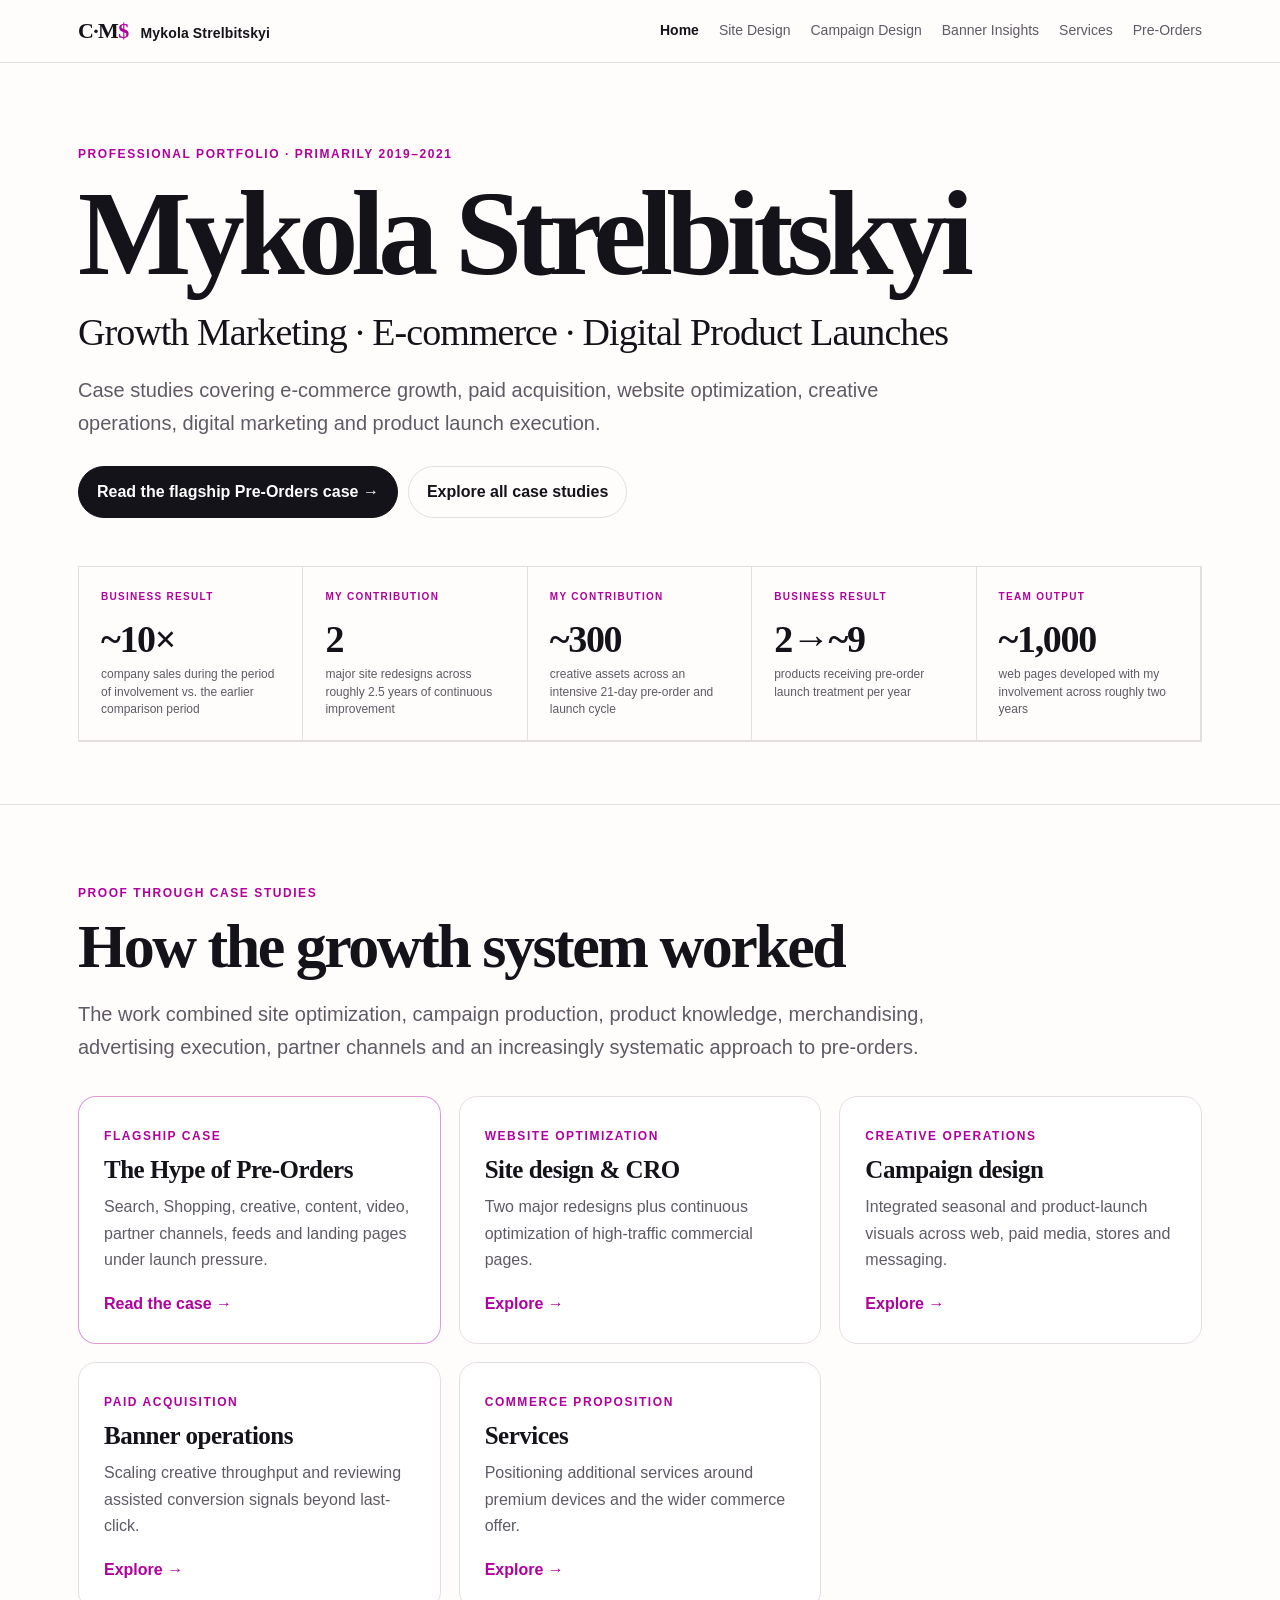
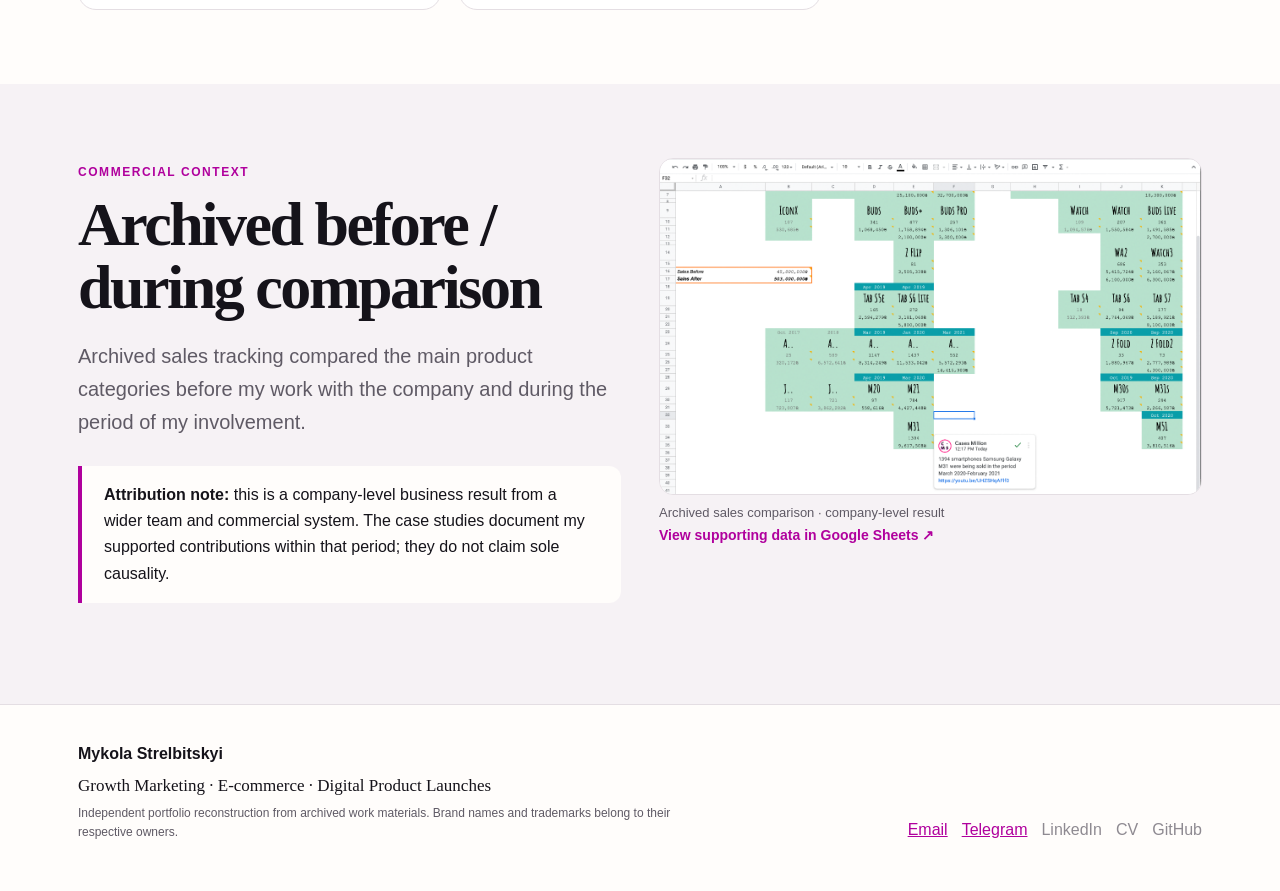
<file: index.html>
<!doctype html>
<html lang="en">
<head>
  <meta charset="utf-8">
  <meta name="viewport" content="width=device-width,initial-scale=1">
  <meta name="description" content="Mykola Strelbitskyi’s growth marketing, e-commerce and digital product launch portfolio, focused primarily on work from 2019–2021.">
  <title>Mykola Strelbitskyi · Growth Marketing &amp; E-commerce Portfolio</title>
  <link rel="stylesheet" href="styles.css">
</head>
<body>
  <a class="skip-link" href="#main-content">Skip to content</a>
  <nav class="nav" aria-label="Primary navigation">
    <div class="navin">
      <a class="brand" href="index.html" aria-label="Mykola Strelbitskyi home">
        <span class="brand-mark" aria-hidden="true">C·M<b>$</b></span>
        <span class="brand-name">Mykola Strelbitskyi</span>
      </a>
      <button class="menu" type="button" aria-label="Open navigation menu" aria-expanded="false" aria-controls="site-navigation">☰</button>
      <div class="links" id="site-navigation">
        <a class="active" aria-current="page" href="index.html">Home</a>
        <a href="site-design.html">Site Design</a>
        <a href="themed-designs.html">Campaign Design</a>
        <a href="banner-insights.html">Banner Insights</a>
        <a href="services.html">Services</a>
        <a href="preorders.html">Pre-Orders</a>
      </div>
    </div>
  </nav>

  <main id="main-content">
    <header class="hero">
      <div class="wrap">
        <div class="eyebrow">Professional portfolio · Primarily 2019–2021</div>
        <h1>Mykola Strelbitskyi</h1>
        <p class="hero-role">Growth Marketing · E-commerce · Digital Product Launches</p>
        <p class="hero-summary">Case studies covering e-commerce growth, paid acquisition, website optimization, creative operations, digital marketing and product launch execution.</p>
        <div class="actions">
          <a class="btn" href="preorders.html">Read the flagship Pre-Orders case →</a>
          <a class="btn secondary" href="#case-studies">Explore all case studies</a>
        </div>

        <div class="metrics" aria-label="Portfolio scale">
          <div class="metric">
            <span class="metric-label">Business result</span>
            <strong>~10×</strong>
            <span>company sales during the period of involvement vs. the earlier comparison period</span>
          </div>
          <div class="metric">
            <span class="metric-label">My contribution</span>
            <strong>2</strong>
            <span>major site redesigns across roughly 2.5 years of continuous improvement</span>
          </div>
          <div class="metric">
            <span class="metric-label">My contribution</span>
            <strong>~300</strong>
            <span>creative assets across an intensive 21-day pre-order and launch cycle</span>
          </div>
          <div class="metric">
            <span class="metric-label">Business result</span>
            <strong>2→~9</strong>
            <span>products receiving pre-order launch treatment per year</span>
          </div>
          <div class="metric">
            <span class="metric-label">Team output</span>
            <strong>~1,000</strong>
            <span>web pages developed with my involvement across roughly two years</span>
          </div>
        </div>
      </div>
    </header>

    <section class="section" id="case-studies">
      <div class="wrap">
        <span class="kicker">Proof through case studies</span>
        <h2>How the growth system worked</h2>
        <p class="lead">The work combined site optimization, campaign production, product knowledge, merchandising, advertising execution, partner channels and an increasingly systematic approach to pre-orders.</p>
        <div class="cards">
          <a class="card case-link" href="preorders.html">
            <span class="card-label">Flagship case</span>
            <h3>The Hype of Pre-Orders</h3>
            <p>Search, Shopping, creative, content, video, partner channels, feeds and landing pages under launch pressure.</p>
            <span class="arrow">Read the case →</span>
          </a>
          <a class="card case-link" href="site-design.html">
            <span class="card-label">Website optimization</span>
            <h3>Site design &amp; CRO</h3>
            <p>Two major redesigns plus continuous optimization of high-traffic commercial pages.</p>
            <span class="arrow">Explore →</span>
          </a>
          <a class="card case-link" href="themed-designs.html">
            <span class="card-label">Creative operations</span>
            <h3>Campaign design</h3>
            <p>Integrated seasonal and product-launch visuals across web, paid media, stores and messaging.</p>
            <span class="arrow">Explore →</span>
          </a>
          <a class="card case-link" href="banner-insights.html">
            <span class="card-label">Paid acquisition</span>
            <h3>Banner operations</h3>
            <p>Scaling creative throughput and reviewing assisted conversion signals beyond last-click.</p>
            <span class="arrow">Explore →</span>
          </a>
          <a class="card case-link" href="services.html">
            <span class="card-label">Commerce proposition</span>
            <h3>Services</h3>
            <p>Positioning additional services around premium devices and the wider commerce offer.</p>
            <span class="arrow">Explore →</span>
          </a>
        </div>
      </div>
    </section>

    <section class="section alt">
      <div class="wrap grid2 evidence-split">
        <div>
          <span class="kicker">Commercial context</span>
          <h2>Archived before / during comparison</h2>
          <p class="lead">Archived sales tracking compared the main product categories before my work with the company and during the period of my involvement.</p>
          <div class="callout"><strong>Attribution note:</strong> this is a company-level business result from a wider team and commercial system. The case studies document my supported contributions within that period; they do not claim sole causality.</div>
        </div>
        <figure class="media-figure evidence-figure">
          <button class="image-trigger js-lightbox" type="button" data-gallery="home-evidence" data-caption="Archived sales comparison · company results before and during the period of involvement" data-supporting-url="https://docs.google.com/spreadsheets/d/1Q5CJmePq2F8Fno11NoxMIWeKKb-pQm7hkST01lfGfPY/edit?usp=sharing&utm_source=HOME_page&utm_campaign=link" aria-label="Open larger archived sales comparison">
            <img loading="lazy" decoding="async" src="assets/preorders/evidence/sales-comparison.png" alt="Archived spreadsheet comparing company sales before and during the period of involvement">
          </button>
          <figcaption>Archived sales comparison · company-level result</figcaption>
          <a class="evidence-source-link" href="https://docs.google.com/spreadsheets/d/1Q5CJmePq2F8Fno11NoxMIWeKKb-pQm7hkST01lfGfPY/edit?usp=sharing&utm_source=HOME_page&utm_campaign=link" target="_blank" rel="noopener noreferrer">View supporting data in Google Sheets ↗</a>
        </figure>
      </div>
    </section>
  </main>

  <footer class="footer">
    <div class="wrap footerin">
      <div>
        <strong>Mykola Strelbitskyi</strong>
        <div class="footer-role">Growth Marketing · E-commerce · Digital Product Launches</div>
        <div class="small">Independent portfolio reconstruction from archived work materials. Brand names and trademarks belong to their respective owners.</div>
      </div>
      <div class="footer-contact" aria-label="Recruitment contact links">
        <a href="mailto:strelbitsk@gmail.com">Email</a>
        <a href="https://t.me/mbayrak" target="_blank" rel="noopener">Telegram</a>
        <!-- TODO: Add Mykola Strelbitskyi's verified LinkedIn URL when supplied. -->
        <span class="pending-link">LinkedIn</span>
        <!-- TODO: Add Mykola Strelbitskyi's CV file or URL when supplied. -->
        <span class="pending-link">CV</span>
        <!-- TODO: Add Mykola Strelbitskyi's verified GitHub profile URL when supplied. -->
        <span class="pending-link">GitHub</span>
      </div>
    </div>
  </footer>
  <script src="script.js"></script>
</body>
</html>
</file>
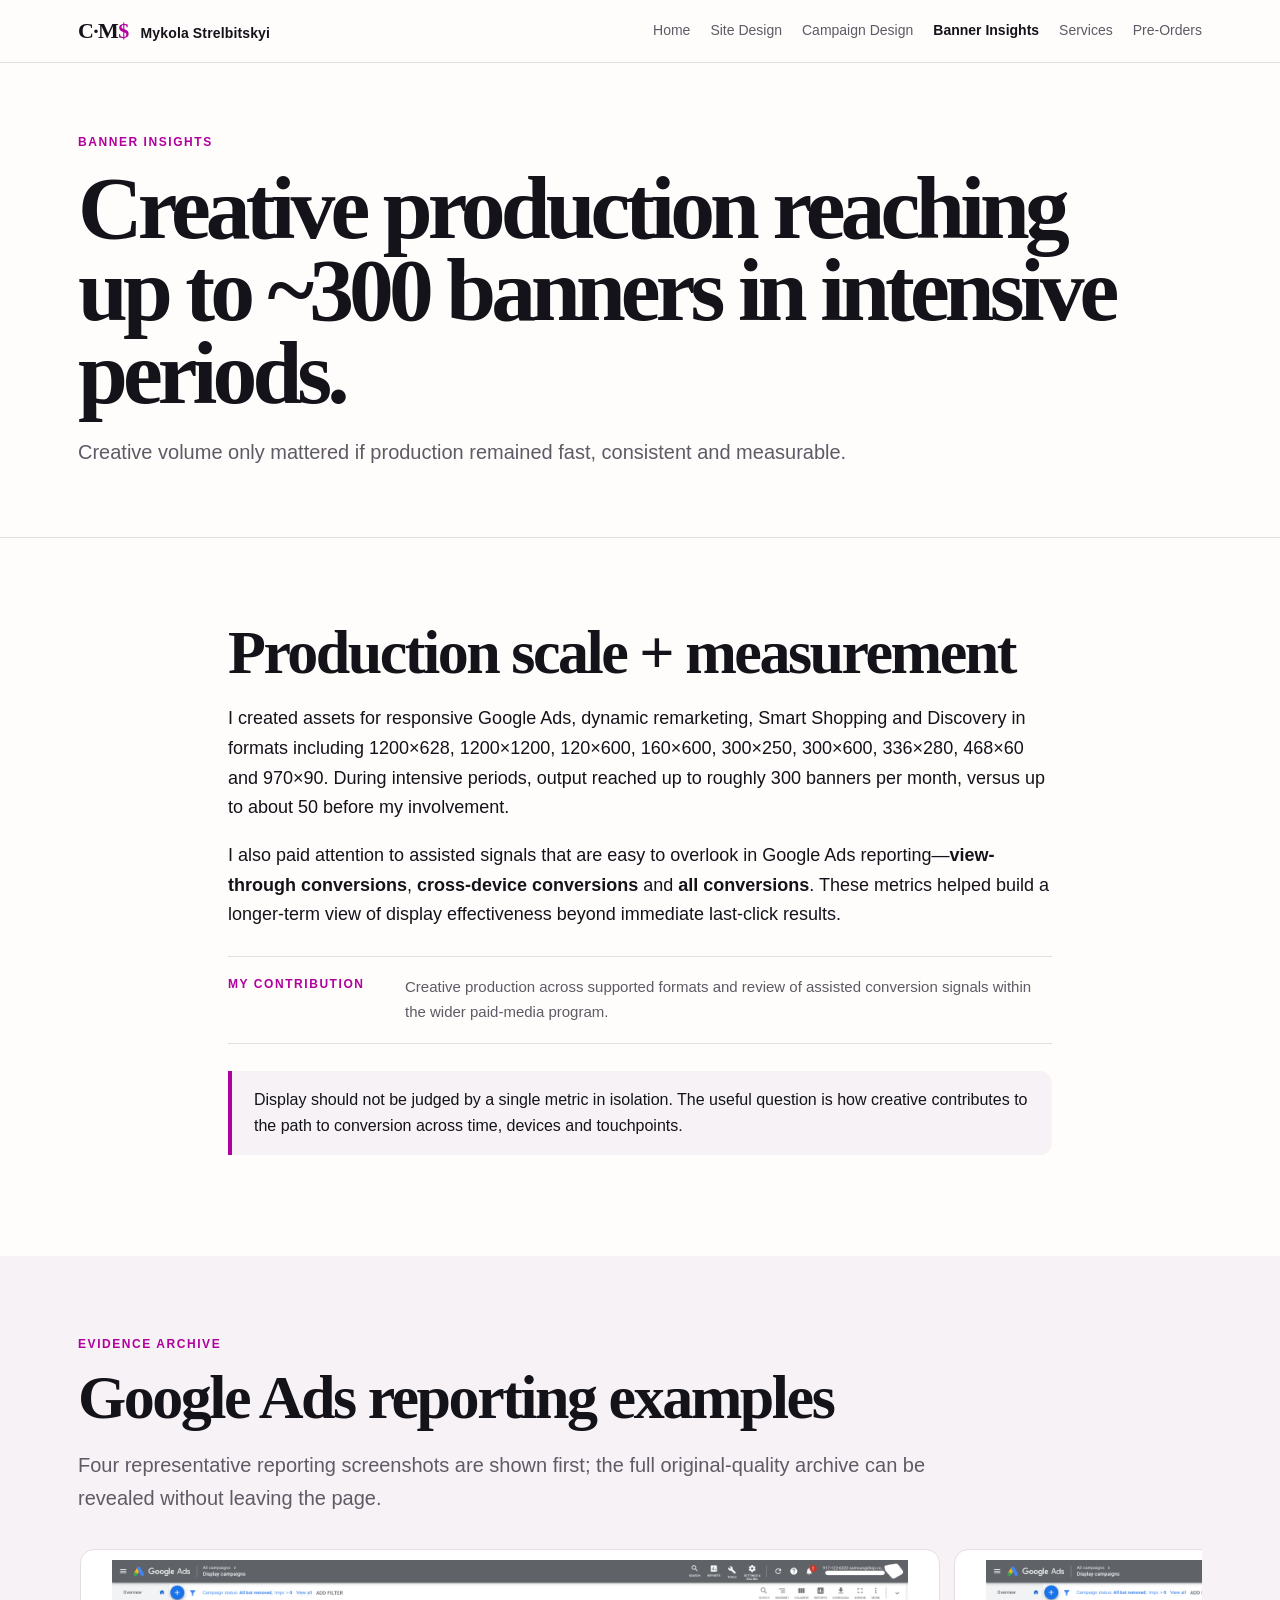
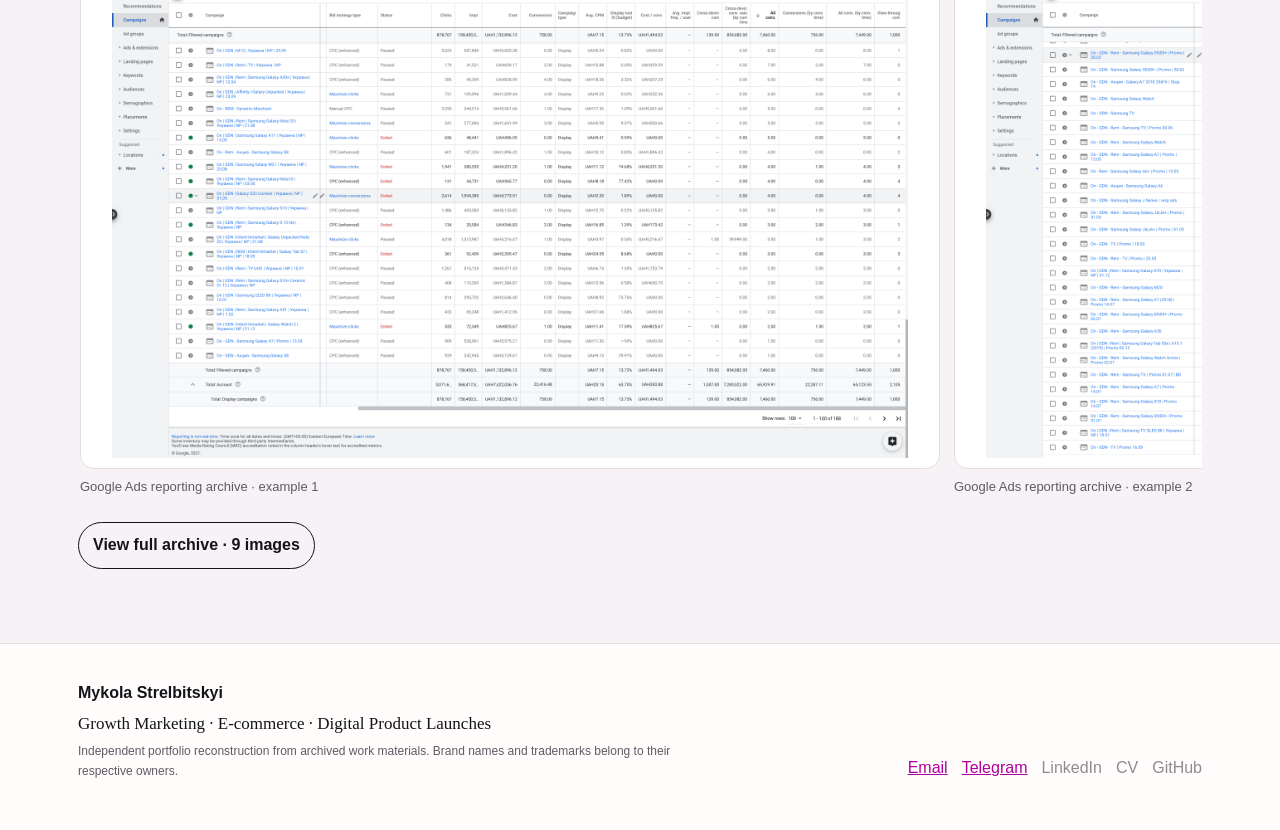
<file: banner-insights.html>
<!doctype html>
<html lang="en">
<head>
  <meta charset="utf-8">
  <meta name="viewport" content="width=device-width,initial-scale=1">
  <meta name="description" content="Mykola Strelbitskyi portfolio case study: display creative production and Google Ads measurement beyond last-click.">
  <title>Banner Insights · Mykola Strelbitskyi</title>
  <link rel="stylesheet" href="styles.css">
</head>
<body>
  <a class="skip-link" href="#main-content">Skip to content</a>
  <nav class="nav" aria-label="Primary navigation">
    <div class="navin">
      <a class="brand" href="index.html" aria-label="Mykola Strelbitskyi home"><span class="brand-mark" aria-hidden="true">C·M<b>$</b></span><span class="brand-name">Mykola Strelbitskyi</span></a>
      <button class="menu" type="button" aria-label="Open navigation menu" aria-expanded="false" aria-controls="site-navigation">☰</button>
      <div class="links" id="site-navigation"><a href="index.html">Home</a><a href="site-design.html">Site Design</a><a href="themed-designs.html">Campaign Design</a><a class="active" aria-current="page" href="banner-insights.html">Banner Insights</a><a href="services.html">Services</a><a href="preorders.html">Pre-Orders</a></div>
    </div>
  </nav>

  <main id="main-content">
    <header class="pagehero">
      <div class="wrap">
        <div class="eyebrow">Banner Insights</div>
        <h1>Creative production reaching up to ~300 banners in intensive periods.</h1>
        <p>Creative volume only mattered if production remained fast, consistent and measurable.</p>
      </div>
    </header>

    <section class="section">
      <div class="wrap prose">
        <h2>Production scale + measurement</h2>
        <p>I created assets for responsive Google Ads, dynamic remarketing, Smart Shopping and Discovery in formats including 1200×628, 1200×1200, 120×600, 160×600, 300×250, 300×600, 336×280, 468×60 and 970×90. During intensive periods, output reached up to roughly 300 banners per month, versus up to about 50 before my involvement.</p>
        <p>I also paid attention to assisted signals that are easy to overlook in Google Ads reporting—<strong>view-through conversions</strong>, <strong>cross-device conversions</strong> and <strong>all conversions</strong>. These metrics helped build a longer-term view of display effectiveness beyond immediate last-click results.</p>
        <div class="scope-note"><span>My contribution</span><p>Creative production across supported formats and review of assisted conversion signals within the wider paid-media program.</p></div>
        <div class="callout">Display should not be judged by a single metric in isolation. The useful question is how creative contributes to the path to conversion across time, devices and touchpoints.</div>
      </div>
    </section>

    <section class="section alt">
      <div class="wrap">
        <span class="kicker">Evidence archive</span>
        <h2>Google Ads reporting examples</h2>
        <p class="lead">Four representative reporting screenshots are shown first; the full original-quality archive can be revealed without leaving the page.</p>
        <div class="archive" data-archive>
          <div class="archive-track" id="banner-insights-archive">
            <figure class="archive-item"><button class="image-trigger js-lightbox" type="button" data-gallery="banner-insights" data-caption="Google Ads reporting archive · example 1" aria-label="Open Google Ads reporting example 1"><img loading="lazy" decoding="async" src="assets/banner-insights/insights-01.png" alt="Archived Google Ads campaign reporting screenshot example 1"></button><figcaption>Google Ads reporting archive · example 1</figcaption></figure>
            <figure class="archive-item"><button class="image-trigger js-lightbox" type="button" data-gallery="banner-insights" data-caption="Google Ads reporting archive · example 2" aria-label="Open Google Ads reporting example 2"><img loading="lazy" decoding="async" src="assets/banner-insights/insights-02.png" alt="Archived Google Ads campaign reporting screenshot example 2"></button><figcaption>Google Ads reporting archive · example 2</figcaption></figure>
            <figure class="archive-item"><button class="image-trigger js-lightbox" type="button" data-gallery="banner-insights" data-caption="Google Ads reporting archive · example 3" aria-label="Open Google Ads reporting example 3"><img loading="lazy" decoding="async" src="assets/banner-insights/insights-03.png" alt="Archived Google Ads campaign reporting screenshot example 3"></button><figcaption>Google Ads reporting archive · example 3</figcaption></figure>
            <figure class="archive-item"><button class="image-trigger js-lightbox" type="button" data-gallery="banner-insights" data-caption="Google Ads reporting archive · example 4" aria-label="Open Google Ads reporting example 4"><img loading="lazy" decoding="async" src="assets/banner-insights/insights-04.png" alt="Archived Google Ads campaign reporting screenshot example 4"></button><figcaption>Google Ads reporting archive · example 4</figcaption></figure>
            <figure class="archive-item" data-archive-extra hidden><button class="image-trigger js-lightbox" type="button" data-gallery="banner-insights" data-caption="Google Ads reporting archive · example 5" aria-label="Open Google Ads reporting example 5"><img decoding="async" data-src="assets/banner-insights/insights-05.png" alt="Archived Google Ads campaign reporting screenshot example 5"></button><figcaption>Google Ads reporting archive · example 5</figcaption></figure>
            <figure class="archive-item" data-archive-extra hidden><button class="image-trigger js-lightbox" type="button" data-gallery="banner-insights" data-caption="Google Ads reporting archive · example 6" aria-label="Open Google Ads reporting example 6"><img decoding="async" data-src="assets/banner-insights/insights-06.png" alt="Archived Google Ads campaign reporting screenshot example 6"></button><figcaption>Google Ads reporting archive · example 6</figcaption></figure>
            <figure class="archive-item" data-archive-extra hidden><button class="image-trigger js-lightbox" type="button" data-gallery="banner-insights" data-caption="Google Ads reporting archive · example 7" aria-label="Open Google Ads reporting example 7"><img decoding="async" data-src="assets/banner-insights/insights-07.png" alt="Archived Google Ads campaign reporting screenshot example 7"></button><figcaption>Google Ads reporting archive · example 7</figcaption></figure>
            <figure class="archive-item" data-archive-extra hidden><button class="image-trigger js-lightbox" type="button" data-gallery="banner-insights" data-caption="Google Ads reporting archive · example 8" aria-label="Open Google Ads reporting example 8"><img decoding="async" data-src="assets/banner-insights/insights-08.png" alt="Archived Google Ads campaign reporting screenshot example 8"></button><figcaption>Google Ads reporting archive · example 8</figcaption></figure>
            <figure class="archive-item" data-archive-extra hidden><button class="image-trigger js-lightbox" type="button" data-gallery="banner-insights" data-caption="Google Ads reporting archive · example 9" aria-label="Open Google Ads reporting example 9"><img decoding="async" data-src="assets/banner-insights/insights-09.png" alt="Archived Google Ads campaign reporting screenshot example 9"></button><figcaption>Google Ads reporting archive · example 9</figcaption></figure>
          </div>
          <button class="archive-toggle" type="button" data-archive-toggle aria-expanded="false" aria-controls="banner-insights-archive" data-show-label="View full archive · 9 images" data-hide-label="Show representative examples">View full archive · 9 images</button>
        </div>
      </div>
    </section>
  </main>

  <footer class="footer"><div class="wrap footerin"><div><strong>Mykola Strelbitskyi</strong><div class="footer-role">Growth Marketing · E-commerce · Digital Product Launches</div><div class="small">Independent portfolio reconstruction from archived work materials. Brand names and trademarks belong to their respective owners.</div></div><div class="footer-contact" aria-label="Recruitment contact links"><a href="mailto:strelbitsk@gmail.com">Email</a><a href="https://t.me/mbayrak" target="_blank" rel="noopener">Telegram</a><!-- TODO: Add Mykola Strelbitskyi's verified LinkedIn URL when supplied. --><span class="pending-link">LinkedIn</span><!-- TODO: Add Mykola Strelbitskyi's CV file or URL when supplied. --><span class="pending-link">CV</span><!-- TODO: Add Mykola Strelbitskyi's verified GitHub profile URL when supplied. --><span class="pending-link">GitHub</span></div></div></footer>
  <script src="script.js"></script>
</body>
</html>
</file>
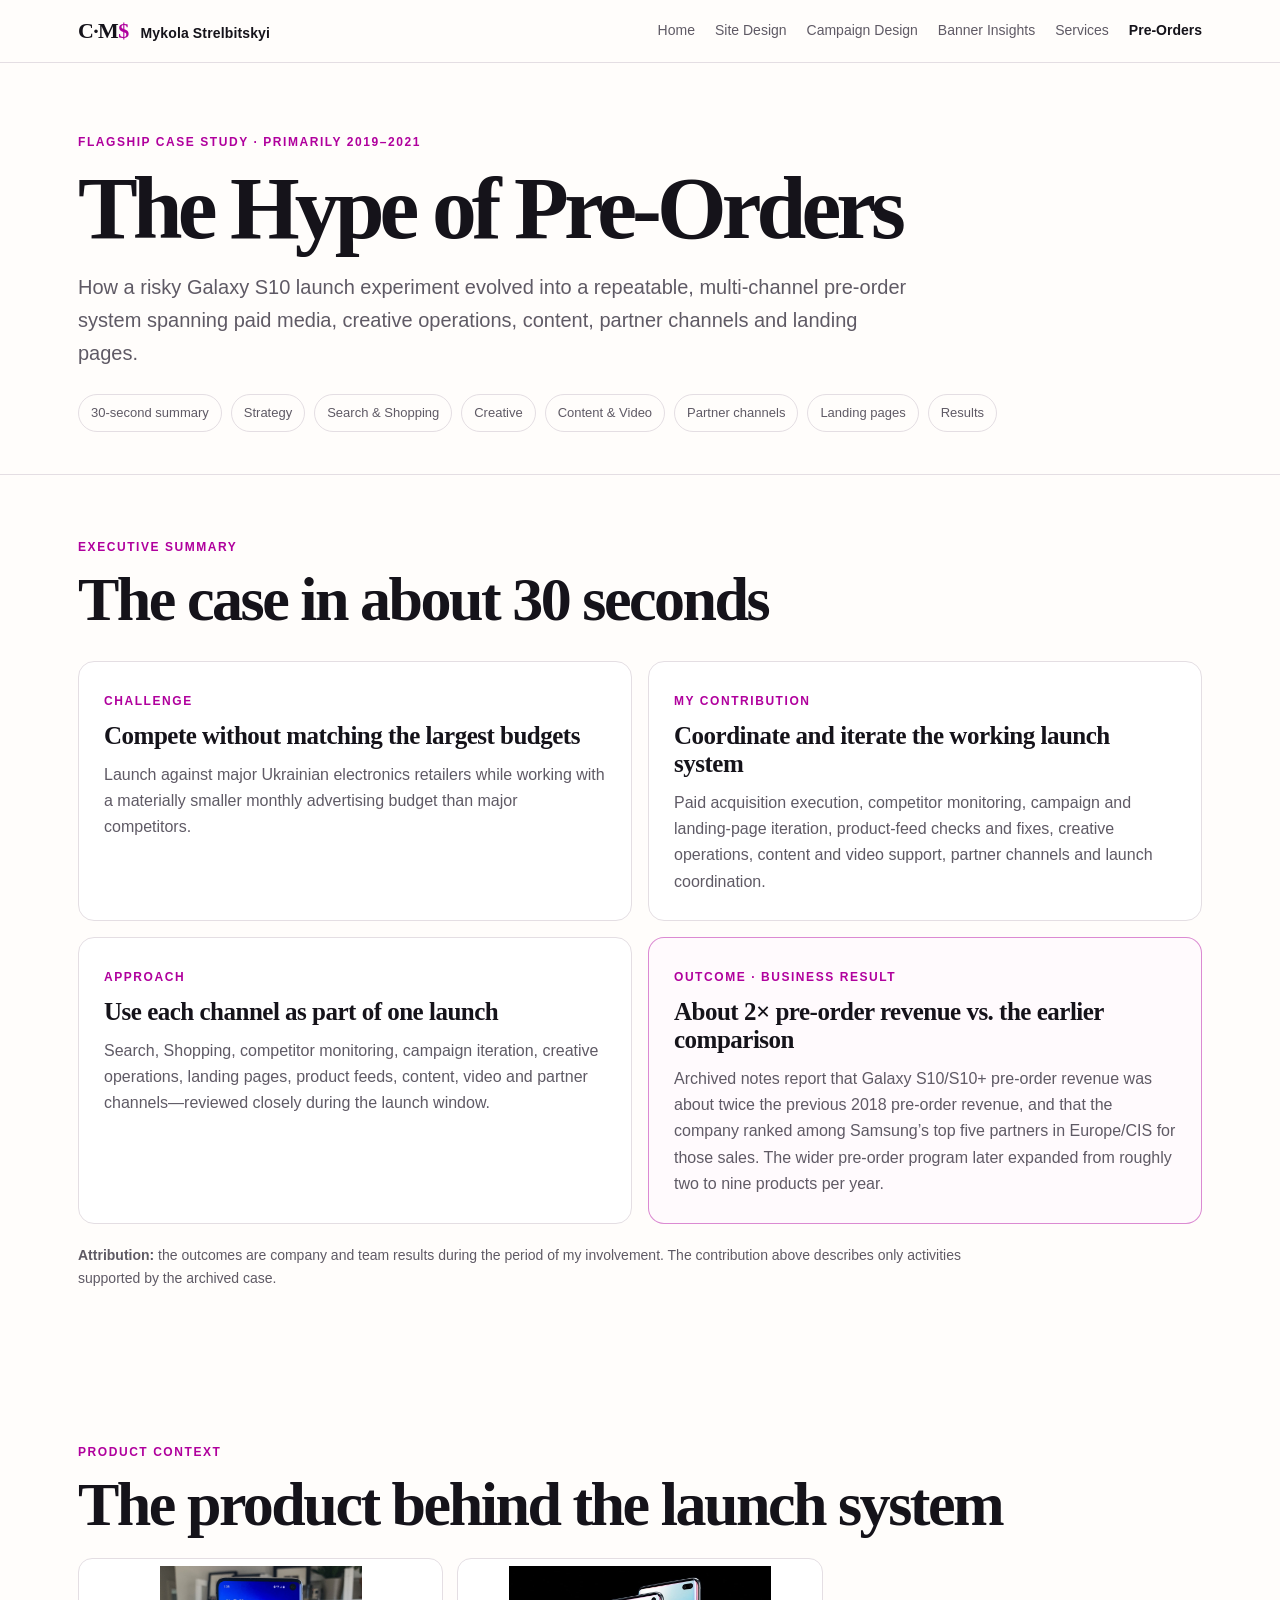
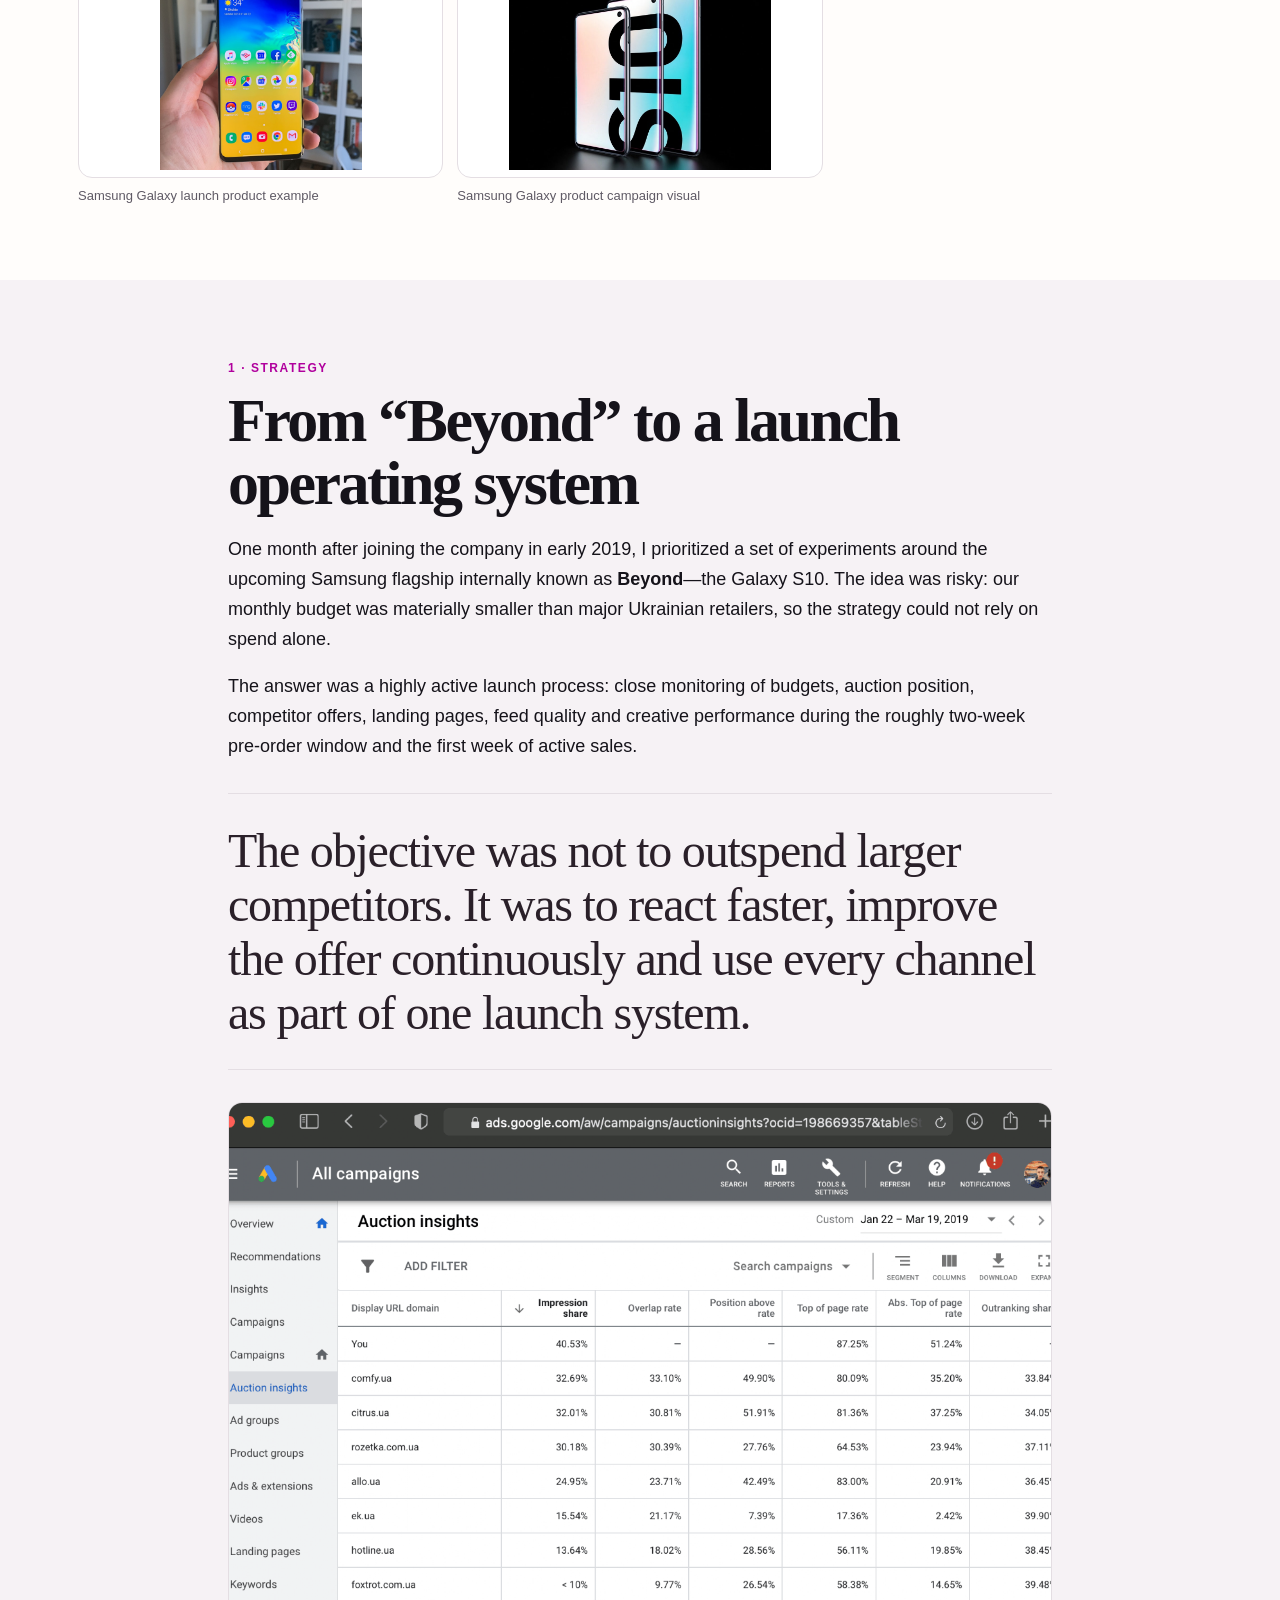
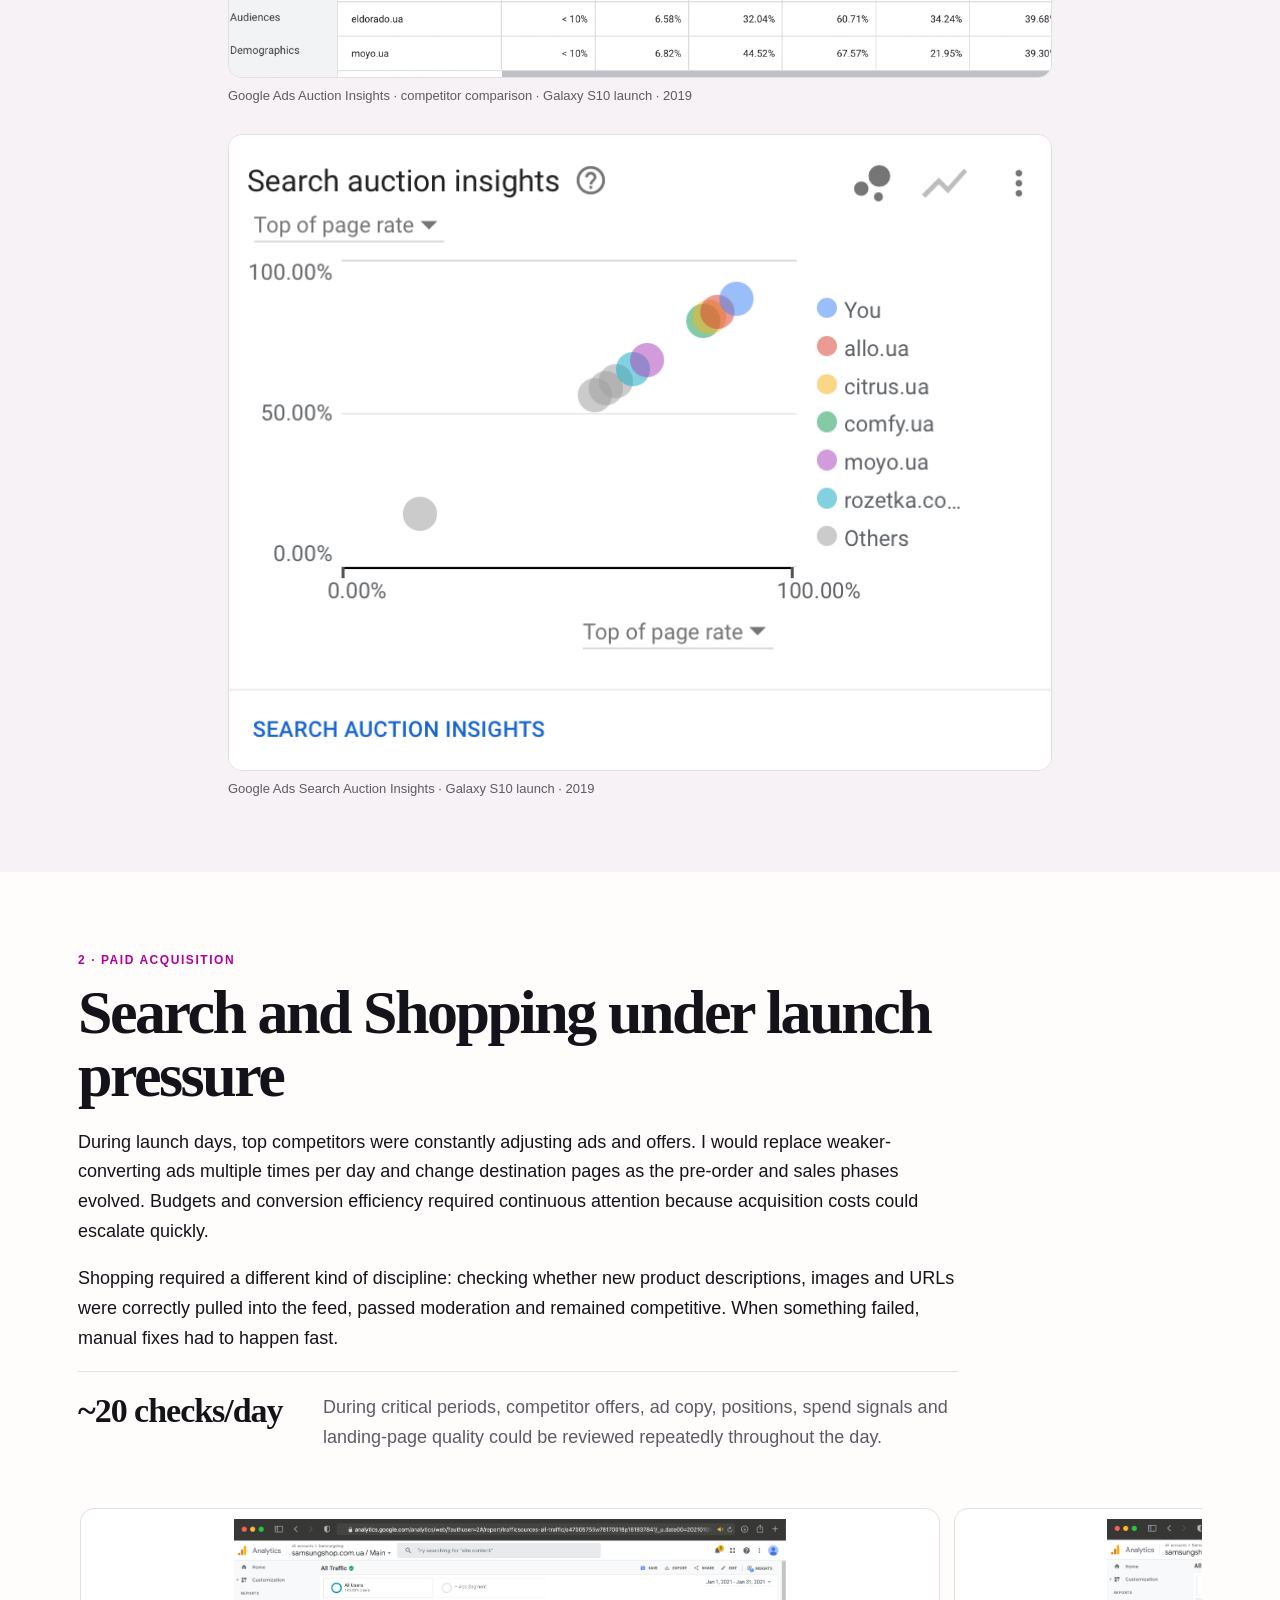
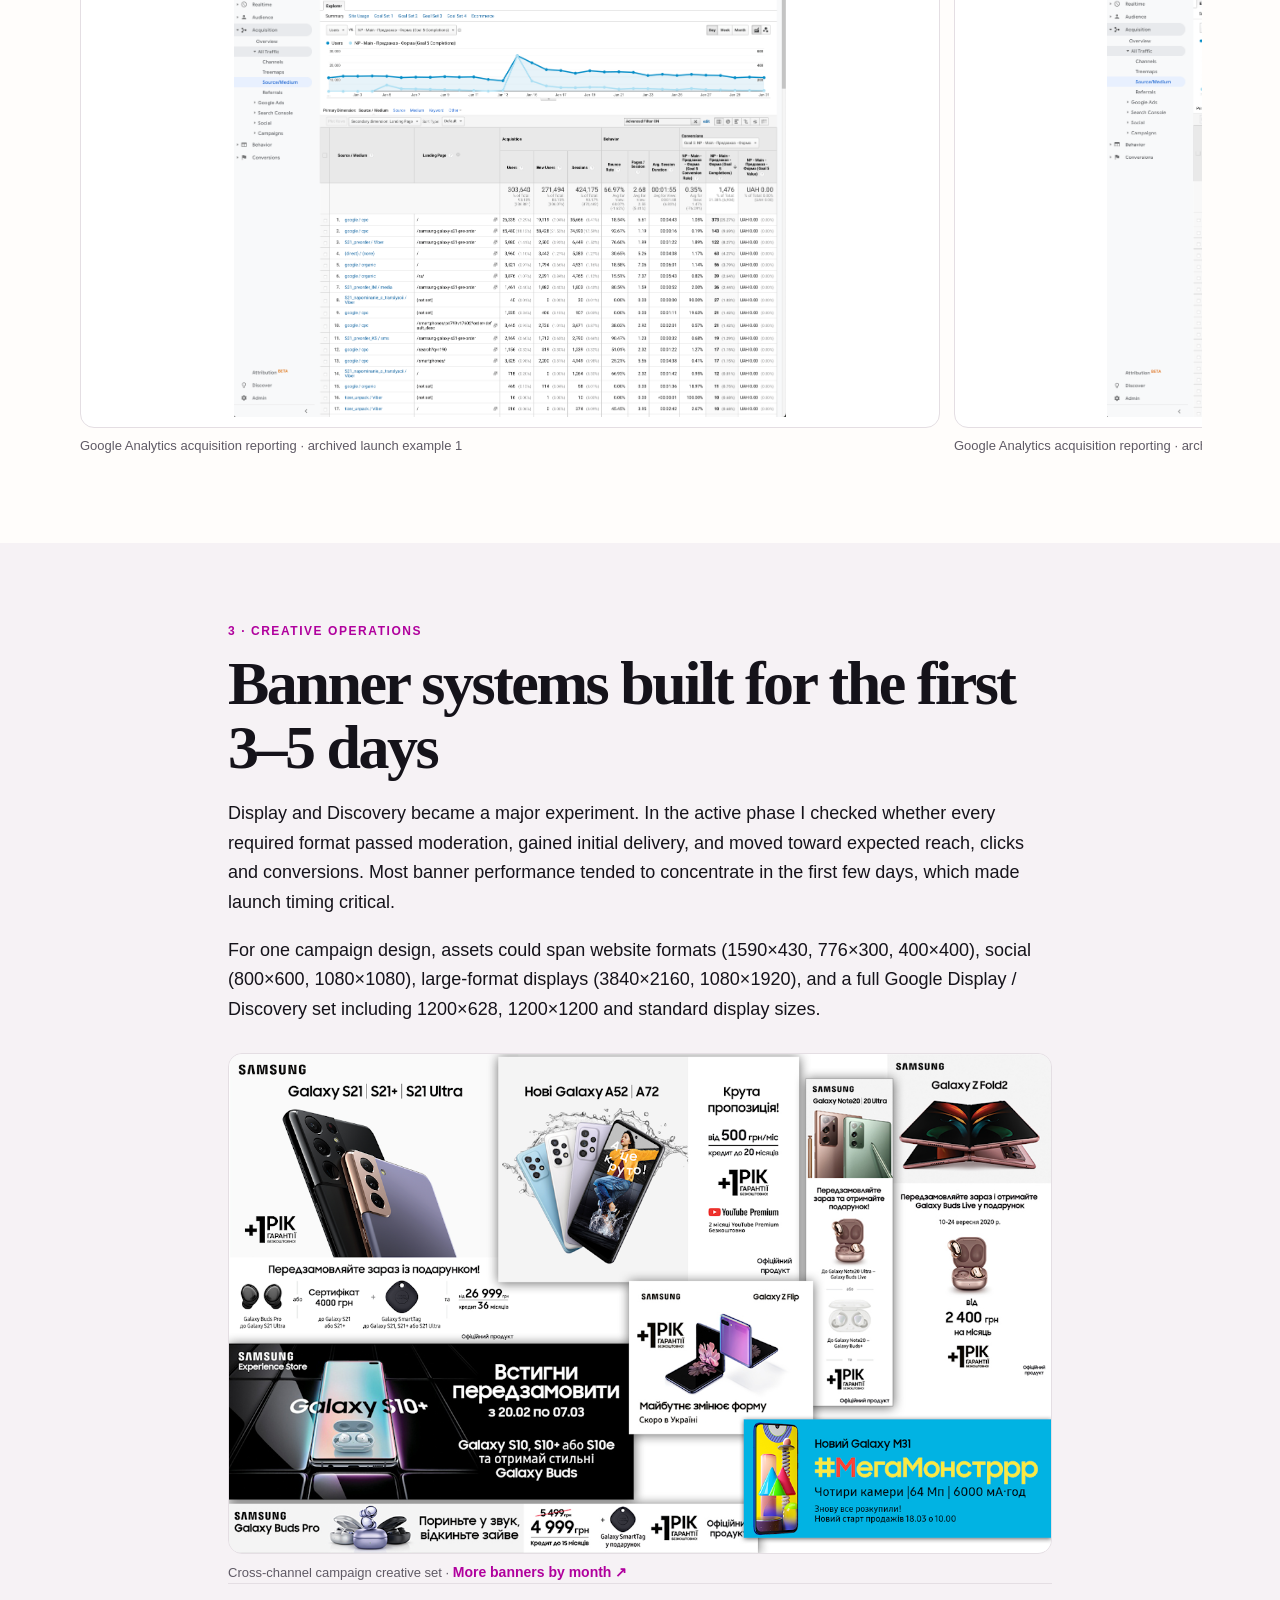
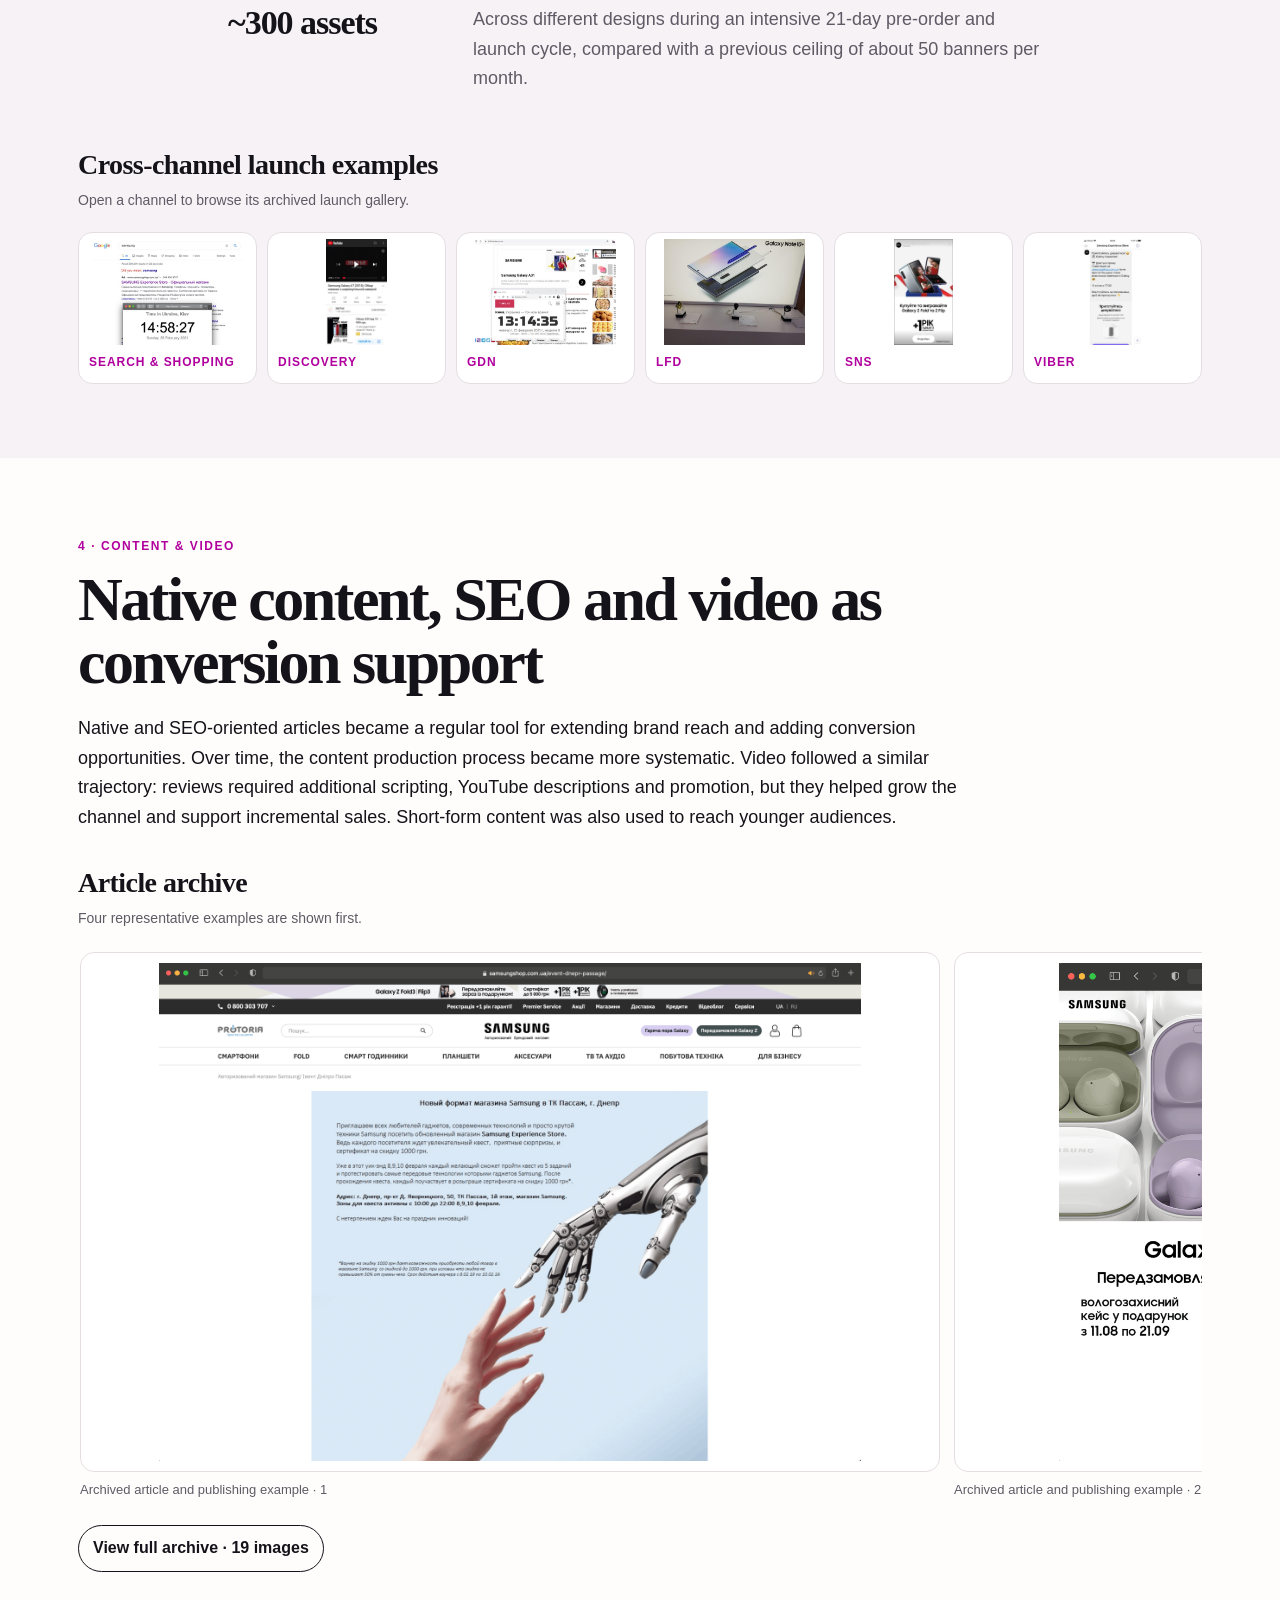
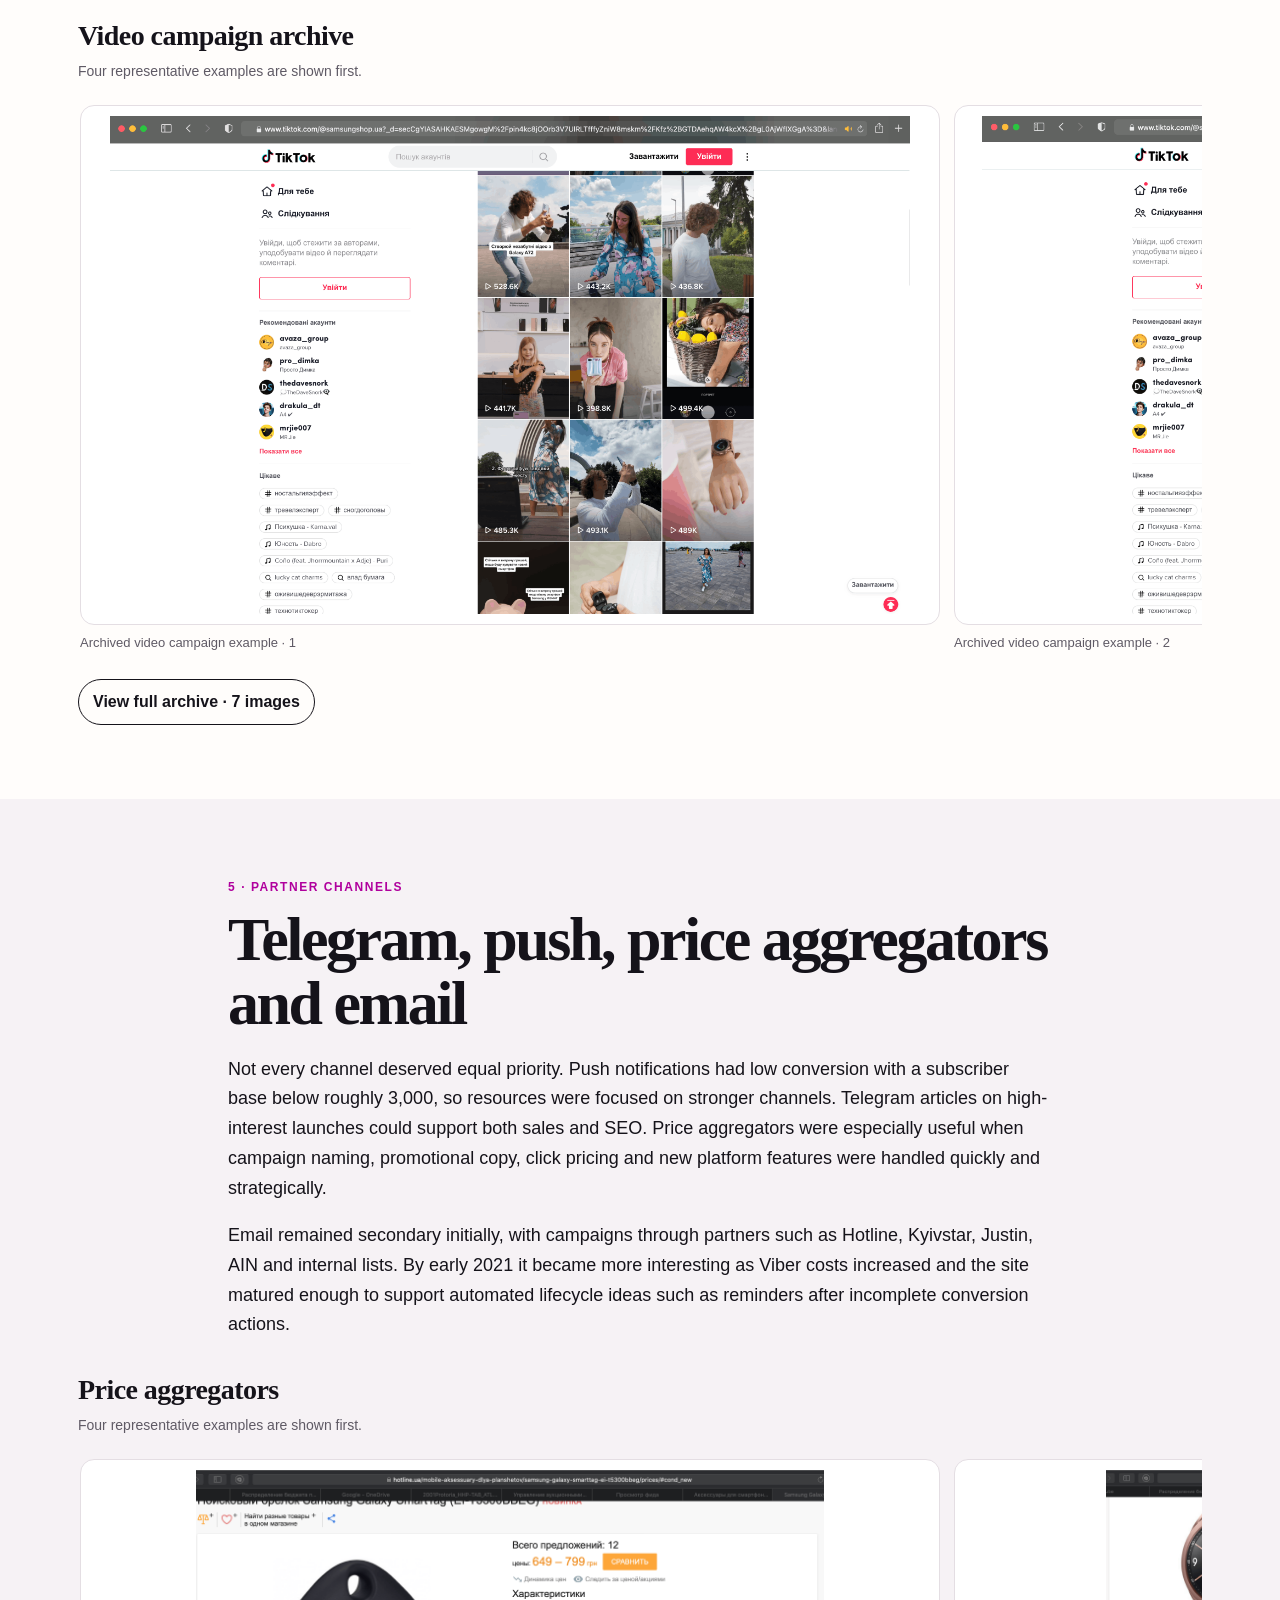
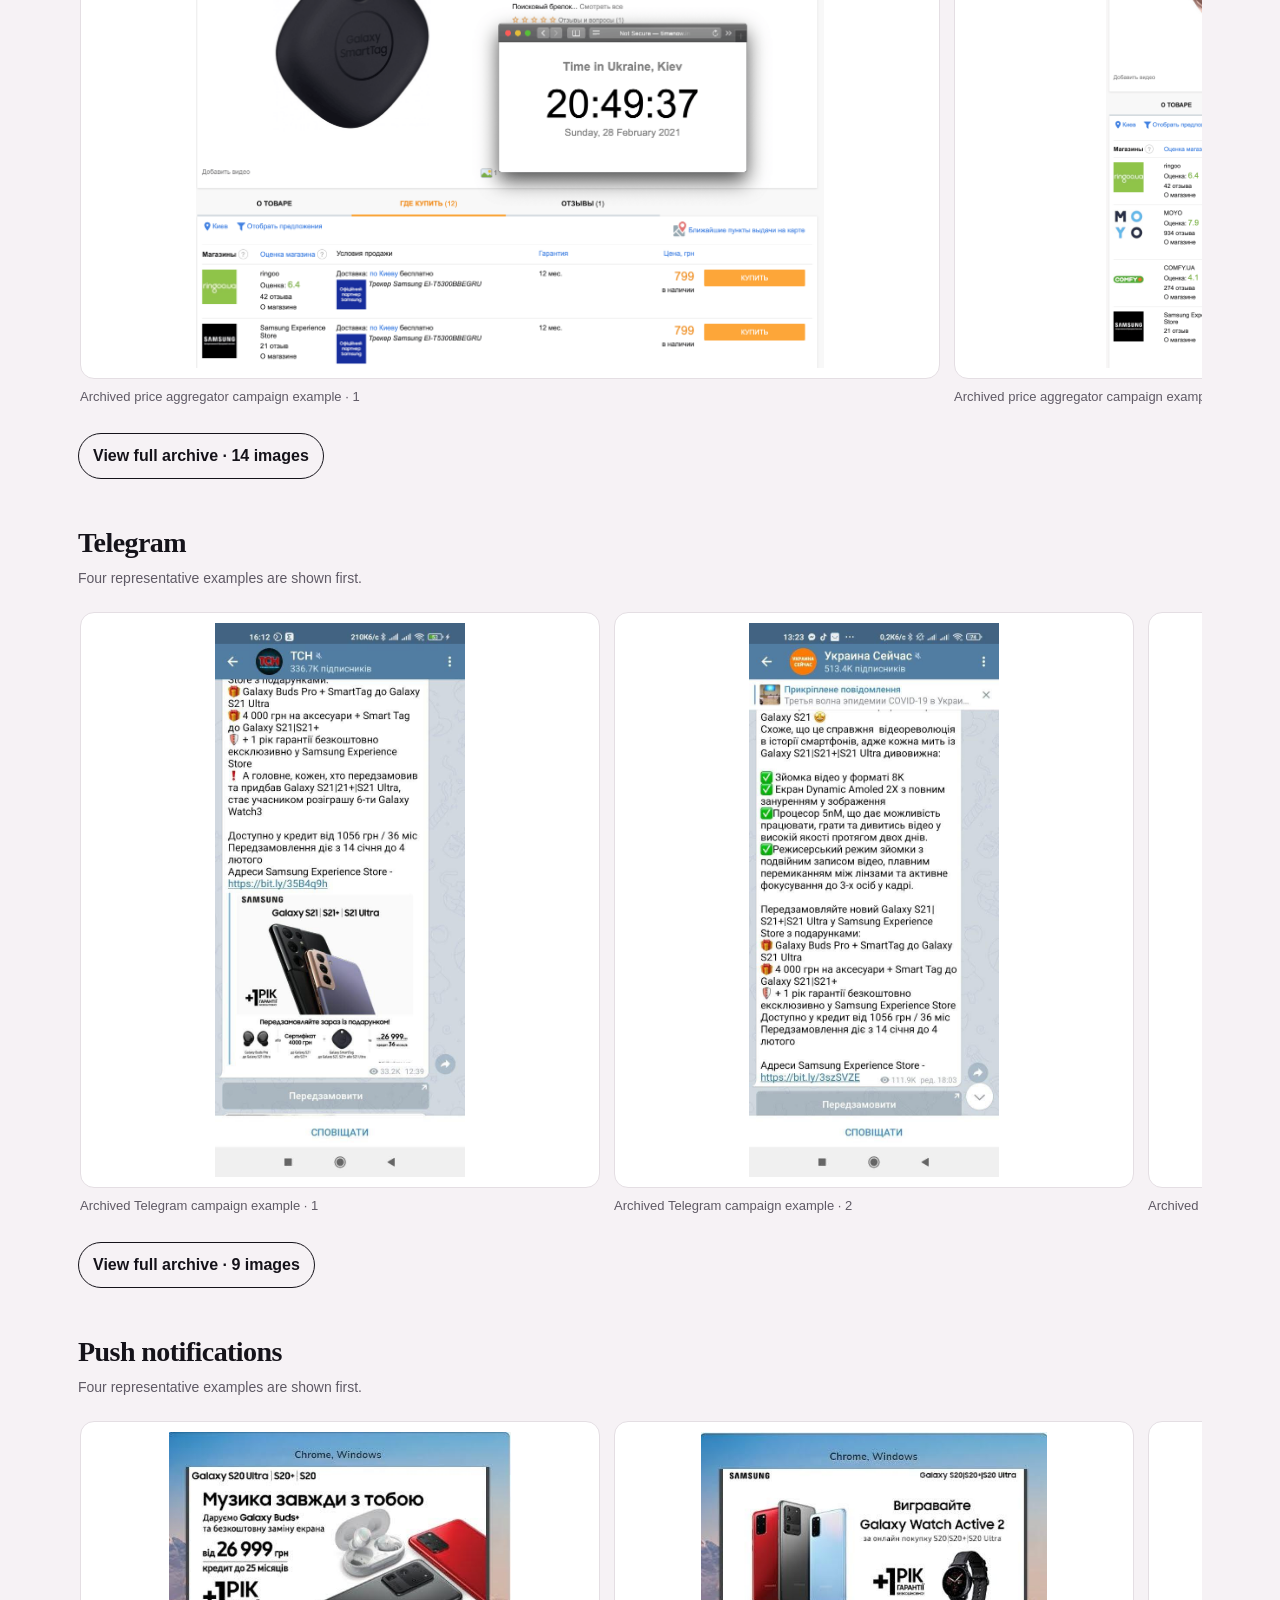
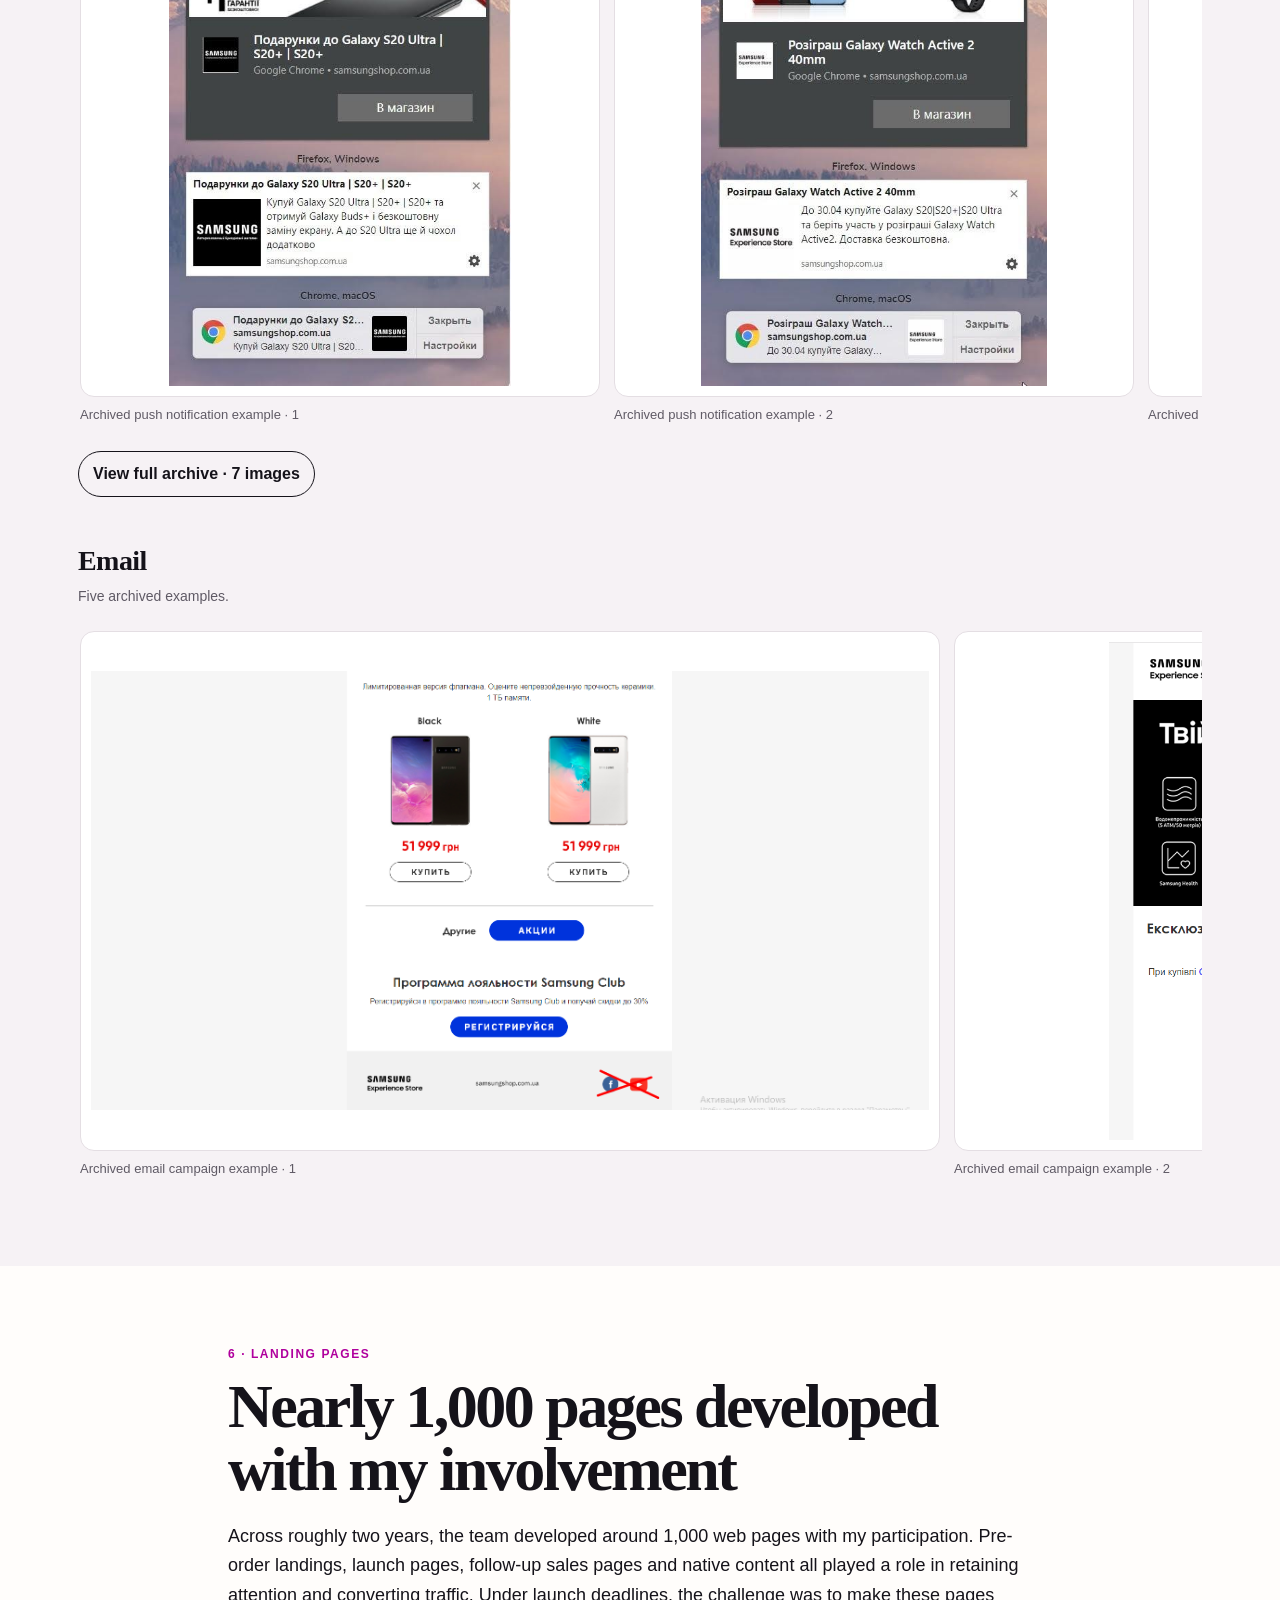
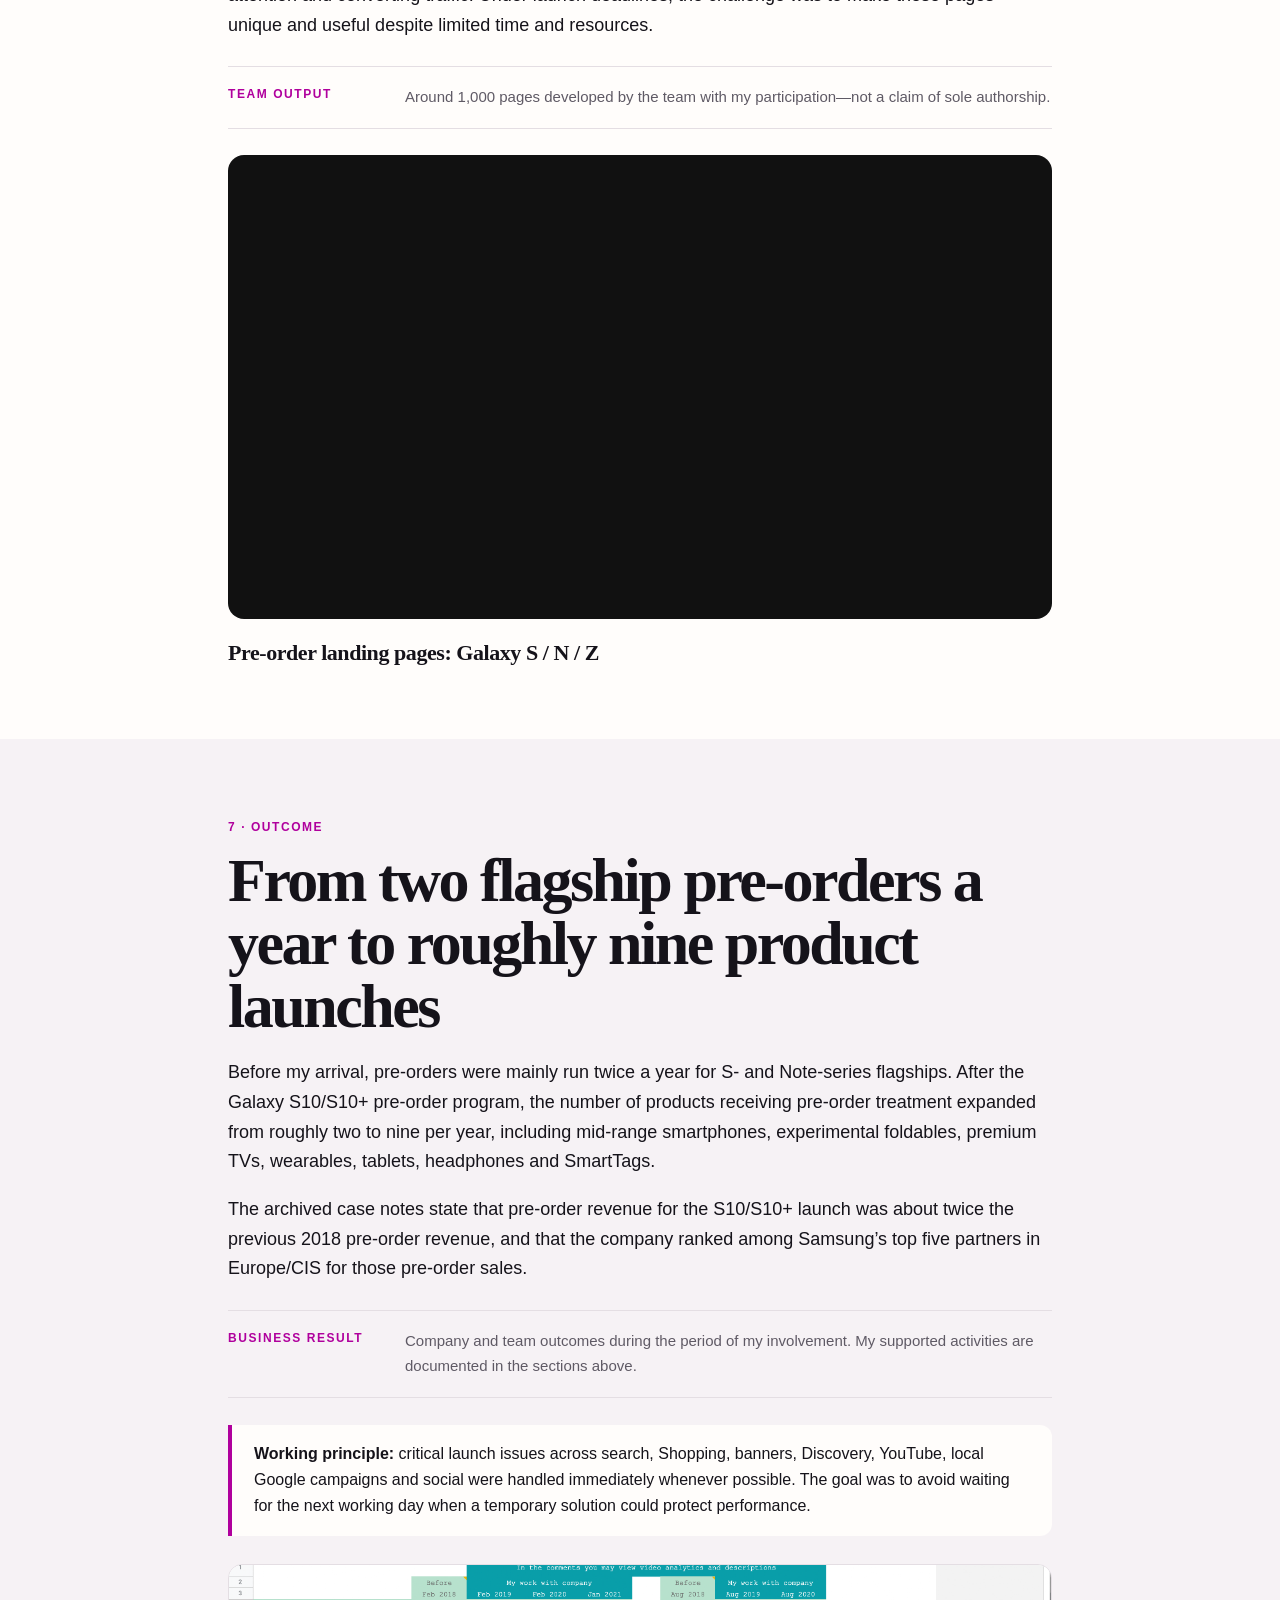
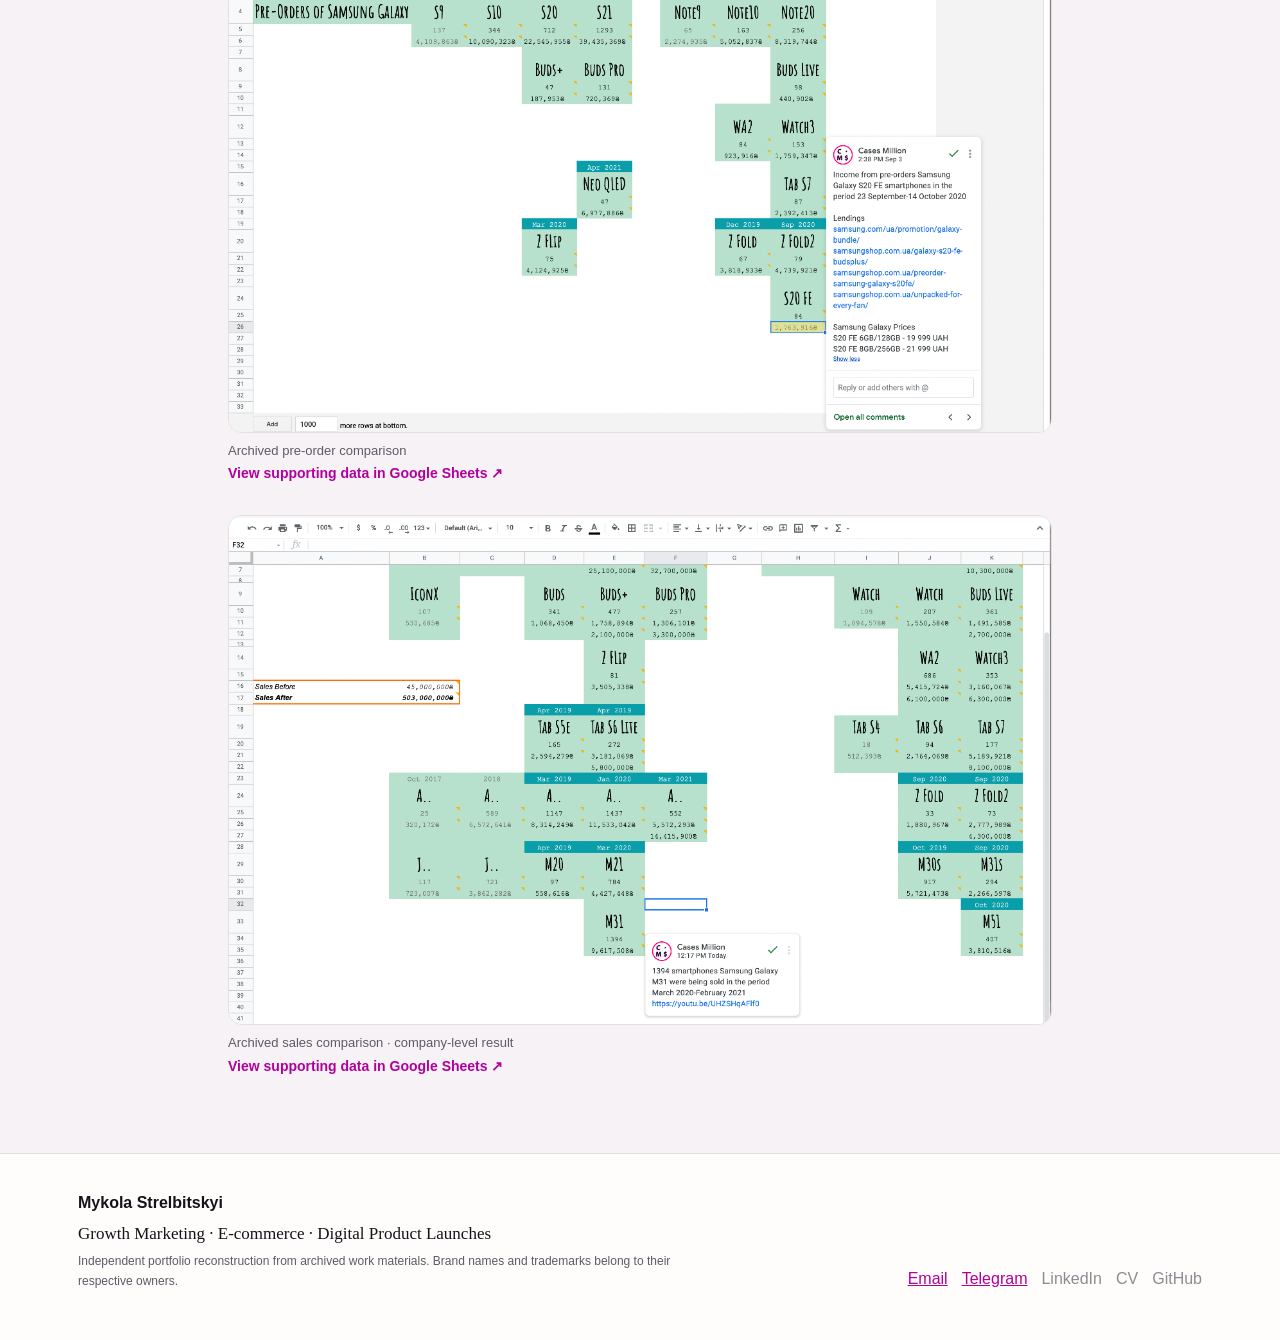
<file: preorders.html>
<!doctype html>
<html lang="en">
<head>
  <meta charset="utf-8">
  <meta name="viewport" content="width=device-width,initial-scale=1">
  <meta name="description" content="The Hype of Pre-Orders: Mykola Strelbitskyi’s flagship growth marketing and e-commerce product launch case study.">
  <title>The Hype of Pre-Orders · Mykola Strelbitskyi</title>
  <link rel="stylesheet" href="styles.css">
</head>
<body>
  <a class="skip-link" href="#main-content">Skip to content</a>
  <nav class="nav" aria-label="Primary navigation">
    <div class="navin">
      <a class="brand" href="index.html" aria-label="Mykola Strelbitskyi home"><span class="brand-mark" aria-hidden="true">C·M<b>$</b></span><span class="brand-name">Mykola Strelbitskyi</span></a>
      <button class="menu" type="button" aria-label="Open navigation menu" aria-expanded="false" aria-controls="site-navigation">☰</button>
      <div class="links" id="site-navigation"><a href="index.html">Home</a><a href="site-design.html">Site Design</a><a href="themed-designs.html">Campaign Design</a><a href="banner-insights.html">Banner Insights</a><a href="services.html">Services</a><a class="active" aria-current="page" href="preorders.html">Pre-Orders</a></div>
    </div>
  </nav>

  <main id="main-content">
    <header class="pagehero preorder-hero">
      <div class="wrap">
        <div class="eyebrow">Flagship case study · Primarily 2019–2021</div>
        <h1>The Hype of Pre-Orders</h1>
        <p>How a risky Galaxy S10 launch experiment evolved into a repeatable, multi-channel pre-order system spanning paid media, creative operations, content, partner channels and landing pages.</p>
        <nav class="toc" aria-label="Case study sections">
          <a href="#summary">30-second summary</a><a href="#strategy">Strategy</a><a href="#search">Search &amp; Shopping</a><a href="#creative">Creative</a><a href="#content">Content &amp; Video</a><a href="#partners">Partner channels</a><a href="#landing">Landing pages</a><a href="#results">Results</a>
        </nav>
      </div>
    </header>

    <section class="section summary-section" id="summary">
      <div class="wrap">
        <span class="kicker">Executive summary</span>
        <h2>The case in about 30 seconds</h2>
        <div class="summary-grid">
          <article class="summary-card">
            <span>Challenge</span>
            <h3>Compete without matching the largest budgets</h3>
            <p>Launch against major Ukrainian electronics retailers while working with a materially smaller monthly advertising budget than major competitors.</p>
          </article>
          <article class="summary-card">
            <span>My contribution</span>
            <h3>Coordinate and iterate the working launch system</h3>
            <p>Paid acquisition execution, competitor monitoring, campaign and landing-page iteration, product-feed checks and fixes, creative operations, content and video support, partner channels and launch coordination.</p>
          </article>
          <article class="summary-card">
            <span>Approach</span>
            <h3>Use each channel as part of one launch</h3>
            <p>Search, Shopping, competitor monitoring, campaign iteration, creative operations, landing pages, product feeds, content, video and partner channels—reviewed closely during the launch window.</p>
          </article>
          <article class="summary-card result-card">
            <span>Outcome · Business result</span>
            <h3>About 2× pre-order revenue vs. the earlier comparison</h3>
            <p>Archived notes report that Galaxy S10/S10+ pre-order revenue was about twice the previous 2018 pre-order revenue, and that the company ranked among Samsung’s top five partners in Europe/CIS for those sales. The wider pre-order program later expanded from roughly two to nine products per year.</p>
          </article>
        </div>
        <p class="attribution-line"><strong>Attribution:</strong> the outcomes are company and team results during the period of my involvement. The contribution above describes only activities supported by the archived case.</p>
      </div>
    </section>

    <section class="section visual-break" aria-labelledby="product-context-title">
      <div class="wrap">
        <span class="kicker">Product context</span>
        <h2 id="product-context-title">The product behind the launch system</h2>
        <div class="image-grid intro-visuals">
          <figure class="media-figure"><button class="image-trigger js-lightbox" type="button" data-gallery="product-context" data-caption="Samsung Galaxy launch product example" aria-label="Open larger Samsung Galaxy launch product example"><img loading="lazy" decoding="async" src="assets/preorders/launch/launch-01.jpeg" alt="Samsung Galaxy smartphone shown in hand"></button><figcaption>Samsung Galaxy launch product example</figcaption></figure>
          <figure class="media-figure"><button class="image-trigger js-lightbox" type="button" data-gallery="product-context" data-caption="Samsung Galaxy product campaign visual" aria-label="Open larger Samsung Galaxy product campaign visual"><img loading="lazy" decoding="async" src="assets/preorders/launch/launch-08.jpeg" alt="Three Samsung Galaxy smartphones shown against a black background"></button><figcaption>Samsung Galaxy product campaign visual</figcaption></figure>
        </div>
      </div>
    </section>

    <section class="section alt" id="strategy">
      <div class="wrap prose">
        <span class="kicker">1 · Strategy</span>
        <h2>From “Beyond” to a launch operating system</h2>
        <p>One month after joining the company in early 2019, I prioritized a set of experiments around the upcoming Samsung flagship internally known as <strong>Beyond</strong>—the Galaxy S10. The idea was risky: our monthly budget was materially smaller than major Ukrainian retailers, so the strategy could not rely on spend alone.</p>
        <p>The answer was a highly active launch process: close monitoring of budgets, auction position, competitor offers, landing pages, feed quality and creative performance during the roughly two-week pre-order window and the first week of active sales.</p>
        <div class="bigquote">The objective was not to outspend larger competitors. It was to react faster, improve the offer continuously and use every channel as part of one launch system.</div>
        <figure class="media-figure evidence-figure">
          <button class="image-trigger js-lightbox" type="button" data-gallery="strategy-evidence" data-caption="Google Ads Auction Insights · competitor comparison · Galaxy S10 launch · 2019" aria-label="Open larger Google Ads Auction Insights competitor comparison">
            <img loading="lazy" decoding="async" src="assets/preorders/evidence/competitors-in-ads.png" alt="Google Ads Auction Insights table comparing competitor visibility during the Galaxy S10 launch case">
          </button>
          <figcaption>Google Ads Auction Insights · competitor comparison · Galaxy S10 launch · 2019</figcaption>
        </figure>
        <figure class="media-figure evidence-figure">
          <button class="image-trigger js-lightbox" type="button" data-gallery="strategy-evidence" data-caption="Google Ads Search Auction Insights · Galaxy S10 launch · 2019" aria-label="Open larger Google Ads Search Auction Insights image">
            <img loading="lazy" decoding="async" src="assets/preorders/evidence/auction-insights.png" alt="Google Ads Search Auction Insights chart from the Galaxy S10 launch case">
          </button>
          <figcaption>Google Ads Search Auction Insights · Galaxy S10 launch · 2019</figcaption>
        </figure>
      </div>
    </section>

    <section class="section" id="search">
      <div class="wrap">
        <div class="prose">
          <span class="kicker">2 · Paid acquisition</span>
          <h2>Search and Shopping under launch pressure</h2>
          <p>During launch days, top competitors were constantly adjusting ads and offers. I would replace weaker-converting ads multiple times per day and change destination pages as the pre-order and sales phases evolved. Budgets and conversion efficiency required continuous attention because acquisition costs could escalate quickly.</p>
          <p>Shopping required a different kind of discipline: checking whether new product descriptions, images and URLs were correctly pulled into the feed, passed moderation and remained competitive. When something failed, manual fixes had to happen fast.</p>
          <div class="statline"><strong>~20 checks/day</strong><p>During critical periods, competitor offers, ad copy, positions, spend signals and landing-page quality could be reviewed repeatedly throughout the day.</p></div>
        </div>
        <div class="archive" aria-label="Analytics evidence">
          <div class="archive-track">
            <figure class="archive-item"><button class="image-trigger js-lightbox" type="button" data-gallery="preorder-analytics" data-caption="Google Analytics acquisition reporting · archived launch example 1" aria-label="Open analytics reporting example 1"><img loading="lazy" decoding="async" src="assets/preorders/analytics/analytics-01.png" alt="Archived Google Analytics acquisition report for a pre-order launch"></button><figcaption>Google Analytics acquisition reporting · archived launch example 1</figcaption></figure>
            <figure class="archive-item"><button class="image-trigger js-lightbox" type="button" data-gallery="preorder-analytics" data-caption="Google Analytics acquisition reporting · archived launch example 2" aria-label="Open analytics reporting example 2"><img loading="lazy" decoding="async" src="assets/preorders/analytics/analytics-02.png" alt="Archived Google Analytics acquisition report for a launch registration campaign"></button><figcaption>Google Analytics acquisition reporting · archived launch example 2</figcaption></figure>
          </div>
        </div>
      </div>
    </section>

    <section class="section alt" id="creative">
      <div class="wrap prose">
        <span class="kicker">3 · Creative operations</span>
        <h2>Banner systems built for the first 3–5 days</h2>
        <p>Display and Discovery became a major experiment. In the active phase I checked whether every required format passed moderation, gained initial delivery, and moved toward expected reach, clicks and conversions. Most banner performance tended to concentrate in the first few days, which made launch timing critical.</p>
        <p>For one campaign design, assets could span website formats (1590×430, 776×300, 400×400), social (800×600, 1080×1080), large-format displays (3840×2160, 1080×1920), and a full Google Display / Discovery set including 1200×628, 1200×1200 and standard display sizes.</p>
        <figure class="media-figure evidence-figure banner-archive-highlight">
          <button class="image-trigger js-lightbox" type="button" data-gallery="banner-evidence" data-caption="Cross-channel campaign creative set" aria-label="Open larger cross-channel campaign creative set"><img loading="lazy" decoding="async" src="assets/preorders/launch/launch-06.png" alt="Collage of Samsung campaign banners and promotional creatives across products and formats"></button>
          <figcaption>Cross-channel campaign creative set · <a class="evidence-source-link" href="https://drive.google.com/drive/folders/1-fo0jt-W8D9aji-HUS56AlLILf8bAGuS" target="_blank" rel="noopener noreferrer">More banners by month ↗</a></figcaption>
        </figure>
        <div class="statline"><strong>~300 assets</strong><p>Across different designs during an intensive 21-day pre-order and launch cycle, compared with a previous ceiling of about 50 banners per month.</p></div>
      </div>
      <div class="wrap archive" data-archive>
        <h3>Cross-channel launch examples</h3>
        <p class="archive-intro">Open a channel to browse its archived launch gallery.</p>
        <div class="channel-grid" aria-label="Launch channels">
          <button class="channel-card" type="button" data-channel-gallery="search-shopping" aria-label="Open Search and Shopping launch gallery"><img loading="lazy" decoding="async" src="assets/preorders/channels/thumbnails/search-shopping.jpg" alt="Search and Shopping launch gallery thumbnail"><span>Search &amp; Shopping</span></button>
          <button class="channel-card" type="button" data-channel-gallery="discovery" aria-label="Open Discovery launch gallery"><img loading="lazy" decoding="async" src="assets/preorders/channels/thumbnails/discovery.jpg" alt="Discovery launch gallery thumbnail"><span>Discovery</span></button>
          <button class="channel-card" type="button" data-channel-gallery="gdn" aria-label="Open GDN launch gallery"><img loading="lazy" decoding="async" src="assets/preorders/channels/thumbnails/gdn.jpg" alt="GDN launch gallery thumbnail"><span>GDN</span></button>
          <button class="channel-card" type="button" data-channel-gallery="lfd" aria-label="Open LFD launch gallery"><img loading="lazy" decoding="async" src="assets/preorders/channels/thumbnails/lfd.jpg" alt="LFD launch gallery thumbnail"><span>LFD</span></button>
          <button class="channel-card" type="button" data-channel-gallery="sns" aria-label="Open SNS launch gallery"><img loading="lazy" decoding="async" src="assets/preorders/channels/thumbnails/sns.jpg" alt="SNS launch gallery thumbnail"><span>SNS</span></button>
          <button class="channel-card" type="button" data-channel-gallery="viber" aria-label="Open Viber launch gallery"><img loading="lazy" decoding="async" src="assets/preorders/channels/thumbnails/viber.jpg" alt="Viber launch gallery thumbnail"><span>Viber</span></button>
        </div>
      </div>
    </section>

    <section class="section" id="content">
      <div class="wrap">
        <div class="prose">
          <span class="kicker">4 · Content &amp; video</span>
          <h2>Native content, SEO and video as conversion support</h2>
          <p>Native and SEO-oriented articles became a regular tool for extending brand reach and adding conversion opportunities. Over time, the content production process became more systematic. Video followed a similar trajectory: reviews required additional scripting, YouTube descriptions and promotion, but they helped grow the channel and support incremental sales. Short-form content was also used to reach younger audiences.</p>
        </div>

        <div class="archive" data-archive>
          <h3>Article archive</h3>
          <p class="archive-intro">Four representative examples are shown first.</p>
          <div class="archive-track" id="article-archive">
            <figure class="archive-item"><button class="image-trigger js-lightbox" type="button" data-gallery="articles" data-caption="Archived article and publishing example · 1" aria-label="Open article example 1"><img loading="lazy" decoding="async" src="assets/preorders/articles/articles-01.png" alt="Archived article and publishing example 1"></button><figcaption>Archived article and publishing example · 1</figcaption></figure>
            <figure class="archive-item"><button class="image-trigger js-lightbox" type="button" data-gallery="articles" data-caption="Archived article and publishing example · 2" aria-label="Open article example 2"><img loading="lazy" decoding="async" src="assets/preorders/articles/articles-02.png" alt="Archived article and publishing example 2"></button><figcaption>Archived article and publishing example · 2</figcaption></figure>
            <figure class="archive-item"><button class="image-trigger js-lightbox" type="button" data-gallery="articles" data-caption="Archived article and publishing example · 3" aria-label="Open article example 3"><img loading="lazy" decoding="async" src="assets/preorders/articles/articles-03.png" alt="Archived article and publishing example 3"></button><figcaption>Archived article and publishing example · 3</figcaption></figure>
            <figure class="archive-item"><button class="image-trigger js-lightbox" type="button" data-gallery="articles" data-caption="Archived article and publishing example · 4" aria-label="Open article example 4"><img loading="lazy" decoding="async" src="assets/preorders/articles/articles-04.png" alt="Archived article and publishing example 4"></button><figcaption>Archived article and publishing example · 4</figcaption></figure>
            <figure class="archive-item" data-archive-extra hidden><button class="image-trigger js-lightbox" type="button" data-gallery="articles" data-caption="Archived article and publishing example · 5" aria-label="Open article example 5"><img decoding="async" data-src="assets/preorders/articles/articles-05.png" alt="Archived article and publishing example 5"></button><figcaption>Archived article and publishing example · 5</figcaption></figure>
            <figure class="archive-item" data-archive-extra hidden><button class="image-trigger js-lightbox" type="button" data-gallery="articles" data-caption="Archived article and publishing example · 6" aria-label="Open article example 6"><img decoding="async" data-src="assets/preorders/articles/articles-06.png" alt="Archived article and publishing example 6"></button><figcaption>Archived article and publishing example · 6</figcaption></figure>
            <figure class="archive-item" data-archive-extra hidden><button class="image-trigger js-lightbox" type="button" data-gallery="articles" data-caption="Archived article and publishing example · 7" aria-label="Open article example 7"><img decoding="async" data-src="assets/preorders/articles/articles-07.png" alt="Archived article and publishing example 7"></button><figcaption>Archived article and publishing example · 7</figcaption></figure>
            <figure class="archive-item" data-archive-extra hidden><button class="image-trigger js-lightbox" type="button" data-gallery="articles" data-caption="Archived article and publishing example · 8" aria-label="Open article example 8"><img decoding="async" data-src="assets/preorders/articles/articles-08.png" alt="Archived article and publishing example 8"></button><figcaption>Archived article and publishing example · 8</figcaption></figure>
            <figure class="archive-item" data-archive-extra hidden><button class="image-trigger js-lightbox" type="button" data-gallery="articles" data-caption="Archived article and publishing example · 9" aria-label="Open article example 9"><img decoding="async" data-src="assets/preorders/articles/articles-09.png" alt="Archived article and publishing example 9"></button><figcaption>Archived article and publishing example · 9</figcaption></figure>
            <figure class="archive-item" data-archive-extra hidden><button class="image-trigger js-lightbox" type="button" data-gallery="articles" data-caption="Archived article and publishing example · 10" aria-label="Open article example 10"><img decoding="async" data-src="assets/preorders/articles/articles-10.png" alt="Archived article and publishing example 10"></button><figcaption>Archived article and publishing example · 10</figcaption></figure>
            <figure class="archive-item" data-archive-extra hidden><button class="image-trigger js-lightbox" type="button" data-gallery="articles" data-caption="Archived article and publishing example · 11" aria-label="Open article example 11"><img decoding="async" data-src="assets/preorders/articles/articles-11.png" alt="Archived article and publishing example 11"></button><figcaption>Archived article and publishing example · 11</figcaption></figure>
            <figure class="archive-item" data-archive-extra hidden><button class="image-trigger js-lightbox" type="button" data-gallery="articles" data-caption="Archived article and publishing example · 12" aria-label="Open article example 12"><img decoding="async" data-src="assets/preorders/articles/articles-12.png" alt="Archived article and publishing example 12"></button><figcaption>Archived article and publishing example · 12</figcaption></figure>
            <figure class="archive-item" data-archive-extra hidden><button class="image-trigger js-lightbox" type="button" data-gallery="articles" data-caption="Archived article and publishing example · 13" aria-label="Open article example 13"><img decoding="async" data-src="assets/preorders/articles/articles-13.png" alt="Archived article and publishing example 13"></button><figcaption>Archived article and publishing example · 13</figcaption></figure>
            <figure class="archive-item" data-archive-extra hidden><button class="image-trigger js-lightbox" type="button" data-gallery="articles" data-caption="Archived article and publishing example · 14" aria-label="Open article example 14"><img decoding="async" data-src="assets/preorders/articles/articles-14.png" alt="Archived article and publishing example 14"></button><figcaption>Archived article and publishing example · 14</figcaption></figure>
            <figure class="archive-item" data-archive-extra hidden><button class="image-trigger js-lightbox" type="button" data-gallery="articles" data-caption="Archived article and publishing example · 15" aria-label="Open article example 15"><img decoding="async" data-src="assets/preorders/articles/articles-15.png" alt="Archived article and publishing example 15"></button><figcaption>Archived article and publishing example · 15</figcaption></figure>
            <figure class="archive-item" data-archive-extra hidden><button class="image-trigger js-lightbox" type="button" data-gallery="articles" data-caption="Archived article and publishing example · 16" aria-label="Open article example 16"><img decoding="async" data-src="assets/preorders/articles/articles-16.png" alt="Archived article and publishing example 16"></button><figcaption>Archived article and publishing example · 16</figcaption></figure>
            <figure class="archive-item" data-archive-extra hidden><button class="image-trigger js-lightbox" type="button" data-gallery="articles" data-caption="Archived article and publishing example · 17" aria-label="Open article example 17"><img decoding="async" data-src="assets/preorders/articles/articles-17.png" alt="Archived article and publishing example 17"></button><figcaption>Archived article and publishing example · 17</figcaption></figure>
            <figure class="archive-item" data-archive-extra hidden><button class="image-trigger js-lightbox" type="button" data-gallery="articles" data-caption="Archived article and publishing example · 18" aria-label="Open article example 18"><img decoding="async" data-src="assets/preorders/articles/articles-18.png" alt="Archived article and publishing example 18"></button><figcaption>Archived article and publishing example · 18</figcaption></figure>
            <figure class="archive-item" data-archive-extra hidden><button class="image-trigger js-lightbox" type="button" data-gallery="articles" data-caption="Archived article and publishing example · 19" aria-label="Open article example 19"><img decoding="async" data-src="assets/preorders/articles/articles-19.png" alt="Archived article and publishing example 19"></button><figcaption>Archived article and publishing example · 19</figcaption></figure>
          </div>
          <button class="archive-toggle" type="button" data-archive-toggle aria-expanded="false" aria-controls="article-archive" data-show-label="View full archive · 19 images" data-hide-label="Show representative examples">View full archive · 19 images</button>
        </div>

        <div class="archive" data-archive>
          <h3>Video campaign archive</h3>
          <p class="archive-intro">Four representative examples are shown first.</p>
          <div class="archive-track" id="video-campaign-archive">
            <figure class="archive-item"><button class="image-trigger js-lightbox" type="button" data-gallery="video-campaigns" data-caption="Archived video campaign example · 1" aria-label="Open video campaign example 1"><img loading="lazy" decoding="async" src="assets/preorders/video/video-01.png" alt="Archived video campaign screenshot example 1"></button><figcaption>Archived video campaign example · 1</figcaption></figure>
            <figure class="archive-item"><button class="image-trigger js-lightbox" type="button" data-gallery="video-campaigns" data-caption="Archived video campaign example · 2" aria-label="Open video campaign example 2"><img loading="lazy" decoding="async" src="assets/preorders/video/video-02.png" alt="Archived video campaign screenshot example 2"></button><figcaption>Archived video campaign example · 2</figcaption></figure>
            <figure class="archive-item"><button class="image-trigger js-lightbox" type="button" data-gallery="video-campaigns" data-caption="Archived video campaign example · 3" aria-label="Open video campaign example 3"><img loading="lazy" decoding="async" src="assets/preorders/video/video-03.png" alt="Archived video campaign screenshot example 3"></button><figcaption>Archived video campaign example · 3</figcaption></figure>
            <figure class="archive-item"><button class="image-trigger js-lightbox" type="button" data-gallery="video-campaigns" data-caption="Archived video campaign example · 4" aria-label="Open video campaign example 4"><img loading="lazy" decoding="async" src="assets/preorders/video/video-04.png" alt="Archived video campaign screenshot example 4"></button><figcaption>Archived video campaign example · 4</figcaption></figure>
            <figure class="archive-item" data-archive-extra hidden><button class="image-trigger js-lightbox" type="button" data-gallery="video-campaigns" data-caption="Archived video campaign example · 5" aria-label="Open video campaign example 5"><img decoding="async" data-src="assets/preorders/video/video-05.png" alt="Archived video campaign screenshot example 5"></button><figcaption>Archived video campaign example · 5</figcaption></figure>
            <figure class="archive-item" data-archive-extra hidden><button class="image-trigger js-lightbox" type="button" data-gallery="video-campaigns" data-caption="Archived video campaign example · 6" aria-label="Open video campaign example 6"><img decoding="async" data-src="assets/preorders/video/video-06.png" alt="Archived video campaign screenshot example 6"></button><figcaption>Archived video campaign example · 6</figcaption></figure>
            <figure class="archive-item" data-archive-extra hidden><button class="image-trigger js-lightbox" type="button" data-gallery="video-campaigns" data-caption="Archived video campaign example · 7" aria-label="Open video campaign example 7"><img decoding="async" data-src="assets/preorders/video/video-07.png" alt="Archived video campaign screenshot example 7"></button><figcaption>Archived video campaign example · 7</figcaption></figure>
          </div>
          <button class="archive-toggle" type="button" data-archive-toggle aria-expanded="false" aria-controls="video-campaign-archive" data-show-label="View full archive · 7 images" data-hide-label="Show representative examples">View full archive · 7 images</button>
        </div>
      </div>
    </section>

    <section class="section alt" id="partners">
      <div class="wrap prose">
        <span class="kicker">5 · Partner channels</span>
        <h2>Telegram, push, price aggregators and email</h2>
        <p>Not every channel deserved equal priority. Push notifications had low conversion with a subscriber base below roughly 3,000, so resources were focused on stronger channels. Telegram articles on high-interest launches could support both sales and SEO. Price aggregators were especially useful when campaign naming, promotional copy, click pricing and new platform features were handled quickly and strategically.</p>
        <p>Email remained secondary initially, with campaigns through partners such as Hotline, Kyivstar, Justin, AIN and internal lists. By early 2021 it became more interesting as Viber costs increased and the site matured enough to support automated lifecycle ideas such as reminders after incomplete conversion actions.</p>
      </div>
      <div class="wrap">
        <div class="archive" data-archive>
          <h3>Price aggregators</h3>
          <p class="archive-intro">Four representative examples are shown first.</p>
          <div class="archive-track" id="price-archive">
            <figure class="archive-item"><button class="image-trigger js-lightbox" type="button" data-gallery="price-aggregators" data-caption="Archived price aggregator campaign example · 1" aria-label="Open price aggregator example 1"><img loading="lazy" decoding="async" src="assets/preorders/price-aggregators/price-01.png" alt="Archived price aggregator campaign example 1"></button><figcaption>Archived price aggregator campaign example · 1</figcaption></figure>
            <figure class="archive-item"><button class="image-trigger js-lightbox" type="button" data-gallery="price-aggregators" data-caption="Archived price aggregator campaign example · 2" aria-label="Open price aggregator example 2"><img loading="lazy" decoding="async" src="assets/preorders/price-aggregators/price-02.png" alt="Archived price aggregator campaign example 2"></button><figcaption>Archived price aggregator campaign example · 2</figcaption></figure>
            <figure class="archive-item"><button class="image-trigger js-lightbox" type="button" data-gallery="price-aggregators" data-caption="Archived price aggregator campaign example · 3" aria-label="Open price aggregator example 3"><img loading="lazy" decoding="async" src="assets/preorders/price-aggregators/price-03.png" alt="Archived price aggregator campaign example 3"></button><figcaption>Archived price aggregator campaign example · 3</figcaption></figure>
            <figure class="archive-item"><button class="image-trigger js-lightbox" type="button" data-gallery="price-aggregators" data-caption="Archived price aggregator campaign example · 4" aria-label="Open price aggregator example 4"><img loading="lazy" decoding="async" src="assets/preorders/price-aggregators/price-04.png" alt="Archived price aggregator campaign example 4"></button><figcaption>Archived price aggregator campaign example · 4</figcaption></figure>
            <figure class="archive-item" data-archive-extra hidden><button class="image-trigger js-lightbox" type="button" data-gallery="price-aggregators" data-caption="Archived price aggregator campaign example · 5" aria-label="Open price aggregator example 5"><img decoding="async" data-src="assets/preorders/price-aggregators/price-05.png" alt="Archived price aggregator campaign example 5"></button><figcaption>Archived price aggregator campaign example · 5</figcaption></figure>
            <figure class="archive-item" data-archive-extra hidden><button class="image-trigger js-lightbox" type="button" data-gallery="price-aggregators" data-caption="Archived price aggregator campaign example · 6" aria-label="Open price aggregator example 6"><img decoding="async" data-src="assets/preorders/price-aggregators/price-06.png" alt="Archived price aggregator campaign example 6"></button><figcaption>Archived price aggregator campaign example · 6</figcaption></figure>
            <figure class="archive-item" data-archive-extra hidden><button class="image-trigger js-lightbox" type="button" data-gallery="price-aggregators" data-caption="Archived price aggregator campaign example · 7" aria-label="Open price aggregator example 7"><img decoding="async" data-src="assets/preorders/price-aggregators/price-07.png" alt="Archived price aggregator campaign example 7"></button><figcaption>Archived price aggregator campaign example · 7</figcaption></figure>
            <figure class="archive-item" data-archive-extra hidden><button class="image-trigger js-lightbox" type="button" data-gallery="price-aggregators" data-caption="Archived price aggregator campaign example · 8" aria-label="Open price aggregator example 8"><img decoding="async" data-src="assets/preorders/price-aggregators/price-08.png" alt="Archived price aggregator campaign example 8"></button><figcaption>Archived price aggregator campaign example · 8</figcaption></figure>
            <figure class="archive-item" data-archive-extra hidden><button class="image-trigger js-lightbox" type="button" data-gallery="price-aggregators" data-caption="Archived price aggregator campaign example · 9" aria-label="Open price aggregator example 9"><img decoding="async" data-src="assets/preorders/price-aggregators/price-09.png" alt="Archived price aggregator campaign example 9"></button><figcaption>Archived price aggregator campaign example · 9</figcaption></figure>
            <figure class="archive-item" data-archive-extra hidden><button class="image-trigger js-lightbox" type="button" data-gallery="price-aggregators" data-caption="Archived price aggregator campaign example · 10" aria-label="Open price aggregator example 10"><img decoding="async" data-src="assets/preorders/price-aggregators/price-10.png" alt="Archived price aggregator campaign example 10"></button><figcaption>Archived price aggregator campaign example · 10</figcaption></figure>
            <figure class="archive-item" data-archive-extra hidden><button class="image-trigger js-lightbox" type="button" data-gallery="price-aggregators" data-caption="Archived price aggregator campaign example · 11" aria-label="Open price aggregator example 11"><img decoding="async" data-src="assets/preorders/price-aggregators/price-11.png" alt="Archived price aggregator campaign example 11"></button><figcaption>Archived price aggregator campaign example · 11</figcaption></figure>
            <figure class="archive-item" data-archive-extra hidden><button class="image-trigger js-lightbox" type="button" data-gallery="price-aggregators" data-caption="Archived price aggregator campaign example · 12" aria-label="Open price aggregator example 12"><img decoding="async" data-src="assets/preorders/price-aggregators/price-12.png" alt="Archived price aggregator campaign example 12"></button><figcaption>Archived price aggregator campaign example · 12</figcaption></figure>
            <figure class="archive-item" data-archive-extra hidden><button class="image-trigger js-lightbox" type="button" data-gallery="price-aggregators" data-caption="Archived price aggregator campaign example · 13" aria-label="Open price aggregator example 13"><img decoding="async" data-src="assets/preorders/price-aggregators/price-13.png" alt="Archived price aggregator campaign example 13"></button><figcaption>Archived price aggregator campaign example · 13</figcaption></figure>
            <figure class="archive-item" data-archive-extra hidden><button class="image-trigger js-lightbox" type="button" data-gallery="price-aggregators" data-caption="Archived price aggregator campaign example · 14" aria-label="Open price aggregator example 14"><img decoding="async" data-src="assets/preorders/price-aggregators/price-14.png" alt="Archived price aggregator campaign example 14"></button><figcaption>Archived price aggregator campaign example · 14</figcaption></figure>
          </div>
          <button class="archive-toggle" type="button" data-archive-toggle aria-expanded="false" aria-controls="price-archive" data-show-label="View full archive · 14 images" data-hide-label="Show representative examples">View full archive · 14 images</button>
        </div>

        <div class="archive" data-archive>
          <h3>Telegram</h3>
          <p class="archive-intro">Four representative examples are shown first.</p>
          <div class="archive-track archive-track--portrait" id="telegram-archive">
            <figure class="archive-item"><button class="image-trigger js-lightbox" type="button" data-gallery="telegram" data-caption="Archived Telegram campaign example · 1" aria-label="Open Telegram example 1"><img loading="lazy" decoding="async" src="assets/preorders/telegram/telegram-01.jpeg" alt="Archived Telegram campaign screenshot example 1"></button><figcaption>Archived Telegram campaign example · 1</figcaption></figure>
            <figure class="archive-item"><button class="image-trigger js-lightbox" type="button" data-gallery="telegram" data-caption="Archived Telegram campaign example · 2" aria-label="Open Telegram example 2"><img loading="lazy" decoding="async" src="assets/preorders/telegram/telegram-02.jpeg" alt="Archived Telegram campaign screenshot example 2"></button><figcaption>Archived Telegram campaign example · 2</figcaption></figure>
            <figure class="archive-item"><button class="image-trigger js-lightbox" type="button" data-gallery="telegram" data-caption="Archived Telegram campaign example · 3" aria-label="Open Telegram example 3"><img loading="lazy" decoding="async" src="assets/preorders/telegram/telegram-03.jpeg" alt="Archived Telegram campaign screenshot example 3"></button><figcaption>Archived Telegram campaign example · 3</figcaption></figure>
            <figure class="archive-item"><button class="image-trigger js-lightbox" type="button" data-gallery="telegram" data-caption="Archived Telegram campaign example · 4" aria-label="Open Telegram example 4"><img loading="lazy" decoding="async" src="assets/preorders/telegram/telegram-04.png" alt="Archived Telegram campaign screenshot example 4"></button><figcaption>Archived Telegram campaign example · 4</figcaption></figure>
            <figure class="archive-item" data-archive-extra hidden><button class="image-trigger js-lightbox" type="button" data-gallery="telegram" data-caption="Archived Telegram campaign example · 5" aria-label="Open Telegram example 5"><img decoding="async" data-src="assets/preorders/telegram/telegram-05.jpeg" alt="Archived Telegram campaign screenshot example 5"></button><figcaption>Archived Telegram campaign example · 5</figcaption></figure>
            <figure class="archive-item" data-archive-extra hidden><button class="image-trigger js-lightbox" type="button" data-gallery="telegram" data-caption="Archived Telegram campaign example · 6" aria-label="Open Telegram example 6"><img decoding="async" data-src="assets/preorders/telegram/telegram-06.jpeg" alt="Archived Telegram campaign screenshot example 6"></button><figcaption>Archived Telegram campaign example · 6</figcaption></figure>
            <figure class="archive-item" data-archive-extra hidden><button class="image-trigger js-lightbox" type="button" data-gallery="telegram" data-caption="Archived Telegram campaign example · 7" aria-label="Open Telegram example 7"><img decoding="async" data-src="assets/preorders/telegram/telegram-07.jpeg" alt="Archived Telegram campaign screenshot example 7"></button><figcaption>Archived Telegram campaign example · 7</figcaption></figure>
            <figure class="archive-item" data-archive-extra hidden><button class="image-trigger js-lightbox" type="button" data-gallery="telegram" data-caption="Archived Telegram campaign example · 8" aria-label="Open Telegram example 8"><img decoding="async" data-src="assets/preorders/telegram/telegram-08.jpeg" alt="Archived Telegram campaign screenshot example 8"></button><figcaption>Archived Telegram campaign example · 8</figcaption></figure>
            <figure class="archive-item" data-archive-extra hidden><button class="image-trigger js-lightbox" type="button" data-gallery="telegram" data-caption="Archived Telegram campaign example · 9" aria-label="Open Telegram example 9"><img decoding="async" data-src="assets/preorders/telegram/telegram-09.jpeg" alt="Archived Telegram campaign screenshot example 9"></button><figcaption>Archived Telegram campaign example · 9</figcaption></figure>
          </div>
          <button class="archive-toggle" type="button" data-archive-toggle aria-expanded="false" aria-controls="telegram-archive" data-show-label="View full archive · 9 images" data-hide-label="Show representative examples">View full archive · 9 images</button>
        </div>

        <div class="archive" data-archive>
          <h3>Push notifications</h3>
          <p class="archive-intro">Four representative examples are shown first.</p>
          <div class="archive-track archive-track--portrait" id="push-archive">
            <figure class="archive-item"><button class="image-trigger js-lightbox" type="button" data-gallery="push" data-caption="Archived push notification example · 1" aria-label="Open push notification example 1"><img loading="lazy" decoding="async" src="assets/preorders/push/push-01.jpeg" alt="Archived push notification screenshot example 1"></button><figcaption>Archived push notification example · 1</figcaption></figure>
            <figure class="archive-item"><button class="image-trigger js-lightbox" type="button" data-gallery="push" data-caption="Archived push notification example · 2" aria-label="Open push notification example 2"><img loading="lazy" decoding="async" src="assets/preorders/push/push-02.jpeg" alt="Archived push notification screenshot example 2"></button><figcaption>Archived push notification example · 2</figcaption></figure>
            <figure class="archive-item"><button class="image-trigger js-lightbox" type="button" data-gallery="push" data-caption="Archived push notification example · 3" aria-label="Open push notification example 3"><img loading="lazy" decoding="async" src="assets/preorders/push/push-03.jpeg" alt="Archived push notification screenshot example 3"></button><figcaption>Archived push notification example · 3</figcaption></figure>
            <figure class="archive-item"><button class="image-trigger js-lightbox" type="button" data-gallery="push" data-caption="Archived push notification example · 4" aria-label="Open push notification example 4"><img loading="lazy" decoding="async" src="assets/preorders/push/push-04.jpeg" alt="Archived push notification screenshot example 4"></button><figcaption>Archived push notification example · 4</figcaption></figure>
            <figure class="archive-item" data-archive-extra hidden><button class="image-trigger js-lightbox" type="button" data-gallery="push" data-caption="Archived push notification example · 5" aria-label="Open push notification example 5"><img decoding="async" data-src="assets/preorders/push/push-05.jpeg" alt="Archived push notification screenshot example 5"></button><figcaption>Archived push notification example · 5</figcaption></figure>
            <figure class="archive-item" data-archive-extra hidden><button class="image-trigger js-lightbox" type="button" data-gallery="push" data-caption="Archived push notification example · 6" aria-label="Open push notification example 6"><img decoding="async" data-src="assets/preorders/push/push-06.png" alt="Archived push notification screenshot example 6"></button><figcaption>Archived push notification example · 6</figcaption></figure>
            <figure class="archive-item" data-archive-extra hidden><button class="image-trigger js-lightbox" type="button" data-gallery="push" data-caption="Archived push notification example · 7" aria-label="Open push notification example 7"><img decoding="async" data-src="assets/preorders/push/push-07.png" alt="Archived push notification screenshot example 7"></button><figcaption>Archived push notification example · 7</figcaption></figure>
          </div>
          <button class="archive-toggle" type="button" data-archive-toggle aria-expanded="false" aria-controls="push-archive" data-show-label="View full archive · 7 images" data-hide-label="Show representative examples">View full archive · 7 images</button>
        </div>

        <div class="archive">
          <h3>Email</h3>
          <p class="archive-intro">Five archived examples.</p>
          <div class="archive-track">
            <figure class="archive-item"><button class="image-trigger js-lightbox" type="button" data-gallery="email" data-caption="Archived email campaign example · 1" aria-label="Open email campaign example 1"><img loading="lazy" decoding="async" src="assets/preorders/email/email-01.png" alt="Archived email campaign example 1"></button><figcaption>Archived email campaign example · 1</figcaption></figure>
            <figure class="archive-item"><button class="image-trigger js-lightbox" type="button" data-gallery="email" data-caption="Archived email campaign example · 2" aria-label="Open email campaign example 2"><img loading="lazy" decoding="async" src="assets/preorders/email/email-02.png" alt="Archived email campaign example 2"></button><figcaption>Archived email campaign example · 2</figcaption></figure>
            <figure class="archive-item"><button class="image-trigger js-lightbox" type="button" data-gallery="email" data-caption="Archived email campaign example · 3" aria-label="Open email campaign example 3"><img loading="lazy" decoding="async" src="assets/preorders/email/email-03.png" alt="Archived email campaign example 3"></button><figcaption>Archived email campaign example · 3</figcaption></figure>
            <figure class="archive-item"><button class="image-trigger js-lightbox" type="button" data-gallery="email" data-caption="Archived email campaign example · 4" aria-label="Open email campaign example 4"><img loading="lazy" decoding="async" src="assets/preorders/email/email-04.png" alt="Archived email campaign example 4"></button><figcaption>Archived email campaign example · 4</figcaption></figure>
            <figure class="archive-item"><button class="image-trigger js-lightbox" type="button" data-gallery="email" data-caption="Archived email campaign example · 5" aria-label="Open email campaign example 5"><img loading="lazy" decoding="async" src="assets/preorders/email/email-05.png" alt="Archived email campaign example 5"></button><figcaption>Archived email campaign example · 5</figcaption></figure>
          </div>
        </div>
      </div>
    </section>

    <section class="section" id="landing">
      <div class="wrap prose">
        <span class="kicker">6 · Landing pages</span>
        <h2>Nearly 1,000 pages developed with my involvement</h2>
        <p>Across roughly two years, the team developed around 1,000 web pages with my participation. Pre-order landings, launch pages, follow-up sales pages and native content all played a role in retaining attention and converting traffic. Under launch deadlines, the challenge was to make these pages unique and useful despite limited time and resources.</p>
        <div class="scope-note"><span>Team output</span><p>Around 1,000 pages developed by the team with my participation—not a claim of sole authorship.</p></div>
        <article class="video-card">
          <div class="iframe"><iframe loading="lazy" src="https://www.youtube-nocookie.com/embed/_rIDuf7I008" title="Pre-order landing pages: Galaxy S / N / Z" allow="accelerometer; autoplay; clipboard-write; encrypted-media; gyroscope; picture-in-picture; web-share" allowfullscreen></iframe></div>
          <h3>Pre-order landing pages: Galaxy S / N / Z</h3>
        </article>
      </div>
    </section>

    <section class="section alt" id="results">
      <div class="wrap prose">
        <span class="kicker">7 · Outcome</span>
        <h2>From two flagship pre-orders a year to roughly nine product launches</h2>
        <p>Before my arrival, pre-orders were mainly run twice a year for S- and Note-series flagships. After the Galaxy S10/S10+ pre-order program, the number of products receiving pre-order treatment expanded from roughly two to nine per year, including mid-range smartphones, experimental foldables, premium TVs, wearables, tablets, headphones and SmartTags.</p>
        <p>The archived case notes state that pre-order revenue for the S10/S10+ launch was about twice the previous 2018 pre-order revenue, and that the company ranked among Samsung’s top five partners in Europe/CIS for those pre-order sales.</p>
        <div class="scope-note"><span>Business result</span><p>Company and team outcomes during the period of my involvement. My supported activities are documented in the sections above.</p></div>
        <div class="callout"><strong>Working principle:</strong> critical launch issues across search, Shopping, banners, Discovery, YouTube, local Google campaigns and social were handled immediately whenever possible. The goal was to avoid waiting for the next working day when a temporary solution could protect performance.</div>
        <figure class="media-figure evidence-figure">
          <button class="image-trigger js-lightbox" type="button" data-gallery="results-evidence" data-caption="Archived pre-order comparison" data-supporting-url="https://docs.google.com/spreadsheets/d/1Q5CJmePq2F8Fno11NoxMIWeKKb-pQm7hkST01lfGfPY/edit?gid=0#gid=0" aria-label="Open larger archived pre-order comparison"><img loading="lazy" decoding="async" src="assets/preorders/evidence/preorder-comparison.png" alt="Archived spreadsheet comparing pre-order results across product launches"></button>
          <figcaption>Archived pre-order comparison</figcaption>
          <a class="evidence-source-link" href="https://docs.google.com/spreadsheets/d/1Q5CJmePq2F8Fno11NoxMIWeKKb-pQm7hkST01lfGfPY/edit?gid=0#gid=0" target="_blank" rel="noopener noreferrer">View supporting data in Google Sheets ↗</a>
        </figure>
        <figure class="media-figure evidence-figure">
          <button class="image-trigger js-lightbox" type="button" data-gallery="results-evidence" data-caption="Archived sales comparison · company-level result" data-supporting-url="https://docs.google.com/spreadsheets/d/1Q5CJmePq2F8Fno11NoxMIWeKKb-pQm7hkST01lfGfPY/edit?usp=sharing&utm_source=HOME_page&utm_campaign=link" aria-label="Open larger archived sales comparison"><img loading="lazy" decoding="async" src="assets/preorders/evidence/sales-comparison.png" alt="Archived spreadsheet comparing company sales before and during the period of involvement"></button>
          <figcaption>Archived sales comparison · company-level result</figcaption>
          <a class="evidence-source-link" href="https://docs.google.com/spreadsheets/d/1Q5CJmePq2F8Fno11NoxMIWeKKb-pQm7hkST01lfGfPY/edit?usp=sharing&utm_source=HOME_page&utm_campaign=link" target="_blank" rel="noopener noreferrer">View supporting data in Google Sheets ↗</a>
        </figure>
      </div>
    </section>
  </main>

  <footer class="footer"><div class="wrap footerin"><div><strong>Mykola Strelbitskyi</strong><div class="footer-role">Growth Marketing · E-commerce · Digital Product Launches</div><div class="small">Independent portfolio reconstruction from archived work materials. Brand names and trademarks belong to their respective owners.</div></div><div class="footer-contact" aria-label="Recruitment contact links"><a href="mailto:strelbitsk@gmail.com">Email</a><a href="https://t.me/mbayrak" target="_blank" rel="noopener">Telegram</a><!-- TODO: Add Mykola Strelbitskyi's verified LinkedIn URL when supplied. --><span class="pending-link">LinkedIn</span><!-- TODO: Add Mykola Strelbitskyi's CV file or URL when supplied. --><span class="pending-link">CV</span><!-- TODO: Add Mykola Strelbitskyi's verified GitHub profile URL when supplied. --><span class="pending-link">GitHub</span></div></div></footer>
  <script src="script.js"></script>
</body>
</html>
</file>
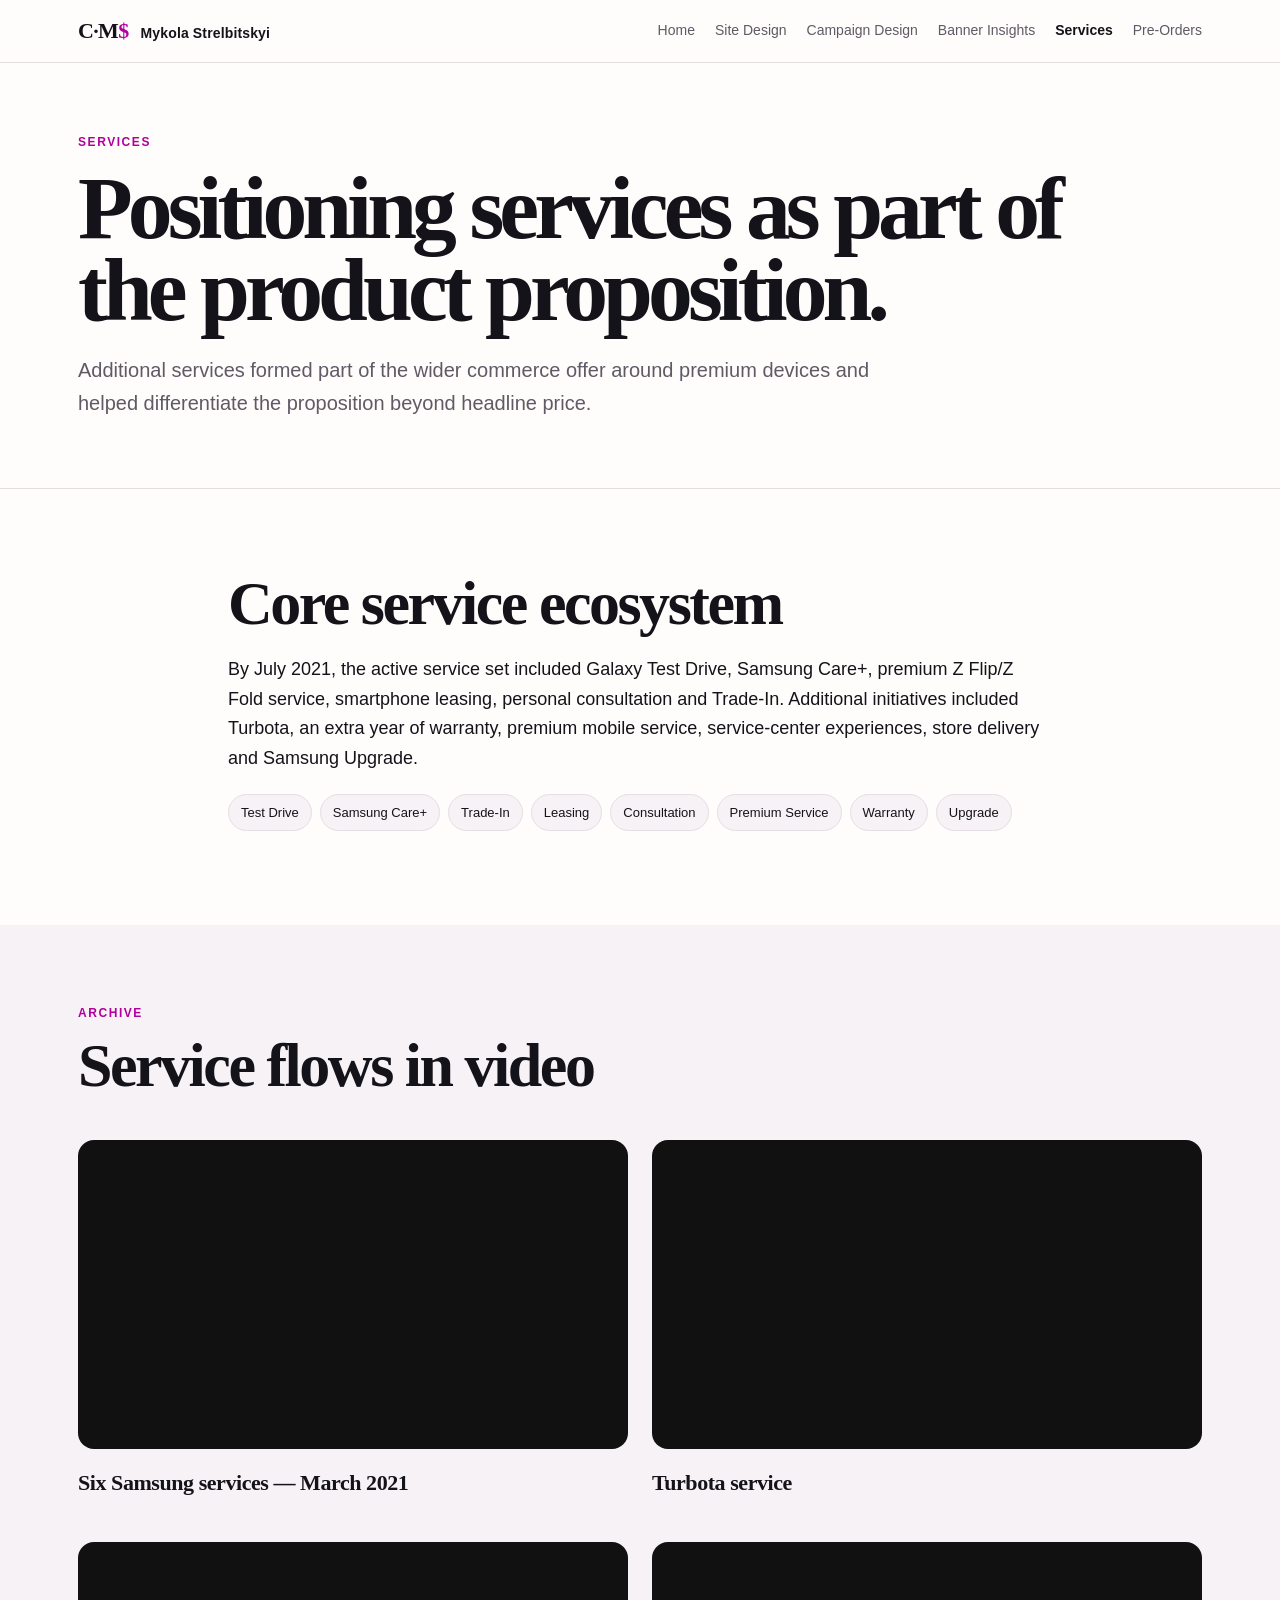
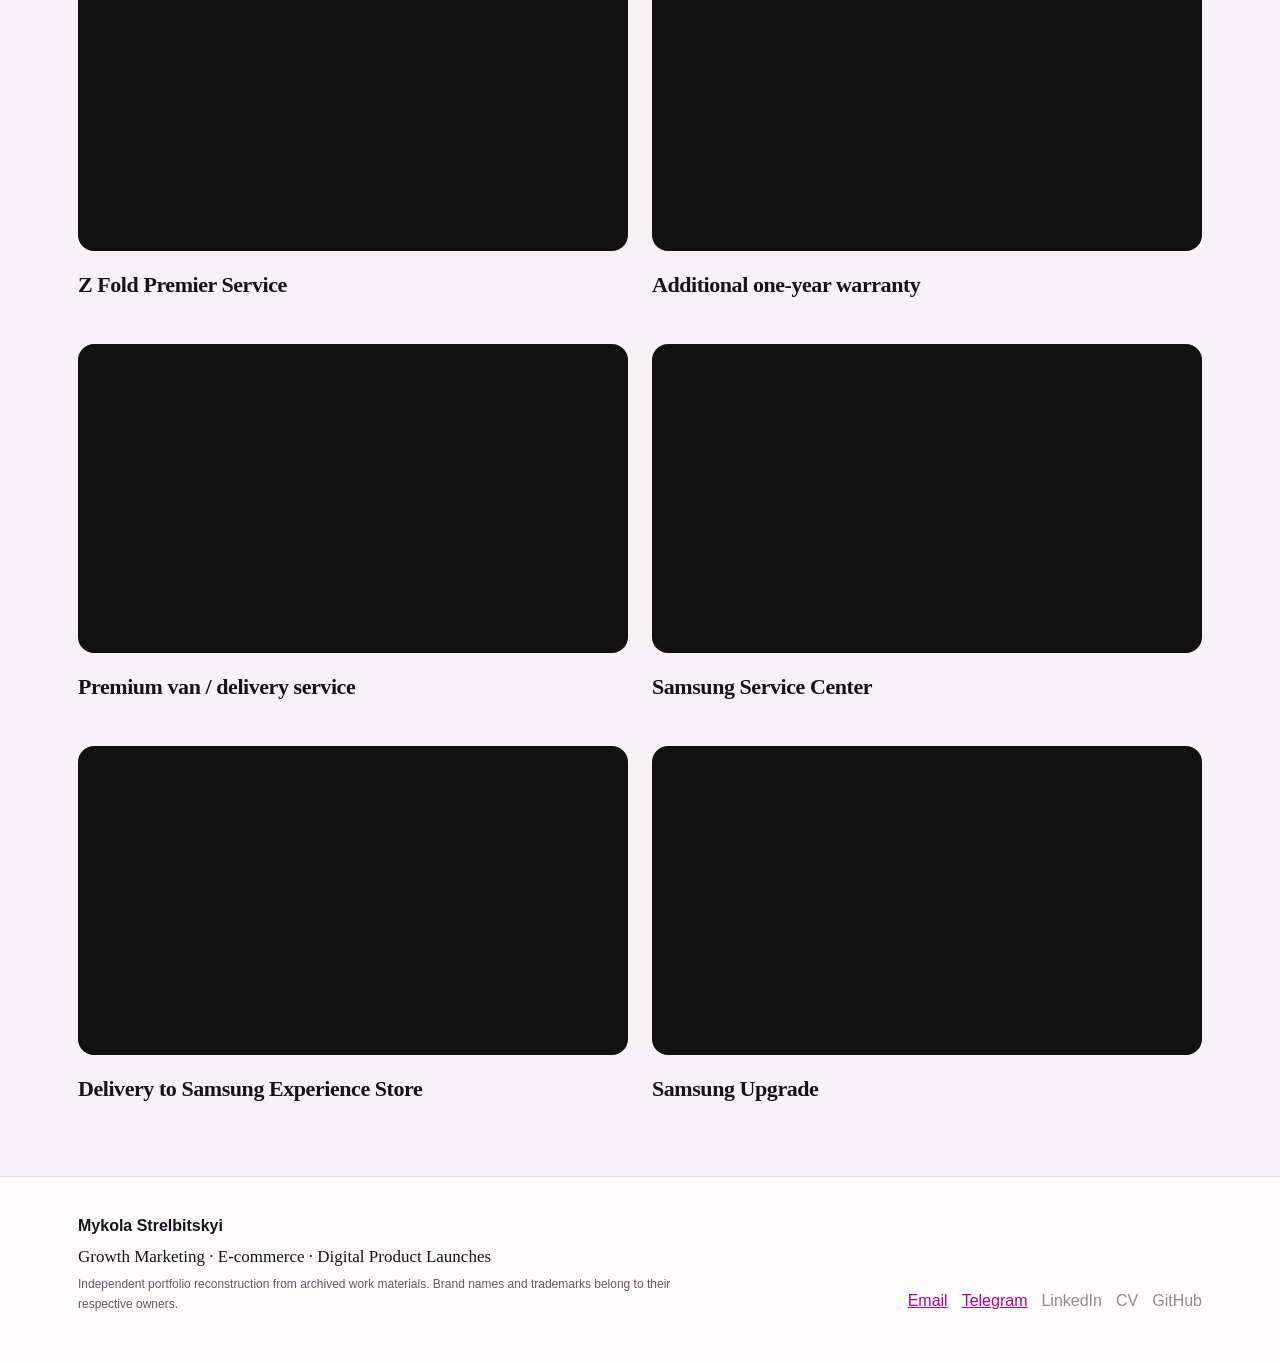
<file: services.html>
<!doctype html>
<html lang="en">
<head>
  <meta charset="utf-8">
  <meta name="viewport" content="width=device-width,initial-scale=1">
  <meta name="description" content="Mykola Strelbitskyi portfolio case study: commerce service initiatives around premium devices.">
  <title>Services · Mykola Strelbitskyi</title>
  <link rel="stylesheet" href="styles.css">
</head>
<body>
  <a class="skip-link" href="#main-content">Skip to content</a>
  <nav class="nav" aria-label="Primary navigation">
    <div class="navin">
      <a class="brand" href="index.html" aria-label="Mykola Strelbitskyi home"><span class="brand-mark" aria-hidden="true">C·M<b>$</b></span><span class="brand-name">Mykola Strelbitskyi</span></a>
      <button class="menu" type="button" aria-label="Open navigation menu" aria-expanded="false" aria-controls="site-navigation">☰</button>
      <div class="links" id="site-navigation"><a href="index.html">Home</a><a href="site-design.html">Site Design</a><a href="themed-designs.html">Campaign Design</a><a href="banner-insights.html">Banner Insights</a><a class="active" aria-current="page" href="services.html">Services</a><a href="preorders.html">Pre-Orders</a></div>
    </div>
  </nav>

  <main id="main-content">
    <header class="pagehero">
      <div class="wrap">
        <div class="eyebrow">Services</div>
        <h1>Positioning services as part of the product proposition.</h1>
        <p>Additional services formed part of the wider commerce offer around premium devices and helped differentiate the proposition beyond headline price.</p>
      </div>
    </header>

    <section class="section">
      <div class="wrap prose">
        <h2>Core service ecosystem</h2>
        <p>By July 2021, the active service set included Galaxy Test Drive, Samsung Care+, premium Z Flip/Z Fold service, smartphone leasing, personal consultation and Trade-In. Additional initiatives included Turbota, an extra year of warranty, premium mobile service, service-center experiences, store delivery and Samsung Upgrade.</p>
        <div class="chips" aria-label="Documented service initiatives"><span class="chip">Test Drive</span><span class="chip">Samsung Care+</span><span class="chip">Trade-In</span><span class="chip">Leasing</span><span class="chip">Consultation</span><span class="chip">Premium Service</span><span class="chip">Warranty</span><span class="chip">Upgrade</span></div>
      </div>
    </section>

    <section class="section alt">
      <div class="wrap">
        <span class="kicker">Archive</span>
        <h2>Service flows in video</h2>
        <div class="video-grid">
          <article class="video-card"><div class="iframe"><iframe loading="lazy" src="https://www.youtube-nocookie.com/embed/ZWWb6q-13Zg" title="Six Samsung services — March 2021" allow="accelerometer; autoplay; clipboard-write; encrypted-media; gyroscope; picture-in-picture; web-share" allowfullscreen></iframe></div><h3>Six Samsung services — March 2021</h3></article>
          <article class="video-card"><div class="iframe"><iframe loading="lazy" src="https://www.youtube-nocookie.com/embed/9JVJK4IghUU" title="Turbota service" allow="accelerometer; autoplay; clipboard-write; encrypted-media; gyroscope; picture-in-picture; web-share" allowfullscreen></iframe></div><h3>Turbota service</h3></article>
          <article class="video-card"><div class="iframe"><iframe loading="lazy" src="https://www.youtube-nocookie.com/embed/8pWgc6fLXos" title="Z Fold Premier Service" allow="accelerometer; autoplay; clipboard-write; encrypted-media; gyroscope; picture-in-picture; web-share" allowfullscreen></iframe></div><h3>Z Fold Premier Service</h3></article>
          <article class="video-card"><div class="iframe"><iframe loading="lazy" src="https://www.youtube-nocookie.com/embed/xAn4KwySp9k" title="Additional one-year warranty" allow="accelerometer; autoplay; clipboard-write; encrypted-media; gyroscope; picture-in-picture; web-share" allowfullscreen></iframe></div><h3>Additional one-year warranty</h3></article>
          <article class="video-card"><div class="iframe"><iframe loading="lazy" src="https://www.youtube-nocookie.com/embed/ITMNwYxuds4" title="Premium van / delivery service" allow="accelerometer; autoplay; clipboard-write; encrypted-media; gyroscope; picture-in-picture; web-share" allowfullscreen></iframe></div><h3>Premium van / delivery service</h3></article>
          <article class="video-card"><div class="iframe"><iframe loading="lazy" src="https://www.youtube-nocookie.com/embed/TI7geygDh9s" title="Samsung Service Center" allow="accelerometer; autoplay; clipboard-write; encrypted-media; gyroscope; picture-in-picture; web-share" allowfullscreen></iframe></div><h3>Samsung Service Center</h3></article>
          <article class="video-card"><div class="iframe"><iframe loading="lazy" src="https://www.youtube-nocookie.com/embed/gsT5clMxdpE" title="Delivery to Samsung Experience Store" allow="accelerometer; autoplay; clipboard-write; encrypted-media; gyroscope; picture-in-picture; web-share" allowfullscreen></iframe></div><h3>Delivery to Samsung Experience Store</h3></article>
          <article class="video-card"><div class="iframe"><iframe loading="lazy" src="https://www.youtube-nocookie.com/embed/ItpurtdRyK4" title="Samsung Upgrade" allow="accelerometer; autoplay; clipboard-write; encrypted-media; gyroscope; picture-in-picture; web-share" allowfullscreen></iframe></div><h3>Samsung Upgrade</h3></article>
        </div>
      </div>
    </section>
  </main>

  <footer class="footer"><div class="wrap footerin"><div><strong>Mykola Strelbitskyi</strong><div class="footer-role">Growth Marketing · E-commerce · Digital Product Launches</div><div class="small">Independent portfolio reconstruction from archived work materials. Brand names and trademarks belong to their respective owners.</div></div><div class="footer-contact" aria-label="Recruitment contact links"><a href="mailto:strelbitsk@gmail.com">Email</a><a href="https://t.me/mbayrak" target="_blank" rel="noopener">Telegram</a><!-- TODO: Add Mykola Strelbitskyi's verified LinkedIn URL when supplied. --><span class="pending-link">LinkedIn</span><!-- TODO: Add Mykola Strelbitskyi's CV file or URL when supplied. --><span class="pending-link">CV</span><!-- TODO: Add Mykola Strelbitskyi's verified GitHub profile URL when supplied. --><span class="pending-link">GitHub</span></div></div></footer>
  <script src="script.js"></script>
</body>
</html>
</file>
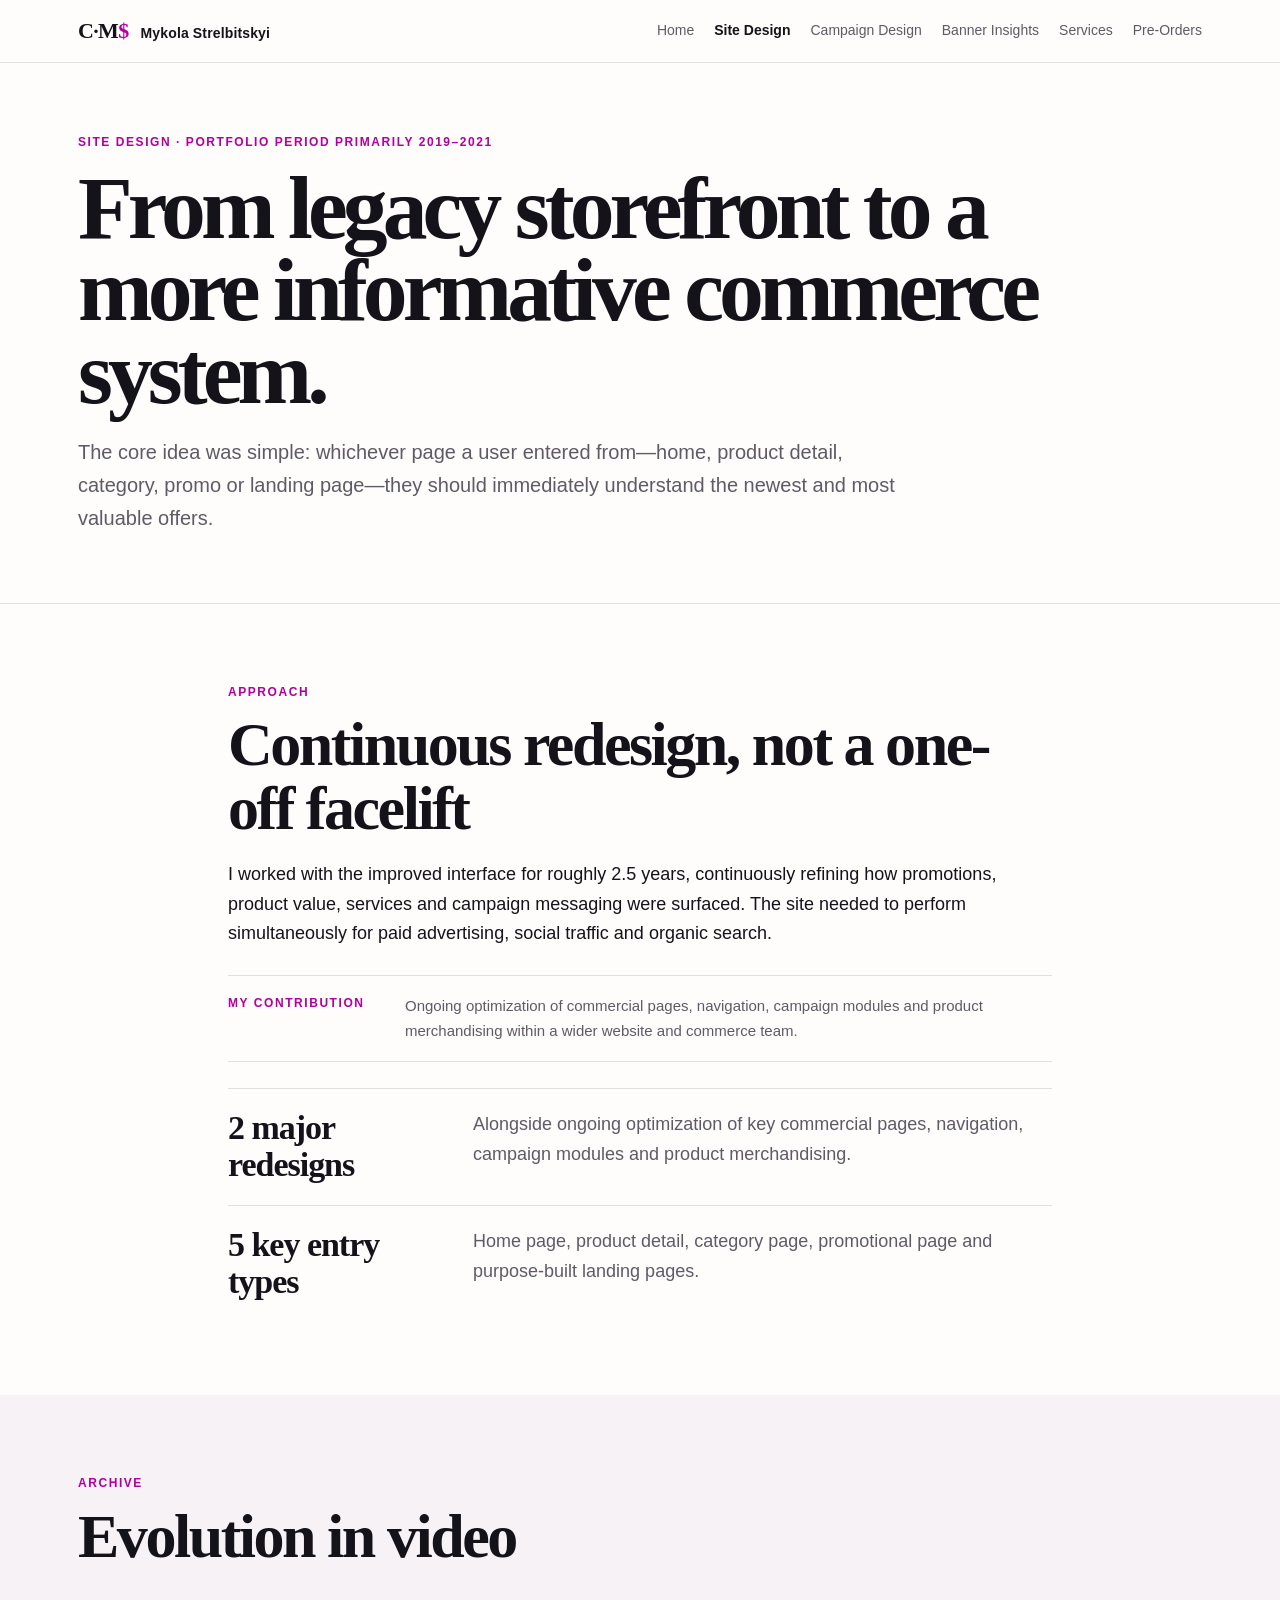
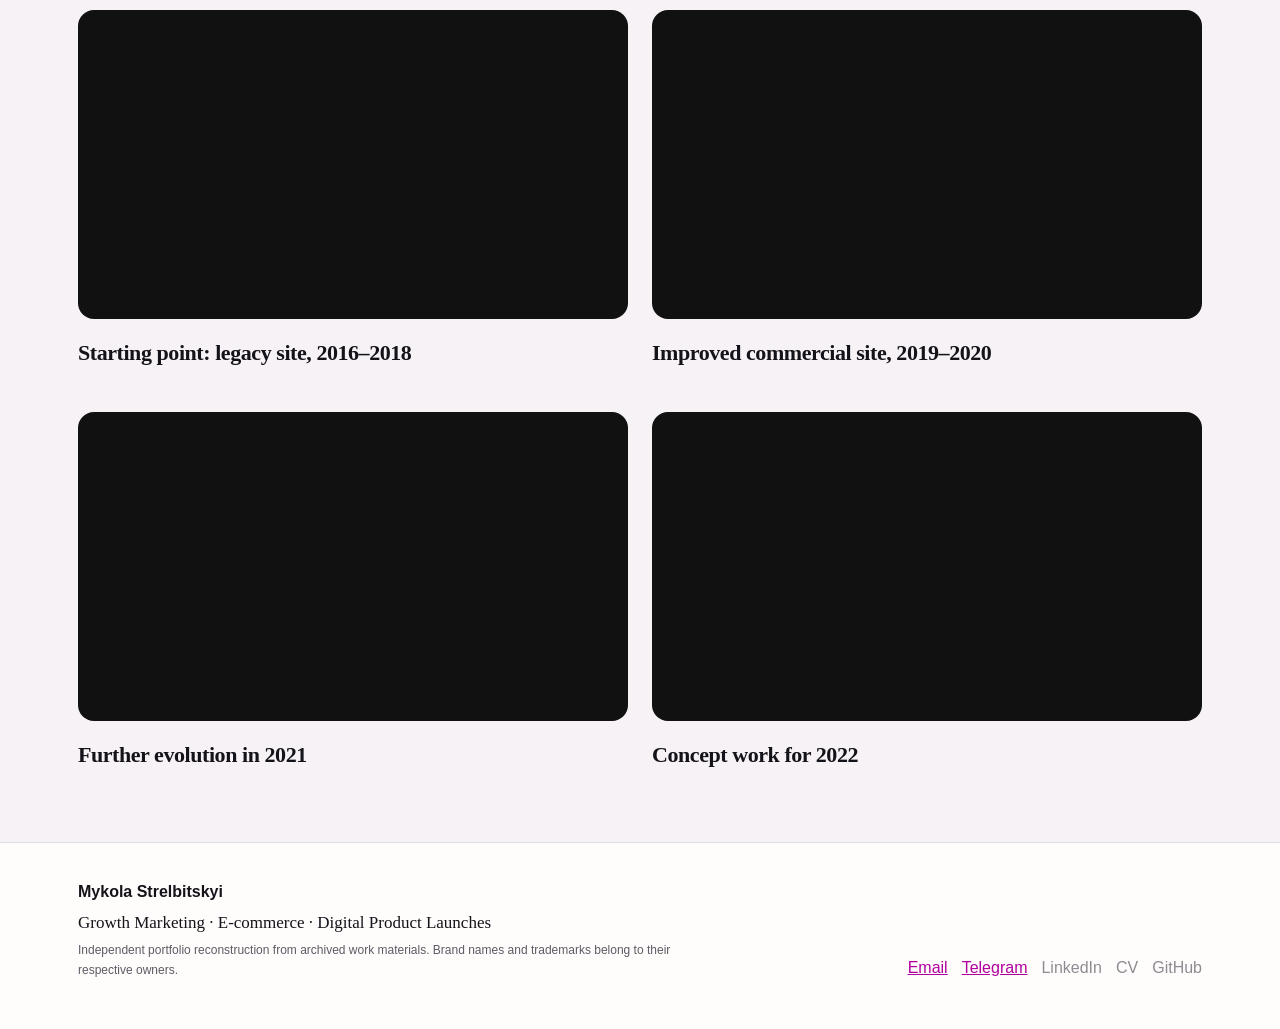
<file: site-design.html>
<!doctype html>
<html lang="en">
<head>
  <meta charset="utf-8">
  <meta name="viewport" content="width=device-width,initial-scale=1">
  <meta name="description" content="Mykola Strelbitskyi portfolio case study: website evolution, e-commerce optimization and two major site redesigns.">
  <title>Site Design · Mykola Strelbitskyi</title>
  <link rel="stylesheet" href="styles.css">
</head>
<body>
  <a class="skip-link" href="#main-content">Skip to content</a>
  <nav class="nav" aria-label="Primary navigation">
    <div class="navin">
      <a class="brand" href="index.html" aria-label="Mykola Strelbitskyi home"><span class="brand-mark" aria-hidden="true">C·M<b>$</b></span><span class="brand-name">Mykola Strelbitskyi</span></a>
      <button class="menu" type="button" aria-label="Open navigation menu" aria-expanded="false" aria-controls="site-navigation">☰</button>
      <div class="links" id="site-navigation">
        <a href="index.html">Home</a>
        <a class="active" aria-current="page" href="site-design.html">Site Design</a>
        <a href="themed-designs.html">Campaign Design</a>
        <a href="banner-insights.html">Banner Insights</a>
        <a href="services.html">Services</a>
        <a href="preorders.html">Pre-Orders</a>
      </div>
    </div>
  </nav>

  <main id="main-content">
    <header class="pagehero">
      <div class="wrap">
        <div class="eyebrow">Site Design · Portfolio period primarily 2019–2021</div>
        <h1>From legacy storefront to a more informative commerce system.</h1>
        <p>The core idea was simple: whichever page a user entered from—home, product detail, category, promo or landing page—they should immediately understand the newest and most valuable offers.</p>
      </div>
    </header>

    <section class="section">
      <div class="wrap prose">
        <span class="kicker">Approach</span>
        <h2>Continuous redesign, not a one-off facelift</h2>
        <p>I worked with the improved interface for roughly 2.5 years, continuously refining how promotions, product value, services and campaign messaging were surfaced. The site needed to perform simultaneously for paid advertising, social traffic and organic search.</p>
        <div class="scope-note"><span>My contribution</span><p>Ongoing optimization of commercial pages, navigation, campaign modules and product merchandising within a wider website and commerce team.</p></div>
        <div class="statline"><strong>2 major redesigns</strong><p>Alongside ongoing optimization of key commercial pages, navigation, campaign modules and product merchandising.</p></div>
        <div class="statline"><strong>5 key entry types</strong><p>Home page, product detail, category page, promotional page and purpose-built landing pages.</p></div>
      </div>
    </section>

    <section class="section alt">
      <div class="wrap">
        <span class="kicker">Archive</span>
        <h2>Evolution in video</h2>
        <div class="video-grid">
          <article class="video-card">
            <div class="iframe"><iframe loading="lazy" src="https://www.youtube-nocookie.com/embed/UpBxbq4fGFs" title="Starting point: legacy site, 2016–2018" allow="accelerometer; autoplay; clipboard-write; encrypted-media; gyroscope; picture-in-picture; web-share" allowfullscreen></iframe></div>
            <h3>Starting point: legacy site, 2016–2018</h3>
          </article>
          <article class="video-card">
            <div class="iframe"><iframe loading="lazy" src="https://www.youtube-nocookie.com/embed/POMZ63QvRyA" title="Improved commercial site, 2019–2020" allow="accelerometer; autoplay; clipboard-write; encrypted-media; gyroscope; picture-in-picture; web-share" allowfullscreen></iframe></div>
            <h3>Improved commercial site, 2019–2020</h3>
          </article>
          <article class="video-card">
            <div class="iframe"><iframe loading="lazy" src="https://www.youtube-nocookie.com/embed/Bm73_-K1tro" title="Further evolution in 2021" allow="accelerometer; autoplay; clipboard-write; encrypted-media; gyroscope; picture-in-picture; web-share" allowfullscreen></iframe></div>
            <h3>Further evolution in 2021</h3>
          </article>
          <article class="video-card">
            <div class="iframe"><iframe loading="lazy" src="https://www.youtube-nocookie.com/embed/p4JGzRDynpI" title="Concept work for 2022" allow="accelerometer; autoplay; clipboard-write; encrypted-media; gyroscope; picture-in-picture; web-share" allowfullscreen></iframe></div>
            <h3>Concept work for 2022</h3>
          </article>
        </div>
      </div>
    </section>
  </main>

  <footer class="footer">
    <div class="wrap footerin">
      <div><strong>Mykola Strelbitskyi</strong><div class="footer-role">Growth Marketing · E-commerce · Digital Product Launches</div><div class="small">Independent portfolio reconstruction from archived work materials. Brand names and trademarks belong to their respective owners.</div></div>
      <div class="footer-contact" aria-label="Recruitment contact links">
        <a href="mailto:strelbitsk@gmail.com">Email</a><a href="https://t.me/mbayrak" target="_blank" rel="noopener">Telegram</a>
        <!-- TODO: Add Mykola Strelbitskyi's verified LinkedIn URL when supplied. --><span class="pending-link">LinkedIn</span>
        <!-- TODO: Add Mykola Strelbitskyi's CV file or URL when supplied. --><span class="pending-link">CV</span>
        <!-- TODO: Add Mykola Strelbitskyi's verified GitHub profile URL when supplied. --><span class="pending-link">GitHub</span>
      </div>
    </div>
  </footer>
  <script src="script.js"></script>
</body>
</html>
</file>
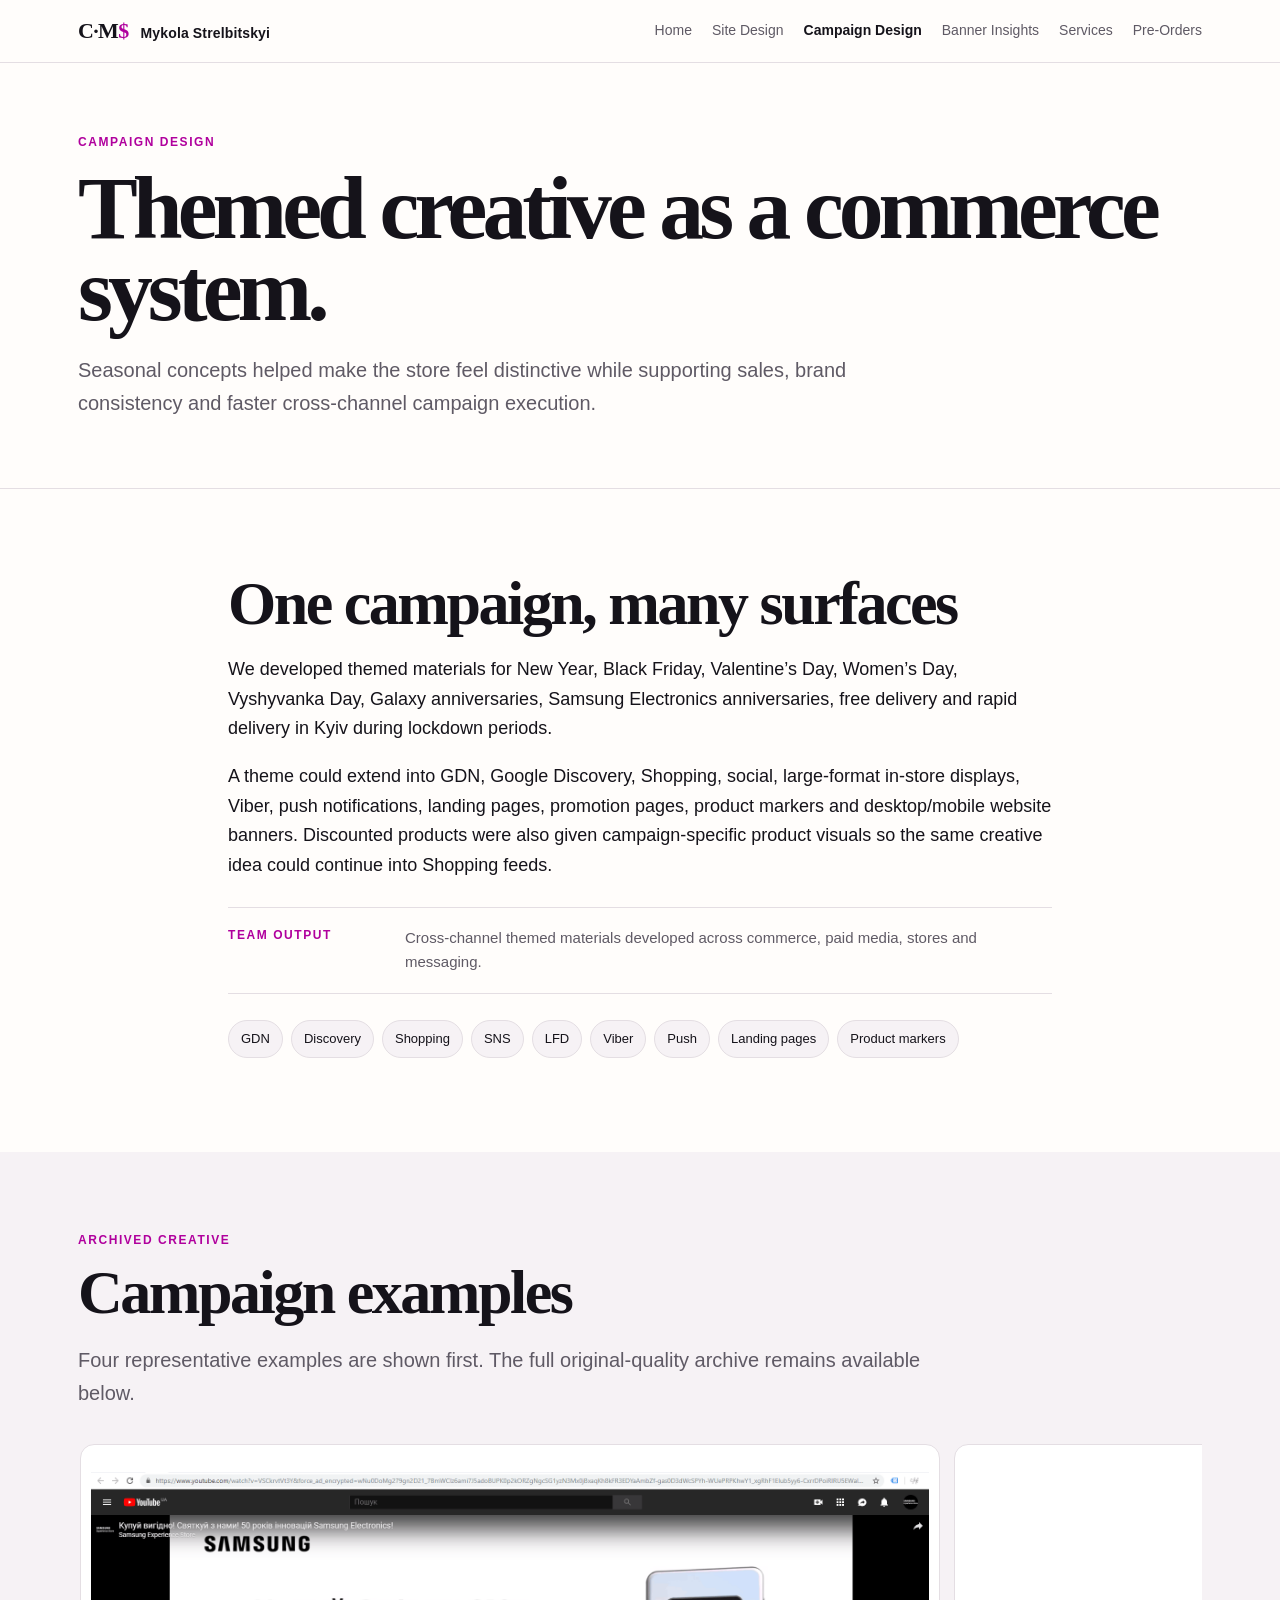
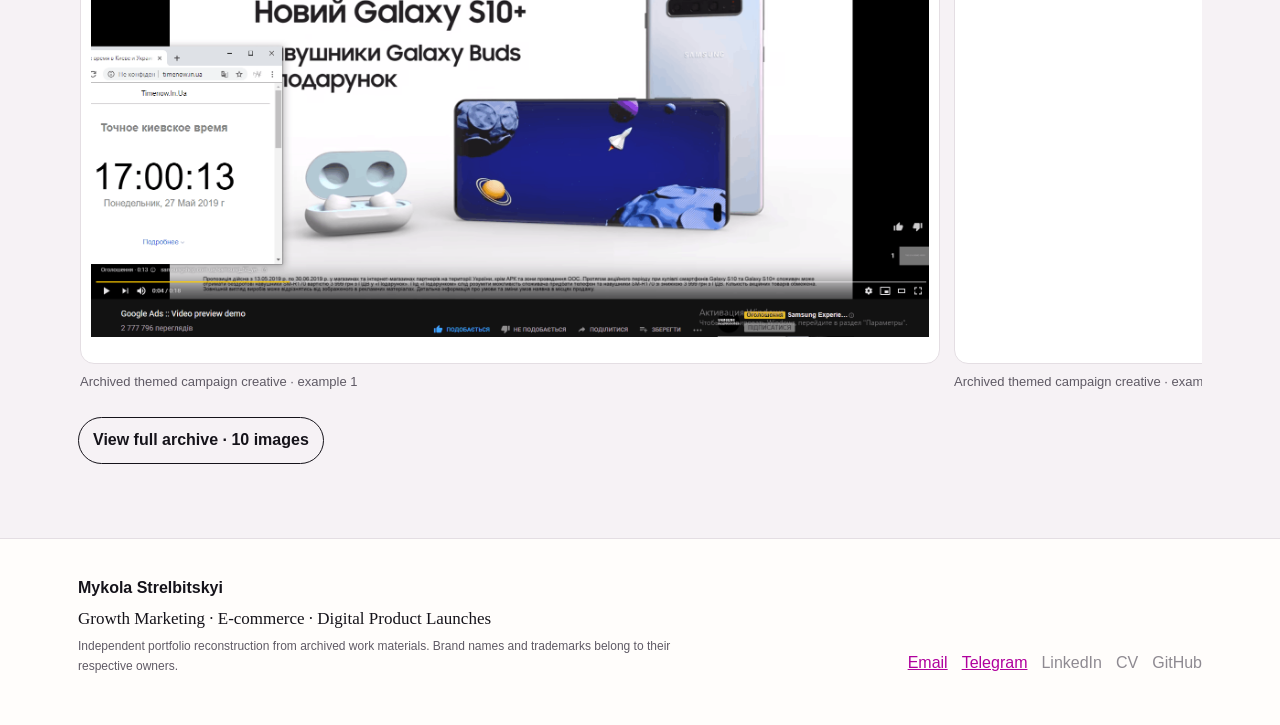
<file: themed-designs.html>
<!doctype html>
<html lang="en">
<head>
  <meta charset="utf-8">
  <meta name="viewport" content="width=device-width,initial-scale=1">
  <meta name="description" content="Mykola Strelbitskyi portfolio case study: cross-channel seasonal and product-launch campaign design for e-commerce.">
  <title>Campaign Design · Mykola Strelbitskyi</title>
  <link rel="stylesheet" href="styles.css">
</head>
<body>
  <a class="skip-link" href="#main-content">Skip to content</a>
  <nav class="nav" aria-label="Primary navigation">
    <div class="navin">
      <a class="brand" href="index.html" aria-label="Mykola Strelbitskyi home"><span class="brand-mark" aria-hidden="true">C·M<b>$</b></span><span class="brand-name">Mykola Strelbitskyi</span></a>
      <button class="menu" type="button" aria-label="Open navigation menu" aria-expanded="false" aria-controls="site-navigation">☰</button>
      <div class="links" id="site-navigation">
        <a href="index.html">Home</a><a href="site-design.html">Site Design</a><a class="active" aria-current="page" href="themed-designs.html">Campaign Design</a><a href="banner-insights.html">Banner Insights</a><a href="services.html">Services</a><a href="preorders.html">Pre-Orders</a>
      </div>
    </div>
  </nav>

  <main id="main-content">
    <header class="pagehero">
      <div class="wrap">
        <div class="eyebrow">Campaign Design</div>
        <h1>Themed creative as a commerce system.</h1>
        <p>Seasonal concepts helped make the store feel distinctive while supporting sales, brand consistency and faster cross-channel campaign execution.</p>
      </div>
    </header>

    <section class="section">
      <div class="wrap prose">
        <h2>One campaign, many surfaces</h2>
        <p>We developed themed materials for New Year, Black Friday, Valentine’s Day, Women’s Day, Vyshyvanka Day, Galaxy anniversaries, Samsung Electronics anniversaries, free delivery and rapid delivery in Kyiv during lockdown periods.</p>
        <p>A theme could extend into GDN, Google Discovery, Shopping, social, large-format in-store displays, Viber, push notifications, landing pages, promotion pages, product markers and desktop/mobile website banners. Discounted products were also given campaign-specific product visuals so the same creative idea could continue into Shopping feeds.</p>
        <div class="scope-note"><span>Team output</span><p>Cross-channel themed materials developed across commerce, paid media, stores and messaging.</p></div>
        <div class="chips" aria-label="Campaign channels"><span class="chip">GDN</span><span class="chip">Discovery</span><span class="chip">Shopping</span><span class="chip">SNS</span><span class="chip">LFD</span><span class="chip">Viber</span><span class="chip">Push</span><span class="chip">Landing pages</span><span class="chip">Product markers</span></div>
      </div>
    </section>

    <section class="section alt">
      <div class="wrap">
        <span class="kicker">Archived creative</span>
        <h2>Campaign examples</h2>
        <p class="lead">Four representative examples are shown first. The full original-quality archive remains available below.</p>
        <div class="archive" data-archive>
          <div class="archive-track" id="campaign-design-archive">
            <figure class="archive-item"><button class="image-trigger js-lightbox" type="button" data-gallery="campaign-design" data-caption="Archived themed campaign creative · example 1" aria-label="Open themed campaign example 1"><img loading="lazy" decoding="async" src="assets/campaign-design/themed-01.png" alt="Archived themed cross-channel campaign creative example 1"></button><figcaption>Archived themed campaign creative · example 1</figcaption></figure>
            <figure class="archive-item"><button class="image-trigger js-lightbox" type="button" data-gallery="campaign-design" data-caption="Archived themed campaign creative · example 2" aria-label="Open themed campaign example 2"><img loading="lazy" decoding="async" src="assets/campaign-design/themed-02.png" alt="Archived themed cross-channel campaign creative example 2"></button><figcaption>Archived themed campaign creative · example 2</figcaption></figure>
            <figure class="archive-item"><button class="image-trigger js-lightbox" type="button" data-gallery="campaign-design" data-caption="Archived themed campaign creative · example 3" aria-label="Open themed campaign example 3"><img loading="lazy" decoding="async" src="assets/campaign-design/themed-03.png" alt="Archived themed cross-channel campaign creative example 3"></button><figcaption>Archived themed campaign creative · example 3</figcaption></figure>
            <figure class="archive-item"><button class="image-trigger js-lightbox" type="button" data-gallery="campaign-design" data-caption="Archived themed campaign creative · example 4" aria-label="Open themed campaign example 4"><img loading="lazy" decoding="async" src="assets/campaign-design/themed-04.png" alt="Archived themed cross-channel campaign creative example 4"></button><figcaption>Archived themed campaign creative · example 4</figcaption></figure>
            <figure class="archive-item" data-archive-extra hidden><button class="image-trigger js-lightbox" type="button" data-gallery="campaign-design" data-caption="Archived themed campaign creative · example 5" aria-label="Open themed campaign example 5"><img decoding="async" data-src="assets/campaign-design/themed-05.png" alt="Archived themed cross-channel campaign creative example 5"></button><figcaption>Archived themed campaign creative · example 5</figcaption></figure>
            <figure class="archive-item" data-archive-extra hidden><button class="image-trigger js-lightbox" type="button" data-gallery="campaign-design" data-caption="Archived themed campaign creative · example 6" aria-label="Open themed campaign example 6"><img decoding="async" data-src="assets/campaign-design/themed-06.png" alt="Archived themed cross-channel campaign creative example 6"></button><figcaption>Archived themed campaign creative · example 6</figcaption></figure>
            <figure class="archive-item" data-archive-extra hidden><button class="image-trigger js-lightbox" type="button" data-gallery="campaign-design" data-caption="Archived themed campaign creative · example 7" aria-label="Open themed campaign example 7"><img decoding="async" data-src="assets/campaign-design/themed-07.png" alt="Archived themed cross-channel campaign creative example 7"></button><figcaption>Archived themed campaign creative · example 7</figcaption></figure>
            <figure class="archive-item" data-archive-extra hidden><button class="image-trigger js-lightbox" type="button" data-gallery="campaign-design" data-caption="Archived themed campaign creative · example 8" aria-label="Open themed campaign example 8"><img decoding="async" data-src="assets/campaign-design/themed-08.png" alt="Archived themed cross-channel campaign creative example 8"></button><figcaption>Archived themed campaign creative · example 8</figcaption></figure>
            <figure class="archive-item" data-archive-extra hidden><button class="image-trigger js-lightbox" type="button" data-gallery="campaign-design" data-caption="Archived themed campaign creative · example 9" aria-label="Open themed campaign example 9"><img decoding="async" data-src="assets/campaign-design/themed-09.png" alt="Archived themed cross-channel campaign creative example 9"></button><figcaption>Archived themed campaign creative · example 9</figcaption></figure>
            <figure class="archive-item" data-archive-extra hidden><button class="image-trigger js-lightbox" type="button" data-gallery="campaign-design" data-caption="Archived themed campaign creative · example 10" aria-label="Open themed campaign example 10"><img decoding="async" data-src="assets/campaign-design/themed-10.png" alt="Archived themed cross-channel campaign creative example 10"></button><figcaption>Archived themed campaign creative · example 10</figcaption></figure>
          </div>
          <button class="archive-toggle" type="button" data-archive-toggle aria-expanded="false" aria-controls="campaign-design-archive" data-show-label="View full archive · 10 images" data-hide-label="Show representative examples">View full archive · 10 images</button>
        </div>
      </div>
    </section>
  </main>

  <footer class="footer"><div class="wrap footerin"><div><strong>Mykola Strelbitskyi</strong><div class="footer-role">Growth Marketing · E-commerce · Digital Product Launches</div><div class="small">Independent portfolio reconstruction from archived work materials. Brand names and trademarks belong to their respective owners.</div></div><div class="footer-contact" aria-label="Recruitment contact links"><a href="mailto:strelbitsk@gmail.com">Email</a><a href="https://t.me/mbayrak" target="_blank" rel="noopener">Telegram</a><!-- TODO: Add Mykola Strelbitskyi's verified LinkedIn URL when supplied. --><span class="pending-link">LinkedIn</span><!-- TODO: Add Mykola Strelbitskyi's CV file or URL when supplied. --><span class="pending-link">CV</span><!-- TODO: Add Mykola Strelbitskyi's verified GitHub profile URL when supplied. --><span class="pending-link">GitHub</span></div></div></footer>
  <script src="script.js"></script>
</body>
</html>
</file>
<file: styles.css>
:root {
  --ink: #15131a;
  --muted: #5f5a65;
  --paper: #fffdfb;
  --panel: #f6f2f5;
  --accent: #b0009d;
  --line: #e4dee3;
  --max: 1180px;
  --serif: Georgia, "Times New Roman", serif;
  --sans: Inter, ui-sans-serif, -apple-system, BlinkMacSystemFont, "Segoe UI", sans-serif;
}

* {
  box-sizing: border-box;
}

html {
  scroll-behavior: smooth;
}

body {
  margin: 0;
  overflow-x: hidden;
  background: var(--paper);
  color: var(--ink);
  font-family: var(--sans);
  line-height: 1.65;
}

body.lightbox-open {
  overflow: hidden;
}

[hidden] {
  display: none !important;
}

img {
  display: block;
  max-width: 100%;
}

button,
a {
  font: inherit;
}

a {
  color: inherit;
}

a:focus-visible,
button:focus-visible,
iframe:focus-visible {
  outline: 3px solid var(--accent);
  outline-offset: 4px;
}

.skip-link {
  position: fixed;
  top: 8px;
  left: 8px;
  z-index: 2000;
  padding: 10px 14px;
  transform: translateY(-150%);
  border-radius: 8px;
  background: var(--ink);
  color: #fff;
  text-decoration: none;
}

.skip-link:focus {
  transform: translateY(0);
}

.wrap {
  width: 100%;
  max-width: var(--max);
  margin: auto;
  padding: 0 28px;
}

.nav {
  position: sticky;
  top: 0;
  z-index: 50;
  border-bottom: 1px solid var(--line);
  background: rgba(255, 253, 251, 0.94);
  -webkit-backdrop-filter: blur(15px);
  backdrop-filter: blur(15px);
}

.navin {
  display: flex;
  align-items: center;
  width: 100%;
  max-width: var(--max);
  min-height: 62px;
  margin: auto;
  padding: 11px 28px;
  gap: 24px;
}

.brand {
  display: inline-flex;
  align-items: baseline;
  gap: 12px;
  margin-right: auto;
  color: var(--ink);
  text-decoration: none;
  white-space: nowrap;
}

.brand-mark {
  font-family: var(--serif);
  font-size: 22px;
  font-weight: 700;
  letter-spacing: -0.03em;
}

.brand-mark b {
  color: var(--accent);
}

.brand-name {
  font-size: 14px;
  font-weight: 800;
  letter-spacing: 0.01em;
}

.links {
  display: flex;
  align-items: center;
  gap: 20px;
}

.links a {
  color: var(--muted);
  font-size: 14px;
  text-decoration: none;
  white-space: nowrap;
}

.links a:hover,
.links a.active {
  color: var(--ink);
}

.links a.active {
  font-weight: 700;
}

.menu {
  display: none;
  min-width: 44px;
  min-height: 44px;
  padding: 4px;
  border: 0;
  background: transparent;
  color: var(--ink);
  cursor: pointer;
  font-size: 22px;
}

.hero {
  padding: 82px 0 62px;
  border-bottom: 1px solid var(--line);
}

.eyebrow,
.kicker,
.card-label,
.metric-label,
.summary-card > span,
.scope-note > span {
  color: var(--accent);
  font-size: 12px;
  font-weight: 800;
  letter-spacing: 0.13em;
  text-transform: uppercase;
}

.hero h1,
.pagehero h1 {
  max-width: 1080px;
  margin: 14px 0 22px;
  font-family: var(--serif);
  font-size: clamp(62px, 10vw, 120px);
  font-weight: 700;
  letter-spacing: -0.055em;
  line-height: 0.92;
}

.hero-role {
  max-width: 900px;
  margin: 0 0 12px;
  color: var(--ink);
  font-family: var(--serif);
  font-size: clamp(24px, 3.1vw, 38px);
  letter-spacing: -0.025em;
  line-height: 1.12;
}

.hero-summary,
.hero > .wrap > p:not(.hero-role),
.pagehero p {
  max-width: 830px;
  color: var(--muted);
  font-size: 20px;
}

.actions {
  display: flex;
  flex-wrap: wrap;
  gap: 10px;
  margin-top: 26px;
}

.btn {
  display: inline-flex;
  align-items: center;
  gap: 8px;
  min-height: 48px;
  padding: 12px 18px;
  border: 1px solid var(--ink);
  border-radius: 999px;
  background: var(--ink);
  color: #fff;
  font-weight: 750;
  text-decoration: none;
}

.btn:hover {
  transform: translateY(-1px);
}

.btn.secondary {
  border-color: var(--line);
  background: transparent;
  color: var(--ink);
}

.metrics {
  display: grid;
  grid-template-columns: repeat(5, minmax(0, 1fr));
  gap: 0;
  margin-top: 48px;
  border: 1px solid var(--line);
  background: var(--paper);
}

.metric {
  min-width: 0;
  padding: 22px;
  background: var(--paper);
  border-right: 1px solid var(--line);
  border-bottom: 1px solid var(--line);
}

.metric-label {
  display: block;
  min-height: 20px;
  margin-bottom: 11px;
  font-size: 10px;
}

.metric strong {
  display: block;
  margin-bottom: 8px;
  font-family: var(--serif);
  font-size: 38px;
  letter-spacing: -0.035em;
  line-height: 1;
}

.metric > span:last-child {
  display: block;
  color: var(--muted);
  font-size: 12px;
  line-height: 1.45;
}

.pagehero {
  padding: 70px 0 48px;
  border-bottom: 1px solid var(--line);
}

.pagehero h1 {
  font-size: clamp(52px, 7vw, 90px);
}

.preorder-hero {
  padding-bottom: 42px;
}

.section {
  padding: 74px 0;
  scroll-margin-top: 74px;
}

.section.alt {
  background: var(--panel);
}

.section h2 {
  margin: 9px 0 20px;
  font-family: var(--serif);
  font-size: clamp(38px, 5vw, 62px);
  letter-spacing: -0.04em;
  line-height: 1.02;
}

.section h3 {
  margin: 34px 0 11px;
  font-family: var(--serif);
  font-size: 28px;
  letter-spacing: -0.02em;
  line-height: 1.12;
}

.lead {
  max-width: 850px;
  color: var(--muted);
  font-size: 20px;
}

.prose {
  max-width: 880px;
}

.prose p {
  font-size: 18px;
}

.grid2 {
  display: grid;
  grid-template-columns: repeat(2, minmax(0, 1fr));
  gap: 38px;
  align-items: start;
}

.cards {
  display: grid;
  grid-template-columns: repeat(3, minmax(0, 1fr));
  gap: 18px;
  margin-top: 32px;
}

.card {
  padding: 25px;
  border: 1px solid var(--line);
  border-radius: 18px;
  background: #fff;
}

.card:first-child {
  border-color: rgba(176, 0, 157, 0.4);
}

.card h3 {
  margin: 8px 0 10px;
  font-size: 25px;
}

.card p {
  margin: 0;
  color: var(--muted);
}

.case-link {
  display: block;
  text-decoration: none;
  transition: transform 0.2s ease, box-shadow 0.2s ease;
}

.case-link:hover {
  transform: translateY(-3px);
  box-shadow: 0 14px 36px rgba(40, 20, 37, 0.08);
}

.case-link .arrow {
  display: inline-block;
  margin-top: 18px;
  color: var(--accent);
  font-weight: 800;
}

.summary-section {
  padding-top: 58px;
}

.summary-grid {
  display: grid;
  grid-template-columns: repeat(2, minmax(0, 1fr));
  gap: 16px;
  margin-top: 30px;
}

.summary-card {
  padding: 25px;
  border: 1px solid var(--line);
  border-radius: 16px;
  background: #fff;
}

.summary-card h3 {
  margin: 8px 0 12px;
  font-size: 25px;
}

.summary-card p {
  margin: 0;
  color: var(--muted);
}

.summary-card.result-card {
  border-color: rgba(176, 0, 157, 0.45);
  background: #fffafd;
}

.attribution-line {
  max-width: 900px;
  margin: 20px 0 0;
  color: var(--muted);
  font-size: 14px;
}

.callout {
  margin: 27px 0;
  padding: 16px 22px;
  border-left: 4px solid var(--accent);
  border-radius: 0 12px 12px 0;
  background: var(--panel);
}

.section.alt .callout {
  background: var(--paper);
}

.scope-note {
  display: grid;
  grid-template-columns: 155px minmax(0, 1fr);
  gap: 22px;
  margin: 26px 0;
  padding: 18px 0;
  border-top: 1px solid var(--line);
  border-bottom: 1px solid var(--line);
}

.scope-note p {
  margin: 0;
  color: var(--muted);
  font-size: 15px;
}

.statline {
  display: grid;
  grid-template-columns: 220px minmax(0, 1fr);
  gap: 25px;
  padding: 21px 0;
  border-top: 1px solid var(--line);
}

.statline strong {
  font-family: var(--serif);
  font-size: 34px;
  letter-spacing: -0.03em;
  line-height: 1.08;
}

.statline p {
  margin: 0;
  color: var(--muted);
}

.bigquote {
  margin: 32px 0;
  padding: 30px 0;
  border-top: 1px solid var(--line);
  border-bottom: 1px solid var(--line);
  color: #2a2029;
  font-family: var(--serif);
  font-size: clamp(28px, 4vw, 48px);
  letter-spacing: -0.025em;
  line-height: 1.12;
}

.chips {
  display: flex;
  flex-wrap: wrap;
  gap: 8px;
  margin: 20px 0;
}

.chip {
  padding: 7px 12px;
  border: 1px solid var(--line);
  border-radius: 999px;
  background: var(--panel);
  font-size: 13px;
}

.toc {
  display: flex;
  flex-wrap: wrap;
  gap: 9px;
  margin: 24px 0 0;
}

.toc a {
  padding: 7px 12px;
  border: 1px solid var(--line);
  border-radius: 999px;
  color: var(--muted);
  font-size: 13px;
  text-decoration: none;
}

.toc a:hover {
  border-color: var(--accent);
  color: var(--ink);
}

.archive {
  margin-top: 30px;
}

.archive + .archive {
  margin-top: 48px;
}

.archive-intro {
  margin: -2px 0 18px;
  color: var(--muted);
  font-size: 14px;
}

.archive-track {
  display: flex;
  gap: 14px;
  padding: 4px 2px 14px;
  overflow-x: auto;
  overscroll-behavior-inline: contain;
  scroll-padding-left: 2px;
  scroll-snap-type: x mandatory;
  scrollbar-color: var(--accent) var(--line);
}

.archive-item {
  flex: 0 0 min(82vw, 860px);
  margin: 0;
  scroll-snap-align: start;
}

.archive-track--portrait .archive-item {
  flex-basis: min(72vw, 520px);
}

.archive-item .image-trigger {
  height: min(58vh, 520px);
  min-height: 360px;
  padding: 10px;
}

.archive-track--portrait .image-trigger {
  height: min(64vh, 600px);
}

.archive-item img {
  width: 100%;
  height: 100%;
  object-fit: contain;
}

.archive-item figcaption,
.media-figure figcaption {
  margin-top: 9px;
  color: var(--muted);
  font-size: 13px;
  line-height: 1.4;
}

.archive-toggle {
  min-height: 44px;
  margin-top: 12px;
  padding: 9px 14px;
  border: 1px solid var(--ink);
  border-radius: 999px;
  background: transparent;
  color: var(--ink);
  cursor: pointer;
  font-weight: 750;
}

.archive-toggle:hover {
  background: var(--ink);
  color: #fff;
}

.image-grid {
  display: grid;
  grid-template-columns: repeat(3, minmax(0, 1fr));
  gap: 14px;
  margin-top: 22px;
}

.media-figure {
  min-width: 0;
  margin: 0;
}

.image-grid .image-trigger {
  height: 220px;
  padding: 7px;
}

.image-grid img {
  width: 100%;
  height: 100%;
  object-fit: contain;
}

.channel-grid {
  display: grid;
  grid-template-columns: repeat(6, minmax(0, 1fr));
  gap: 10px;
  margin-top: 20px;
}

.channel-card {
  display: grid;
  grid-template-rows: 106px auto;
  gap: 8px;
  min-width: 0;
  min-height: 0;
  overflow: hidden;
  padding: 6px 6px 10px;
  border: 1px solid var(--line);
  border-radius: 14px;
  background: #fff;
  color: var(--ink);
  cursor: zoom-in;
  text-align: left;
}

.channel-card:hover {
  border-color: rgba(176, 0, 157, 0.7);
}

.channel-card img {
  width: 100%;
  height: 100%;
  object-fit: contain;
}

.channel-card span {
  padding: 0 4px;
  color: var(--accent);
  font-size: 12px;
  font-weight: 800;
  letter-spacing: 0.08em;
  text-transform: uppercase;
}

.image-trigger {
  display: flex;
  align-items: center;
  justify-content: center;
  width: 100%;
  overflow: hidden;
  border: 1px solid var(--line);
  border-radius: 14px;
  background: #fff;
  color: inherit;
  cursor: zoom-in;
}

.image-trigger:hover {
  border-color: rgba(176, 0, 157, 0.7);
}

.evidence-figure {
  margin-top: 28px;
}

.evidence-figure .image-trigger {
  height: auto;
  padding: 0;
}

.evidence-figure img {
  width: 100%;
  height: auto;
}

.evidence-split .evidence-figure {
  margin-top: 0;
}

.iframe {
  position: relative;
  margin: 22px 0;
  padding-top: 56.25%;
  overflow: hidden;
  border-radius: 16px;
  background: #111;
}

.iframe iframe {
  position: absolute;
  inset: 0;
  width: 100%;
  height: 100%;
  border: 0;
}

.video-grid {
  display: grid;
  grid-template-columns: repeat(2, minmax(0, 1fr));
  gap: 24px;
}

.video-card h3 {
  margin: 10px 0 0;
  font-size: 22px;
}

.footer {
  padding: 36px 0 48px;
  border-top: 1px solid var(--line);
}

.footerin {
  display: flex;
  align-items: flex-end;
  justify-content: space-between;
  gap: 34px;
}

.footer-role {
  margin: 4px 0;
  font-family: var(--serif);
  font-size: 17px;
}

.small {
  max-width: 640px;
  color: var(--muted);
  font-size: 12px;
}

.footer-contact {
  display: flex;
  flex-wrap: wrap;
  justify-content: flex-end;
  gap: 8px 14px;
}

.footer-contact a {
  color: var(--accent);
}

.pending-link {
  color: var(--muted);
  opacity: 0.7;
}

.lightbox {
  position: fixed;
  inset: 0;
  z-index: 1000;
  display: grid;
  place-items: center;
  padding: 18px;
  background: rgba(9, 8, 11, 0.94);
}

.lightbox-dialog {
  position: relative;
  display: grid;
  grid-template-rows: auto minmax(0, 1fr) auto;
  width: min(96vw, 1540px);
  height: min(94vh, 1000px);
  color: #fff;
}

.lightbox-toolbar {
  display: flex;
  align-items: center;
  justify-content: flex-end;
  gap: 10px;
  min-height: 50px;
}

.lightbox-button {
  display: inline-grid;
  place-items: center;
  min-width: 44px;
  min-height: 44px;
  padding: 8px 12px;
  border: 1px solid rgba(255, 255, 255, 0.5);
  border-radius: 999px;
  background: rgba(20, 18, 22, 0.8);
  color: #fff;
  cursor: pointer;
}

.lightbox-button:hover {
  background: #fff;
  color: #111;
}

.lightbox-stage {
  display: flex;
  align-items: center;
  justify-content: center;
  min-width: 0;
  min-height: 0;
  overflow: auto;
  overscroll-behavior: contain;
}

.lightbox-image,
.lightbox-video {
  display: block;
  width: auto;
  max-width: 100%;
  height: auto;
  max-height: 100%;
  margin: auto;
  object-fit: contain;
}

.lightbox.is-zoomed .lightbox-stage {
  display: block;
}

.lightbox.is-zoomed .lightbox-image {
  max-width: none;
  max-height: none;
}

.lightbox-nav {
  position: absolute;
  top: 50%;
  z-index: 2;
  transform: translateY(-50%);
}

.lightbox-prev {
  left: 10px;
}

.lightbox-next {
  right: 10px;
}

.lightbox-caption {
  min-height: 46px;
  margin: 0;
  padding: 12px 96px 0;
  color: rgba(255, 255, 255, 0.85);
  text-align: center;
}

.lightbox-caption-wrap {
  min-height: 72px;
}

.lightbox-source-link,
.evidence-source-link {
  color: var(--accent);
  font-size: 14px;
  font-weight: 700;
  text-decoration: none;
}

.lightbox-source-link {
  display: block;
  width: fit-content;
  margin: 2px auto 0;
}

.lightbox-source-link:hover,
.evidence-source-link:hover {
  text-decoration: underline;
}

@media (max-width: 1080px) {
  .links {
    gap: 14px;
  }

  .links a {
    font-size: 13px;
  }

  .metrics {
    grid-template-columns: repeat(3, minmax(0, 1fr));
  }

  .metrics .metric:nth-last-child(-n + 2) {
    grid-column: auto;
  }
}

@media (max-width: 920px) {
  .menu {
    display: inline-grid;
    place-items: center;
  }

  .links {
    position: absolute;
    top: 62px;
    right: 0;
    left: 0;
    display: none;
    flex-direction: column;
    align-items: stretch;
    gap: 0;
    padding: 10px 22px 16px;
    border-bottom: 1px solid var(--line);
    background: var(--paper);
    box-shadow: 0 16px 30px rgba(30, 20, 28, 0.08);
  }

  .links.open {
    display: flex;
  }

  .links a {
    min-height: 44px;
    padding: 10px 6px;
    font-size: 15px;
  }

  .cards {
    grid-template-columns: repeat(2, minmax(0, 1fr));
  }

  .grid2 {
    grid-template-columns: 1fr;
  }

  .evidence-split .evidence-figure {
    margin-top: 10px;
  }
}

@media (max-width: 760px) {
  .wrap,
  .navin {
    padding-right: 20px;
    padding-left: 20px;
  }

  .hero {
    padding: 62px 0 52px;
  }

  .pagehero {
    padding: 56px 0 40px;
  }

  .hero h1 {
    font-size: clamp(56px, 17vw, 86px);
  }

  .pagehero h1 {
    font-size: clamp(44px, 12vw, 64px);
  }

  .hero-summary,
  .pagehero p,
  .lead {
    font-size: 18px;
  }

  .section {
    padding: 56px 0;
  }

  .section h2 {
    font-size: clamp(36px, 10vw, 50px);
  }

  .metrics {
    grid-template-columns: repeat(2, minmax(0, 1fr));
    margin-top: 38px;
  }

  .metric {
    padding: 18px;
  }

  .metric:last-child {
    grid-column: 1 / -1;
  }

  .summary-grid,
  .video-grid {
    grid-template-columns: 1fr;
  }

  .image-grid {
    grid-template-columns: repeat(2, minmax(0, 1fr));
  }

  .channel-grid {
    grid-template-columns: repeat(3, minmax(0, 1fr));
  }

  .statline,
  .scope-note {
    grid-template-columns: 1fr;
    gap: 8px;
  }

  .archive-item {
    flex-basis: 86vw;
  }

  .archive-track--portrait .archive-item {
    flex-basis: 78vw;
  }

  .archive-item .image-trigger {
    height: 390px;
    min-height: 0;
  }

  .archive-track--portrait .image-trigger {
    height: 500px;
  }

  .footerin {
    flex-direction: column;
    align-items: flex-start;
  }

  .footer-contact {
    justify-content: flex-start;
  }

  .lightbox {
    padding: 8px;
  }

  .lightbox-dialog {
    width: 100%;
    height: 98vh;
  }

  .lightbox-caption {
    padding-right: 58px;
    padding-left: 58px;
    font-size: 13px;
  }

  .lightbox-source-link {
    font-size: 13px;
  }

  .lightbox-nav {
    top: auto;
    bottom: 5px;
    transform: none;
  }
}

@media (max-width: 520px) {
  .brand {
    gap: 9px;
  }

  .brand-name {
    font-size: 13px;
  }

  .actions {
    align-items: stretch;
    flex-direction: column;
  }

  .btn {
    justify-content: center;
    text-align: center;
  }

  .cards,
  .image-grid {
    grid-template-columns: 1fr;
  }

  .channel-grid {
    grid-template-columns: repeat(2, minmax(0, 1fr));
  }

  .hero-role {
    font-size: 24px;
  }

  .metric strong {
    font-size: 31px;
  }

  .metric > span:last-child {
    font-size: 11px;
  }

  .summary-card {
    padding: 21px;
  }

  .image-grid .image-trigger {
    height: 260px;
  }

  .archive-item .image-trigger {
    height: 310px;
  }

  .archive-track--portrait .image-trigger {
    height: 450px;
  }
}

@media (max-width: 370px) {
  .brand-name {
    display: none;
  }

  .metrics {
    grid-template-columns: 1fr;
  }

  .metric:last-child {
    grid-column: auto;
  }
}

@media (prefers-reduced-motion: reduce) {
  html {
    scroll-behavior: auto;
  }

  *,
  *::before,
  *::after {
    scroll-behavior: auto !important;
    transition-duration: 0.01ms !important;
  }
}
</file>
